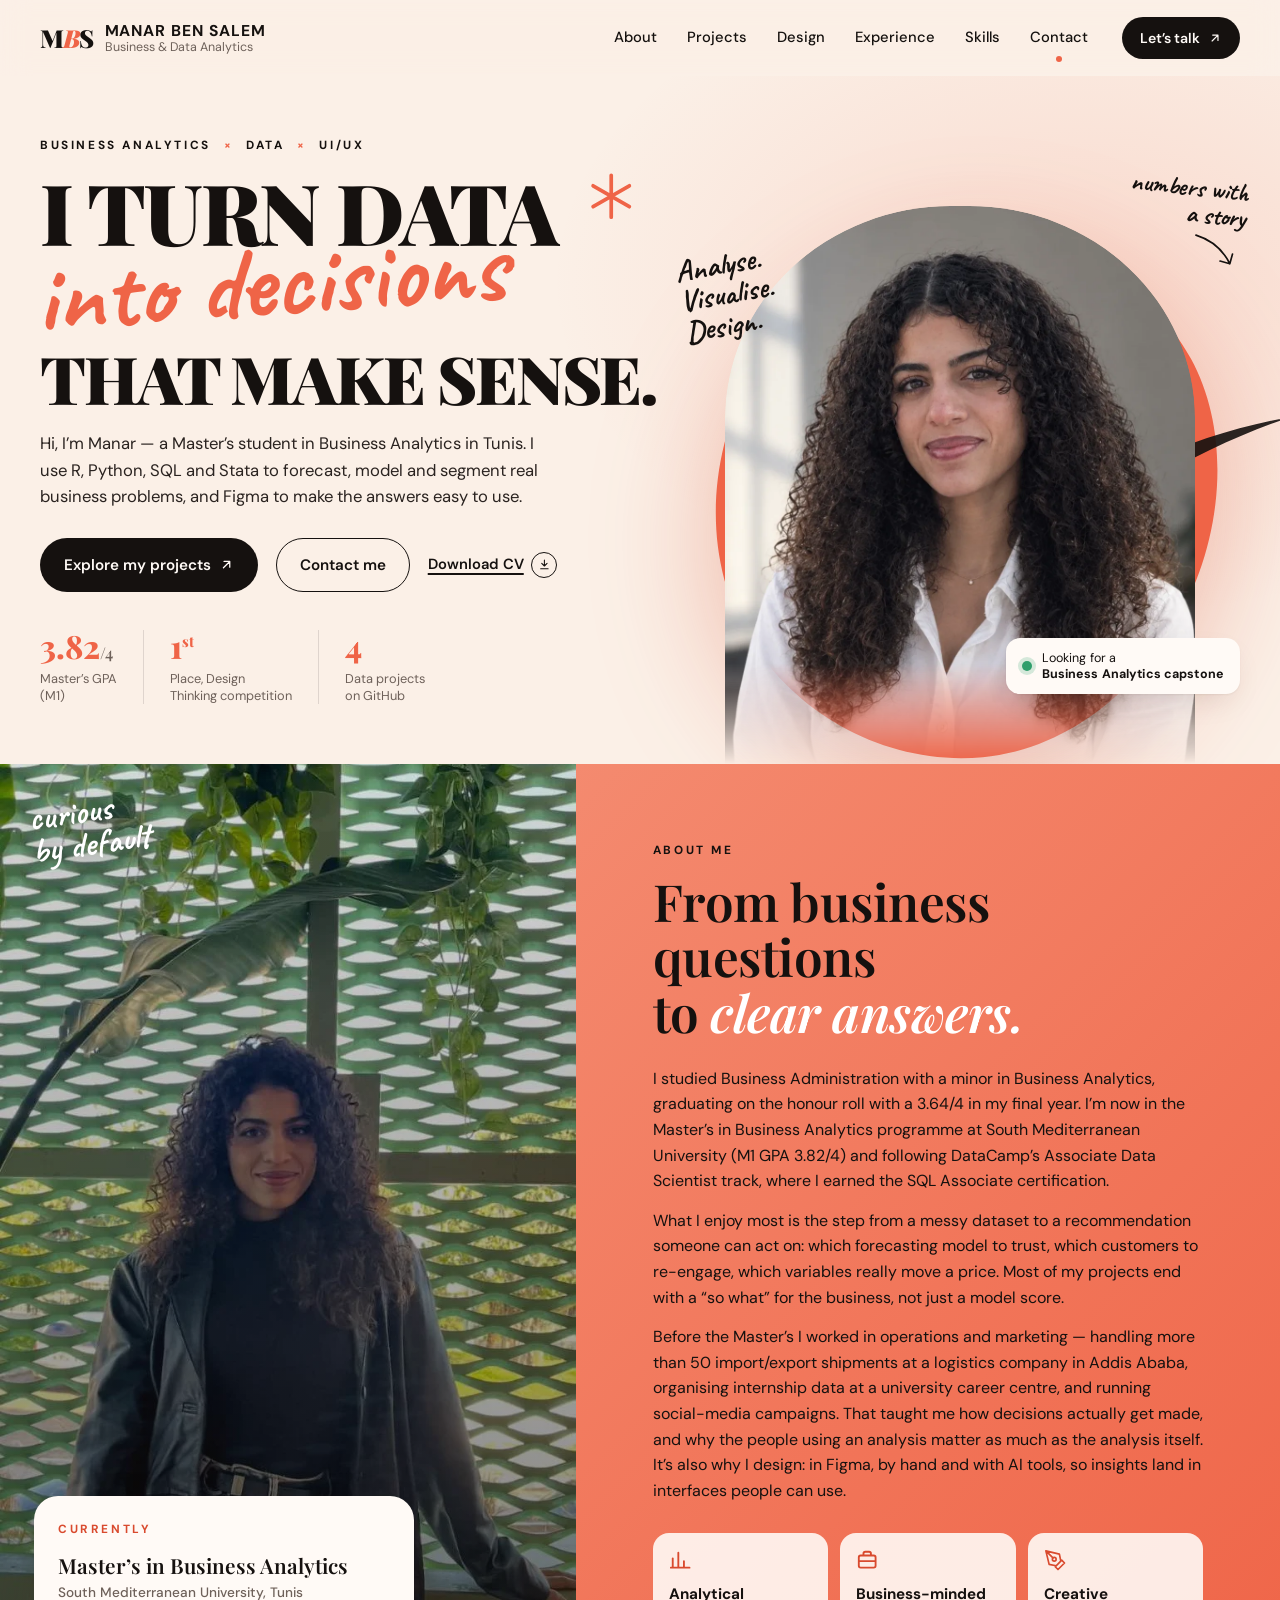
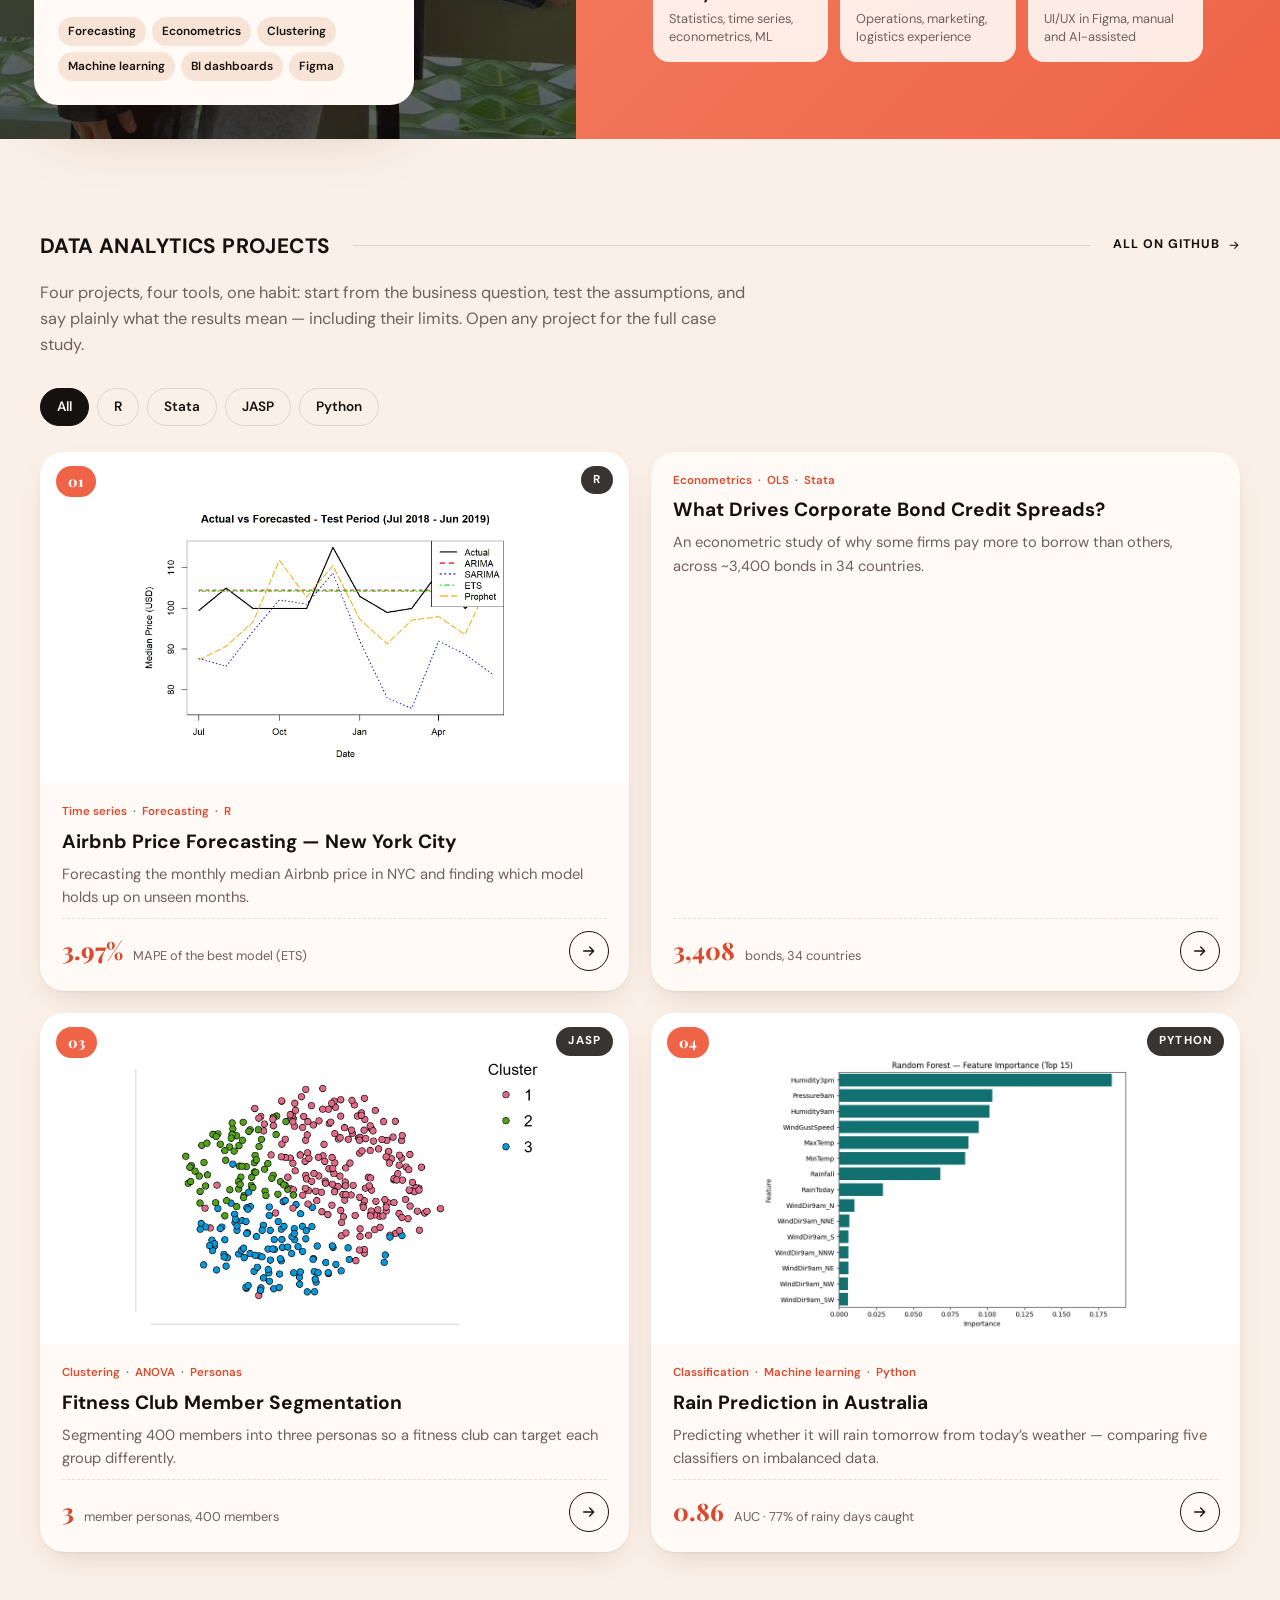
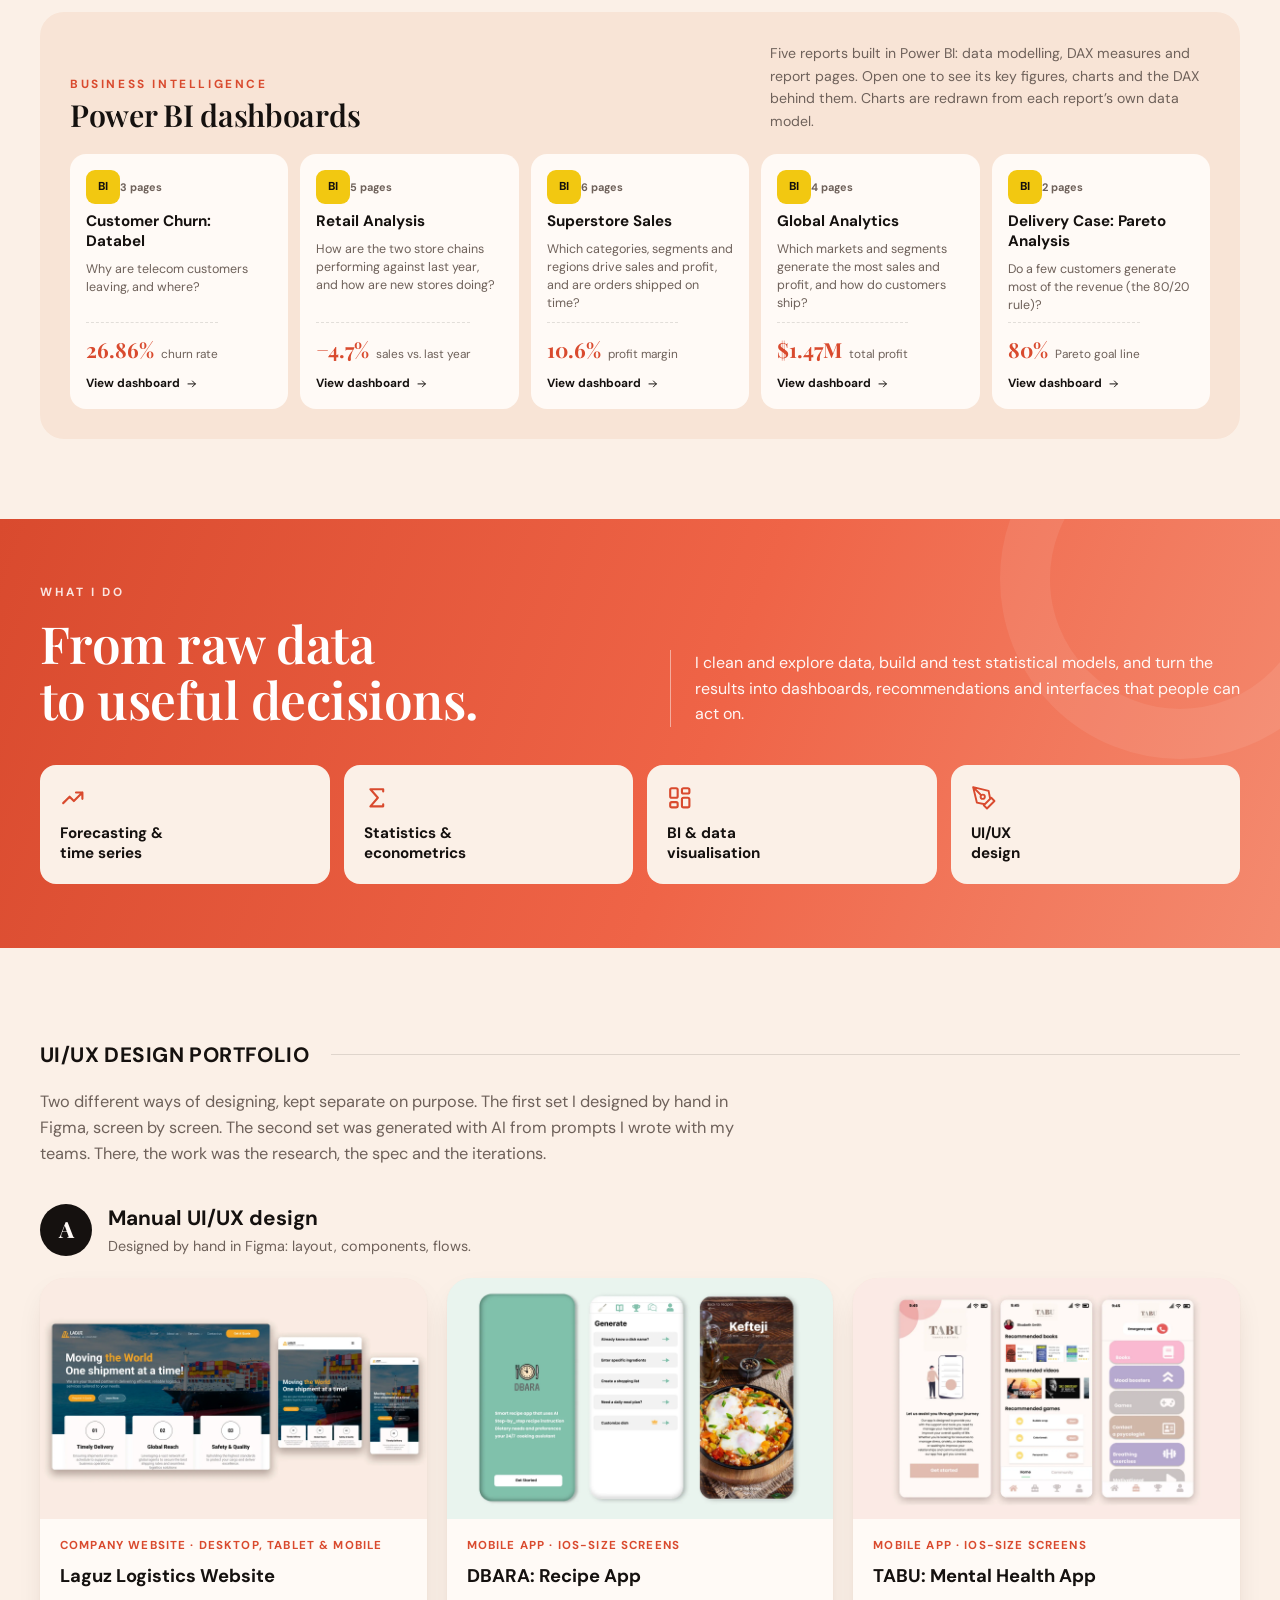
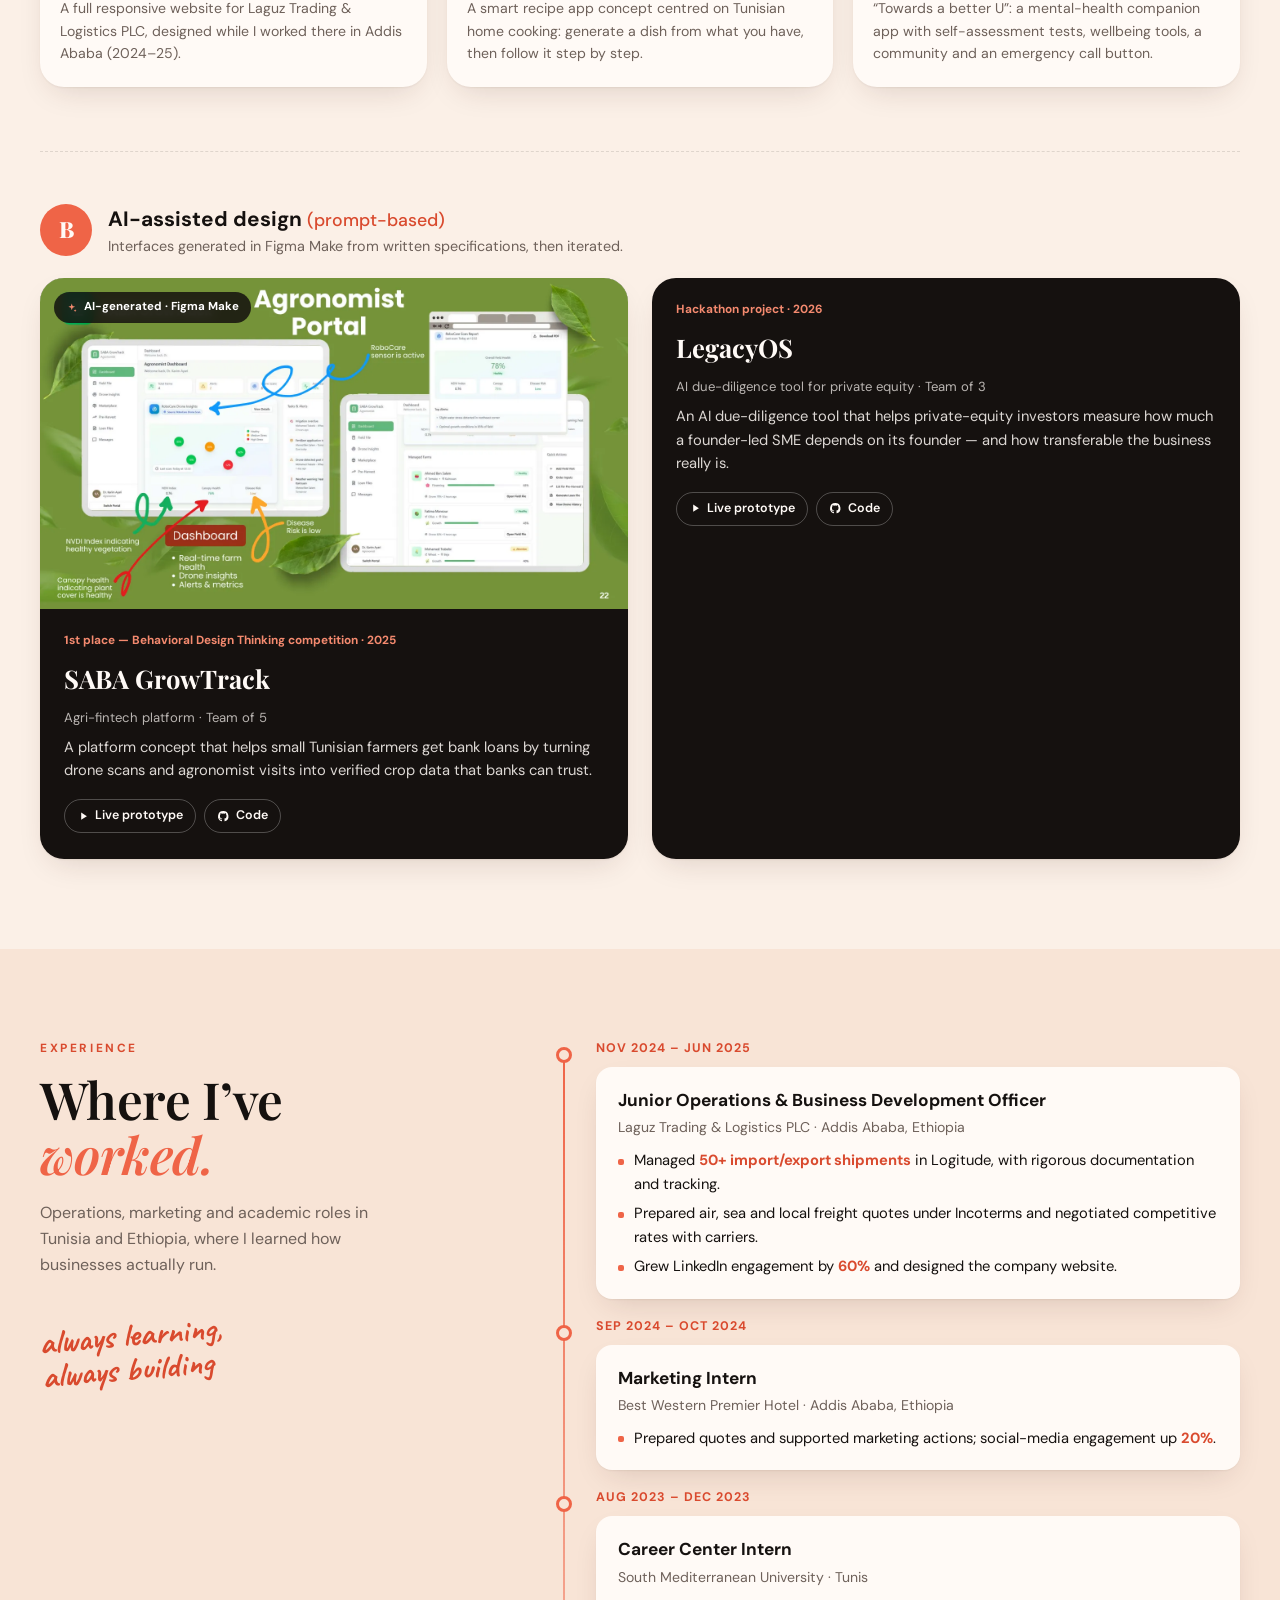
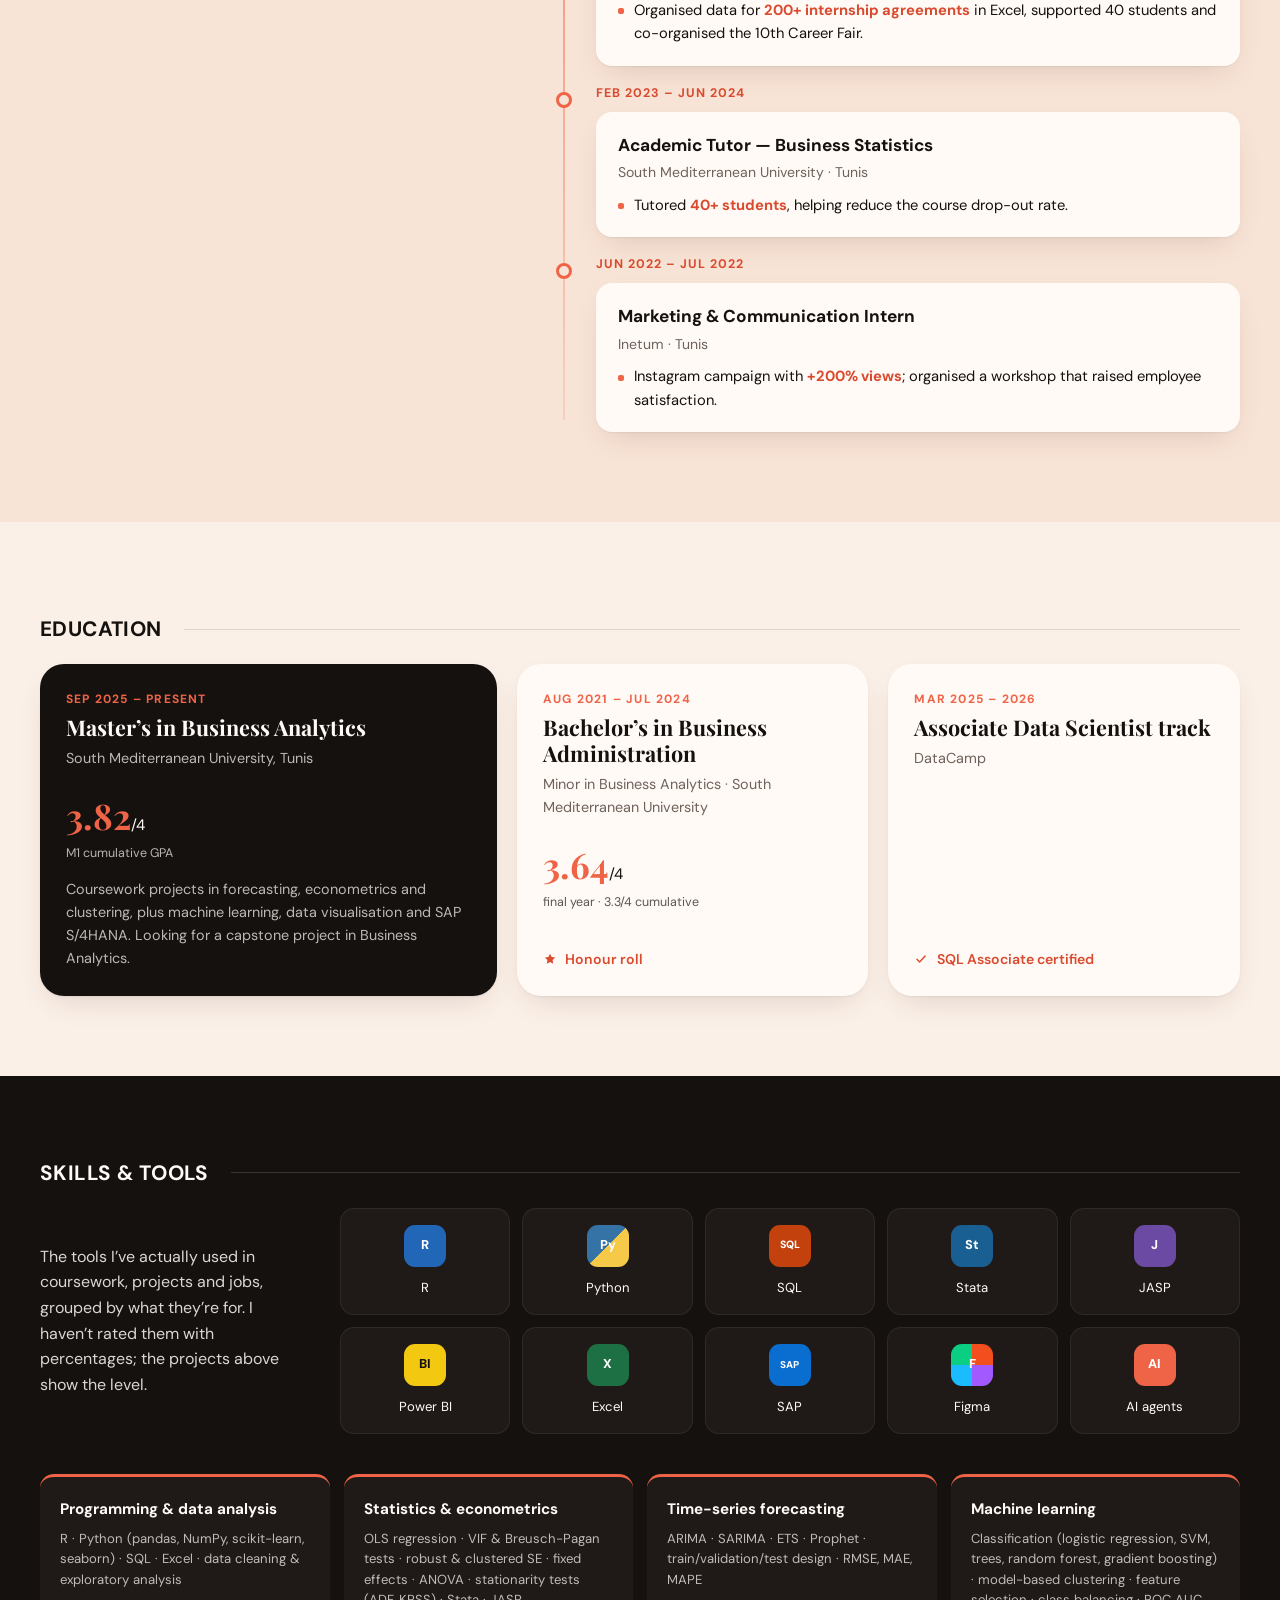
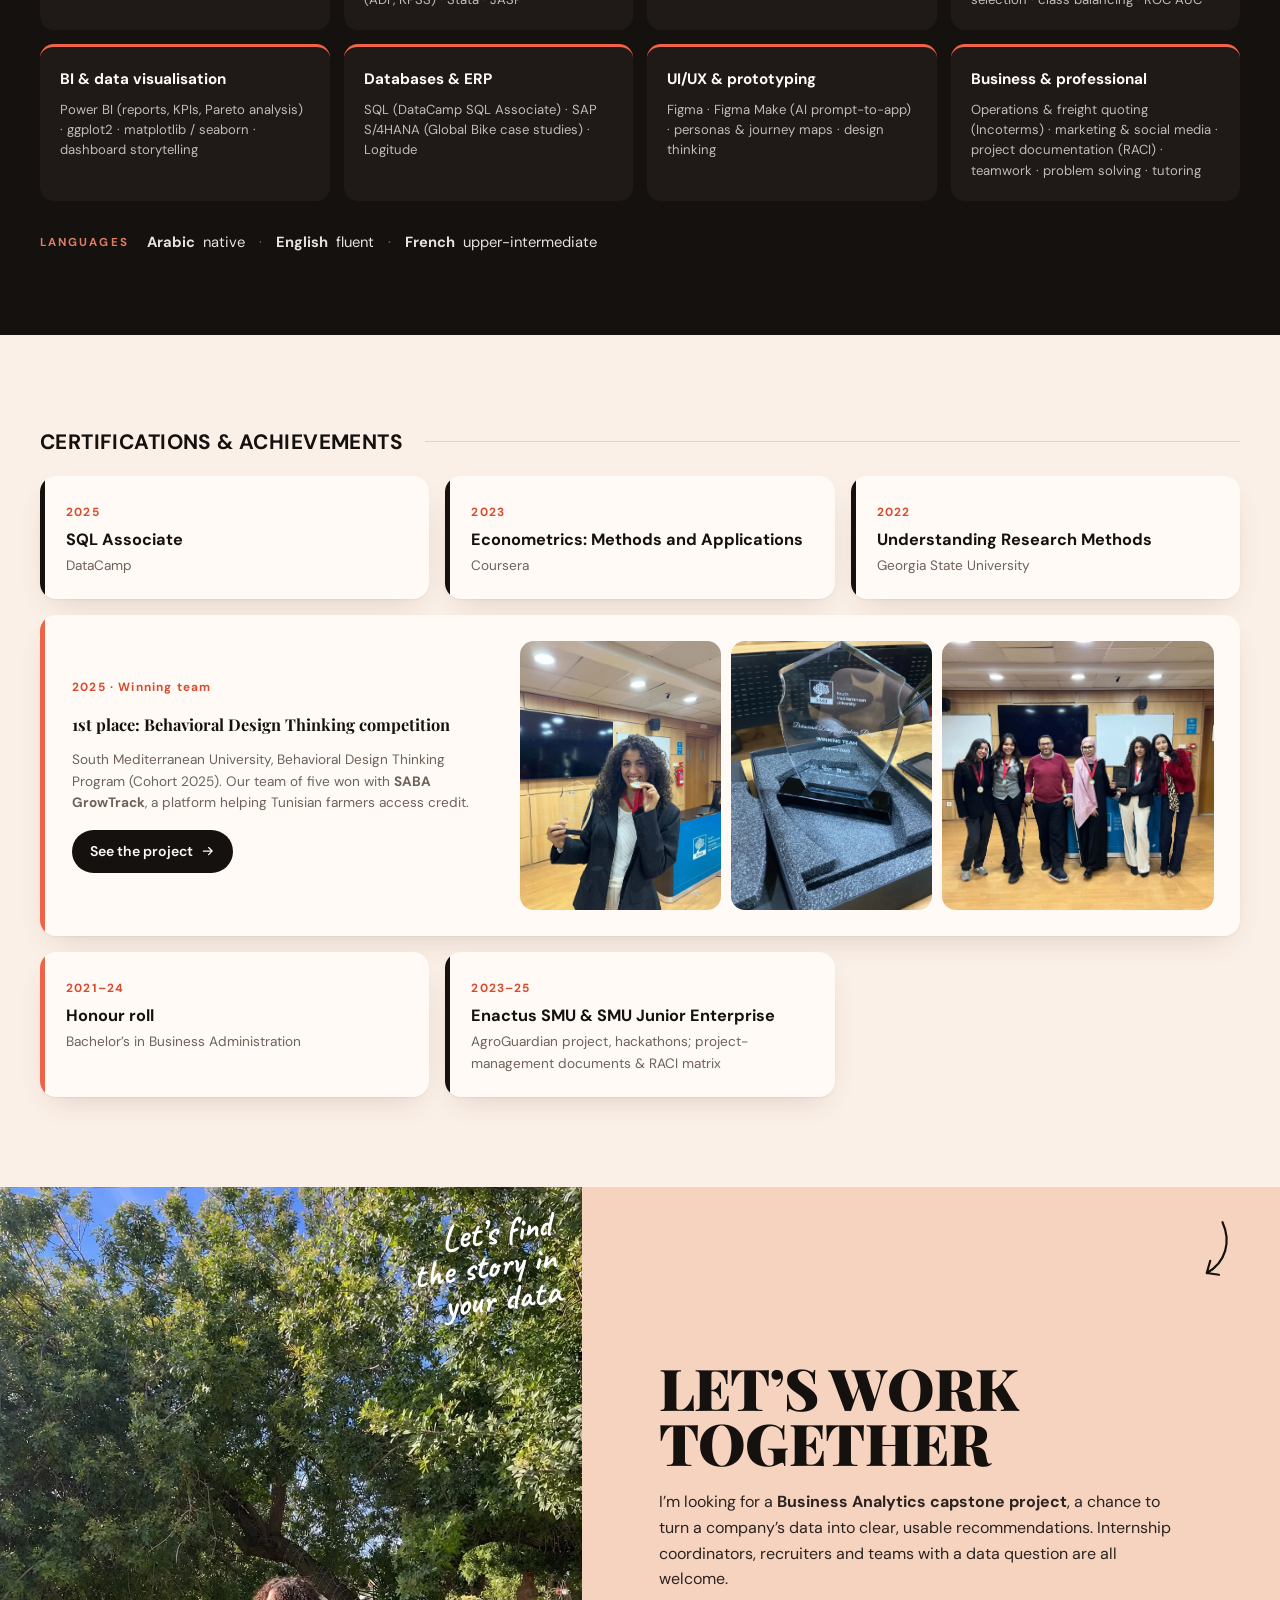
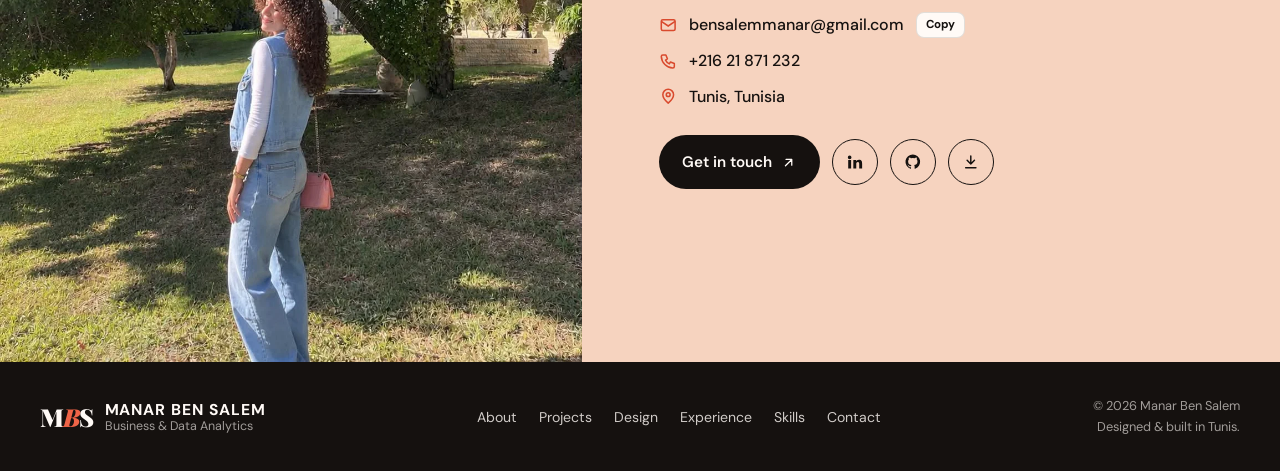
<file: index.html>
<!doctype html>
<html lang="en">
<head>
  <meta charset="utf-8">
  <meta name="viewport" content="width=device-width, initial-scale=1">
  <title>Manar Ben Salem — Business & Data Analyst</title>
  <meta name="description" content="Portfolio of Manar Ben Salem — Master's student in Business Analytics. Forecasting, econometrics, segmentation, machine learning and UI/UX design.">
  <meta property="og:title" content="Manar Ben Salem — Business & Data Analyst">
  <meta property="og:description" content="Turning business data into clear, usable recommendations.">
  <meta property="og:image" content="assets/img/manar.jpg">
  <link rel="icon" href="assets/img/favicon.svg" type="image/svg+xml">
  <link rel="preconnect" href="https://fonts.googleapis.com">
  <link rel="preconnect" href="https://fonts.gstatic.com" crossorigin>
  <link href="https://fonts.googleapis.com/css2?family=Caveat:wght@500;700&family=DM+Sans:opsz,wght@9..40,400;9..40,500;9..40,600;9..40,700&family=Playfair+Display:ital,wght@0,600;0,800;0,900;1,700;1,800&display=swap" rel="stylesheet">
  <link rel="stylesheet" href="css/style.css">
</head>
<body>
  <a class="skip" href="#main">Skip to content</a>

  <!-- ============================ NAV ============================ -->
  <header class="nav" id="top">
    <div class="wrap nav__inner">
      <a href="#home" class="brand" aria-label="Manar Ben Salem — home">
        <span class="brand__mono">M<i>B</i>S</span>
        <span class="brand__text"><b>Manar Ben Salem</b><small>Business &amp; Data Analytics</small></span>
      </a>
      <nav class="nav__links" aria-label="Main">
        <a href="#about">About</a>
        <a href="#projects">Projects</a>
        <a href="#design">Design</a>
        <a href="#experience">Experience</a>
        <a href="#skills">Skills</a>
        <a href="#contact">Contact</a>
      </nav>
      <a href="#contact" class="btn btn--dark btn--sm nav__cta">Let’s talk <svg class="i"><use href="#i-arrow-ur"/></svg></a>
      <button class="nav__burger" aria-label="Open menu" aria-expanded="false" aria-controls="mobile-menu"><span></span><span></span></button>
    </div>
    <div class="mobile-menu" id="mobile-menu" hidden>
      <a href="#about">About</a><a href="#projects">Data projects</a><a href="#design">UI/UX design</a><a href="#experience">Experience</a><a href="#education">Education</a><a href="#skills">Skills</a><a href="#contact">Contact</a>
    </div>
  </header>

  <main id="main">
  <!-- ============================ HERO ============================ -->
  <section class="hero" id="home">
    <div class="wrap hero__grid">
      <div class="hero__copy">
        <p class="eyebrow reveal">Business Analytics <span>×</span> Data <span>×</span> UI/UX</p>
        <h1 class="hero__title reveal">
          <span class="l1">I turn data</span>
          <span class="l2 script">into decisions</span>
          <span class="l3">that make sense.</span>
          <svg class="asterisk" viewBox="0 0 40 40" aria-hidden="true"><use href="#i-asterisk"/></svg>
        </h1>
        <p class="hero__lead reveal">Hi, I’m Manar — a Master’s student in Business Analytics in Tunis. I use R, Python, SQL and Stata to forecast, model and segment real business problems, and Figma to make the answers easy to use.</p>
        <div class="hero__actions reveal">
          <a href="#projects" class="btn btn--dark">Explore my projects <svg class="i"><use href="#i-arrow-ur"/></svg></a>
          <a href="#contact" class="btn btn--ghost">Contact me</a>
          <a href="assets/cv/Manar_Ben_Salem_CV.pdf" class="link-dl" download>Download CV <span class="dl-ic"><svg class="i"><use href="#i-download"/></svg></span></a>
        </div>
        <dl class="hero__stats reveal">
          <div><dt>3.82<small>/4</small></dt><dd>Master’s GPA<br>(M1)</dd></div>
          <div><dt>1<sup>st</sup></dt><dd>Place, Design<br>Thinking competition</dd></div>
          <div><dt>4</dt><dd>Data projects<br>on GitHub</dd></div>
        </dl>
      </div>

      <div class="hero__visual reveal">
        <svg class="blob" viewBox="0 0 600 640" aria-hidden="true"><path d="M318 22c96 6 190 58 238 146 46 84 38 198-6 286-46 92-132 168-236 178-108 10-214-46-270-136C-12 408-8 286 42 192 94 94 214 16 318 22z"/></svg>
        <svg class="brush" viewBox="0 0 520 120" aria-hidden="true"><path d="M8 84c80-30 190-58 300-62 70-3 140 6 204 22-60-6-140-6-206 4-96 14-196 40-298 66z"/></svg>
        <img class="hero__photo" src="assets/img/manar.webp" alt="Portrait of Manar Ben Salem" width="1000" height="1188" fetchpriority="high">
        <p class="hero__note script" aria-hidden="true">Analyse.<br>Visualise.<br>Design.</p>
        <div class="hero__badge">
          <span class="dot"></span>
          <span>Looking for a<br><b>Business Analytics capstone</b></span>
        </div>
        <p class="hero__tag script" aria-hidden="true">numbers with<br>a story <svg viewBox="0 0 60 40"><path d="M2 6c20 4 34 14 44 30M46 36l-12-2M46 36l2-12"/></svg></p>
      </div>
    </div>
  </section>

  <!-- ============================ ABOUT ============================ -->
  <section class="about" id="about">
    <div class="about__media">
      <div class="about__card">
        <p class="kicker">Currently</p>
        <p class="about__now">Master’s in Business Analytics<br><span>South Mediterranean University, Tunis</span></p>
        <ul class="about__chips">
          <li>Forecasting</li><li>Econometrics</li><li>Clustering</li><li>Machine learning</li><li>BI dashboards</li><li>Figma</li>
        </ul>
      </div>
      <p class="about__script script">curious<br>by default</p>
    </div>
    <div class="about__copy">
      <p class="kicker">About me</p>
      <h2 class="h-serif">From business questions<br>to <em>clear answers.</em></h2>
      <div class="about__text">
        <p>I studied Business Administration with a minor in Business Analytics, graduating on the honour roll with a 3.64/4 in my final year. I’m now in the Master’s in Business Analytics programme at South Mediterranean University (M1 GPA 3.82/4) and following DataCamp’s Associate Data Scientist track, where I earned the SQL Associate certification.</p>
        <p>What I enjoy most is the step from a messy dataset to a recommendation someone can act on: which forecasting model to trust, which customers to re-engage, which variables really move a price. Most of my projects end with a “so what” for the business, not just a model score.</p>
        <p>Before the Master’s I worked in operations and marketing — handling more than 50 import/export shipments at a logistics company in Addis Ababa, organising internship data at a university career centre, and running social-media campaigns. That taught me how decisions actually get made, and why the people using an analysis matter as much as the analysis itself. It’s also why I design: in Figma, by hand and with AI tools, so insights land in interfaces people can use.</p>
      </div>
      <div class="about__pillars">
        <div><svg class="i"><use href="#i-chart"/></svg><b>Analytical</b><span>Statistics, time series, econometrics, ML</span></div>
        <div><svg class="i"><use href="#i-brief"/></svg><b>Business-minded</b><span>Operations, marketing, logistics experience</span></div>
        <div><svg class="i"><use href="#i-pen"/></svg><b>Creative</b><span>UI/UX in Figma, manual and AI-assisted</span></div>
      </div>
    </div>
  </section>

  <!-- ============================ DATA PROJECTS ============================ -->
  <section class="projects" id="projects">
    <div class="wrap">
      <div class="sec-head">
        <h2 class="sec-title">Data analytics projects</h2>
        <span class="sec-rule"></span>
        <a class="sec-link" href="https://github.com/bensalemmanar-creator" target="_blank" rel="noopener">All on GitHub <svg class="i"><use href="#i-arrow-r"/></svg></a>
      </div>
      <p class="sec-intro">Four projects, four tools, one habit: start from the business question, test the assumptions, and say plainly what the results mean — including their limits. Open any project for the full case study.</p>
      <div class="filters" role="tablist" aria-label="Filter projects by tool">
        <button class="chip is-on" data-filter="all" role="tab" aria-selected="true">All</button>
        <button class="chip" data-filter="R" role="tab" aria-selected="false">R</button>
        <button class="chip" data-filter="Stata" role="tab" aria-selected="false">Stata</button>
        <button class="chip" data-filter="JASP" role="tab" aria-selected="false">JASP</button>
        <button class="chip" data-filter="Python" role="tab" aria-selected="false">Python</button>
      </div>
      <div class="pgrid" id="data-grid"></div>

      <div class="bi">
        <div class="bi__head">
          <div>
            <p class="kicker">Business intelligence</p>
            <h3 class="h-serif h-serif--sm">Power BI dashboards</h3>
          </div>
          <p class="bi__note">Five reports built in Power BI: data modelling, DAX measures and report pages. Open one to see its key figures, charts and the DAX behind them. Charts are redrawn from each report’s own data model.</p>
        </div>
        <div class="bi__grid" id="bi-grid"></div>
      </div>
    </div>
  </section>

  <!-- ============================ WHAT I DO (band) ============================ -->
  <section class="band">
    <div class="wrap band__grid">
      <div>
        <p class="kicker kicker--light">What I do</p>
        <h2 class="h-serif h-serif--light">From raw data<br>to useful decisions.</h2>
      </div>
      <p class="band__text">I clean and explore data, build and test statistical models, and turn the results into dashboards, recommendations and interfaces that people can act on.</p>
      <ul class="band__cards">
        <li><svg class="i"><use href="#i-trend"/></svg><b>Forecasting &amp;<br>time series</b></li>
        <li><svg class="i"><use href="#i-sigma"/></svg><b>Statistics &amp;<br>econometrics</b></li>
        <li><svg class="i"><use href="#i-grid"/></svg><b>BI &amp; data<br>visualisation</b></li>
        <li><svg class="i"><use href="#i-pen"/></svg><b>UI/UX<br>design</b></li>
      </ul>
    </div>
  </section>

  <!-- ============================ DESIGN ============================ -->
  <section class="design" id="design">
    <div class="wrap">
      <div class="sec-head">
        <h2 class="sec-title">UI/UX design portfolio</h2>
        <span class="sec-rule"></span>
      </div>
      <p class="sec-intro">Two different ways of designing, kept separate on purpose. The first set I designed by hand in Figma, screen by screen. The second set was generated with AI from prompts I wrote with my teams. There, the work was the research, the spec and the iterations.</p>

      <div class="dtrack">
        <div class="dtrack__label">
          <span class="dtrack__num">A</span>
          <div><h3>Manual UI/UX design</h3><p>Designed by hand in Figma: layout, components, flows.</p></div>
        </div>
        <div class="mgrid" id="manual-grid"></div>
      </div>

      <div class="dtrack dtrack--ai">
        <div class="dtrack__label">
          <span class="dtrack__num">B</span>
          <div><h3>AI-assisted design <em>(prompt-based)</em></h3><p>Interfaces generated in Figma Make from written specifications, then iterated.</p></div>
        </div>
        <div class="agrid" id="ai-grid"></div>
      </div>
    </div>
  </section>

  <!-- ============================ EXPERIENCE ============================ -->
  <section class="experience" id="experience">
    <div class="wrap exp__grid">
      <div class="exp__side">
        <p class="kicker">Experience</p>
        <h2 class="h-serif">Where I’ve<br><em>worked.</em></h2>
        <p class="exp__lead">Operations, marketing and academic roles in Tunisia and Ethiopia, where I learned how businesses actually run.</p>
        <p class="script exp__script">always learning,<br>always building</p>
      </div>
      <ol class="timeline">
        <li class="tl reveal">
          <div class="tl__when">Nov 2024 – Jun 2025</div>
          <div class="tl__body">
            <h3>Junior Operations &amp; Business Development Officer</h3>
            <p class="tl__org">Laguz Trading &amp; Logistics PLC · Addis Ababa, Ethiopia</p>
            <ul>
              <li>Managed <b>50+ import/export shipments</b> in Logitude, with rigorous documentation and tracking.</li>
              <li>Prepared air, sea and local freight quotes under Incoterms and negotiated competitive rates with carriers.</li>
              <li>Grew LinkedIn engagement by <b>60%</b> and designed the company website.</li>
            </ul>
          </div>
        </li>
        <li class="tl reveal">
          <div class="tl__when">Sep 2024 – Oct 2024</div>
          <div class="tl__body">
            <h3>Marketing Intern</h3>
            <p class="tl__org">Best Western Premier Hotel · Addis Ababa, Ethiopia</p>
            <ul><li>Prepared quotes and supported marketing actions; social-media engagement up <b>20%</b>.</li></ul>
          </div>
        </li>
        <li class="tl reveal">
          <div class="tl__when">Aug 2023 – Dec 2023</div>
          <div class="tl__body">
            <h3>Career Center Intern</h3>
            <p class="tl__org">South Mediterranean University · Tunis</p>
            <ul><li>Organised data for <b>200+ internship agreements</b> in Excel, supported 40 students and co-organised the 10th Career Fair.</li></ul>
          </div>
        </li>
        <li class="tl reveal">
          <div class="tl__when">Feb 2023 – Jun 2024</div>
          <div class="tl__body">
            <h3>Academic Tutor — Business Statistics</h3>
            <p class="tl__org">South Mediterranean University · Tunis</p>
            <ul><li>Tutored <b>40+ students</b>, helping reduce the course drop-out rate.</li></ul>
          </div>
        </li>
        <li class="tl reveal">
          <div class="tl__when">Jun 2022 – Jul 2022</div>
          <div class="tl__body">
            <h3>Marketing &amp; Communication Intern</h3>
            <p class="tl__org">Inetum · Tunis</p>
            <ul><li>Instagram campaign with <b>+200% views</b>; organised a workshop that raised employee satisfaction.</li></ul>
          </div>
        </li>
      </ol>
    </div>
  </section>

  <!-- ============================ EDUCATION ============================ -->
  <section class="education" id="education">
    <div class="wrap">
      <div class="sec-head">
        <h2 class="sec-title">Education</h2>
        <span class="sec-rule"></span>
      </div>
      <div class="edu">
        <article class="edu__card edu__card--main reveal">
          <p class="edu__when">Sep 2025 – present</p>
          <h3>Master’s in Business Analytics</h3>
          <p class="edu__org">South Mediterranean University, Tunis</p>
          <p class="edu__gpa"><b>3.82</b>/4 <span>M1 cumulative GPA</span></p>
          <p class="edu__txt">Coursework projects in forecasting, econometrics and clustering, plus machine learning, data visualisation and SAP S/4HANA. Looking for a capstone project in Business Analytics.</p>
        </article>
        <article class="edu__card reveal">
          <p class="edu__when">Aug 2021 – Jul 2024</p>
          <h3>Bachelor’s in Business Administration</h3>
          <p class="edu__org">Minor in Business Analytics · South Mediterranean University</p>
          <p class="edu__gpa"><b>3.64</b>/4 <span>final year · 3.3/4 cumulative</span></p>
          <p class="edu__honor"><svg class="i"><use href="#i-star"/></svg> Honour roll</p>
        </article>
        <article class="edu__card reveal">
          <p class="edu__when">Mar 2025 – 2026</p>
          <h3>Associate Data Scientist track</h3>
          <p class="edu__org">DataCamp</p>
          <p class="edu__honor"><svg class="i"><use href="#i-check"/></svg> SQL Associate certified</p>
        </article>
      </div>
    </div>
  </section>

  <!-- ============================ SKILLS ============================ -->
  <section class="skills" id="skills">
    <div class="wrap">
      <div class="sec-head sec-head--dark">
        <h2 class="sec-title">Skills &amp; tools</h2>
        <span class="sec-rule"></span>
      </div>
      <div class="skills__grid">
        <div class="skills__intro">
          <p>The tools I’ve actually used in coursework, projects and jobs, grouped by what they’re for. I haven’t rated them with percentages; the projects above show the level.</p>
        </div>
        <div class="tools" id="tools">
          <div class="tool"><span class="tool__ic t-r">R</span>R</div>
          <div class="tool"><span class="tool__ic t-py">Py</span>Python</div>
          <div class="tool"><span class="tool__ic t-sql">SQL</span>SQL</div>
          <div class="tool"><span class="tool__ic t-st">St</span>Stata</div>
          <div class="tool"><span class="tool__ic t-jasp">J</span>JASP</div>
          <div class="tool"><span class="tool__ic t-pbi">BI</span>Power BI</div>
          <div class="tool"><span class="tool__ic t-xl">X</span>Excel</div>
          <div class="tool"><span class="tool__ic t-sap">SAP</span>SAP</div>
          <div class="tool"><span class="tool__ic t-fig">F</span>Figma</div>
          <div class="tool"><span class="tool__ic t-ai">AI</span>AI agents</div>
        </div>
      </div>
      <div class="skillcats">
        <div class="skillcat"><h3>Programming &amp; data analysis</h3><p>R · Python (pandas, NumPy, scikit-learn, seaborn) · SQL · Excel · data cleaning &amp; exploratory analysis</p></div>
        <div class="skillcat"><h3>Statistics &amp; econometrics</h3><p>OLS regression · VIF &amp; Breusch-Pagan tests · robust &amp; clustered SE · fixed effects · ANOVA · stationarity tests (ADF, KPSS) · Stata · JASP</p></div>
        <div class="skillcat"><h3>Time-series forecasting</h3><p>ARIMA · SARIMA · ETS · Prophet · train/validation/test design · RMSE, MAE, MAPE</p></div>
        <div class="skillcat"><h3>Machine learning</h3><p>Classification (logistic regression, SVM, trees, random forest, gradient boosting) · model-based clustering · feature selection · class balancing · ROC AUC</p></div>
        <div class="skillcat"><h3>BI &amp; data visualisation</h3><p>Power BI (reports, KPIs, Pareto analysis) · ggplot2 · matplotlib / seaborn · dashboard storytelling</p></div>
        <div class="skillcat"><h3>Databases &amp; ERP</h3><p>SQL (DataCamp SQL Associate) · SAP S/4HANA (Global Bike case studies) · Logitude</p></div>
        <div class="skillcat"><h3>UI/UX &amp; prototyping</h3><p>Figma · Figma Make (AI prompt-to-app) · personas &amp; journey maps · design thinking</p></div>
        <div class="skillcat"><h3>Business &amp; professional</h3><p>Operations &amp; freight quoting (Incoterms) · marketing &amp; social media · project documentation (RACI) · teamwork · problem solving · tutoring</p></div>
      </div>
      <div class="langs">
        <span>Languages</span>
        <b>Arabic</b> native <i>·</i> <b>English</b> fluent <i>·</i> <b>French</b> upper-intermediate
      </div>
    </div>
  </section>

  <!-- ============================ CERTIFICATIONS ============================ -->
  <section class="certs" id="certifications">
    <div class="wrap">
      <div class="sec-head">
        <h2 class="sec-title">Certifications &amp; achievements</h2>
        <span class="sec-rule"></span>
      </div>
      <div class="certs__grid">
        <div class="cert reveal"><span class="cert__yr">2025</span><h3>SQL Associate</h3><p>DataCamp</p></div>
        <div class="cert reveal"><span class="cert__yr">2023</span><h3>Econometrics: Methods and Applications</h3><p>Coursera</p></div>
        <div class="cert reveal"><span class="cert__yr">2022</span><h3>Understanding Research Methods</h3><p>Georgia State University</p></div>
        <article class="cert cert--award cert--feature reveal">
          <div class="feat__text">
            <span class="cert__yr">2025 · Winning team</span>
            <h3>1st place: Behavioral Design Thinking competition</h3>
            <p>South Mediterranean University, Behavioral Design Thinking Program (Cohort 2025). Our team of five won with <b>SABA GrowTrack</b>, a platform helping Tunisian farmers access credit.</p>
            <button class="btn btn--dark btn--sm" data-open="ai:saba">See the project <svg class="i"><use href="#i-arrow-r"/></svg></button>
          </div>
          <div class="feat__photos">
            <figure data-zoom="assets/img/award-medal.webp" data-cap="Receiving the 1st-place medal" tabindex="0" role="button" aria-label="Enlarge photo: receiving the medal"><img src="assets/img/award-medal.webp" alt="Manar holding the 1st-place medal and trophy" loading="lazy"></figure>
            <figure data-zoom="assets/img/award-trophy.webp" data-cap="Winning Team trophy, Behavioral Design Thinking Program, Cohort 2025" tabindex="0" role="button" aria-label="Enlarge photo: the trophy"><img src="assets/img/award-trophy.webp" alt="Glass trophy reading Behavioral Design Thinking Program, Winning Team, Cohort 2025" loading="lazy"></figure>
            <figure data-zoom="assets/img/award-team.webp" data-cap="The winning team at the award ceremony" tabindex="0" role="button" aria-label="Enlarge photo: the winning team"><img src="assets/img/award-team.webp" alt="The winning team with medals and trophy" loading="lazy"></figure>
          </div>
        </article>
        <div class="cert cert--award reveal"><span class="cert__yr">2021–24</span><h3>Honour roll</h3><p>Bachelor’s in Business Administration</p></div>
        <div class="cert reveal"><span class="cert__yr">2023–25</span><h3>Enactus SMU &amp; SMU Junior Enterprise</h3><p>AgroGuardian project, hackathons; project-management documents &amp; RACI matrix</p></div>
      </div>
    </div>
  </section>

  <!-- ============================ CONTACT ============================ -->
  <section class="contact" id="contact">
    <div class="contact__grid">
      <div class="contact__photo">
        <img src="assets/img/manar-contact.webp" alt="Manar Ben Salem in a garden" loading="lazy" width="1086" height="1448">
        <p class="script contact__script">Let’s find<br>the story in<br>your data</p>
      </div>
      <div class="contact__copy">
        <svg class="contact__arrow" viewBox="0 0 80 80" aria-hidden="true"><path d="M60 6c10 22 4 46-18 58M42 64l14 2M42 64l4-14"/></svg>
        <h2 class="contact__title">Let’s work<br>together</h2>
        <p>I’m looking for a <b>Business Analytics capstone project</b>, a chance to turn a company’s data into clear, usable recommendations. Internship coordinators, recruiters and teams with a data question are all welcome.</p>
        <ul class="contact__list">
          <li><svg class="i"><use href="#i-mail"/></svg><a href="mailto:bensalemmanar@gmail.com">bensalemmanar@gmail.com</a><button class="copy" data-copy="bensalemmanar@gmail.com" aria-label="Copy email address">Copy</button></li>
          <li><svg class="i"><use href="#i-phone"/></svg><a href="tel:+21621871232">+216 21 871 232</a></li>
          <li><svg class="i"><use href="#i-pin"/></svg><span>Tunis, Tunisia</span></li>
        </ul>
        <div class="contact__actions">
          <a href="mailto:bensalemmanar@gmail.com" class="btn btn--dark">Get in touch <svg class="i"><use href="#i-arrow-ur"/></svg></a>
          <a href="https://www.linkedin.com/in/manar-ben-salem" target="_blank" rel="noopener" class="social" aria-label="LinkedIn"><svg class="i"><use href="#i-in"/></svg></a>
          <a href="https://github.com/bensalemmanar-creator" target="_blank" rel="noopener" class="social" aria-label="GitHub"><svg class="i"><use href="#i-gh"/></svg></a>
          <a href="assets/cv/Manar_Ben_Salem_CV.pdf" download class="social" aria-label="Download CV"><svg class="i"><use href="#i-download"/></svg></a>
        </div>
      </div>
    </div>
  </section>
  </main>

  <!-- ============================ FOOTER ============================ -->
  <footer class="footer">
    <div class="wrap footer__inner">
      <a href="#home" class="brand brand--light"><span class="brand__mono">M<i>B</i>S</span><span class="brand__text"><b>Manar Ben Salem</b><small>Business &amp; Data Analytics</small></span></a>
      <nav aria-label="Footer"><a href="#about">About</a><a href="#projects">Projects</a><a href="#design">Design</a><a href="#experience">Experience</a><a href="#skills">Skills</a><a href="#contact">Contact</a></nav>
      <p>© <span id="yr">2026</span> Manar Ben Salem<br>Designed &amp; built in Tunis.</p>
    </div>
  </footer>

  <!-- ============================ MODAL ============================ -->
  <div class="modal" id="modal" role="dialog" aria-modal="true" aria-labelledby="modal-title" hidden>
    <div class="modal__scrim" data-close></div>
    <article class="modal__panel" tabindex="-1">
      <button class="modal__close" data-close aria-label="Close"><svg class="i"><use href="#i-x"/></svg></button>
      <div class="modal__body" id="modal-body"></div>
    </article>
  </div>
  <div class="lightbox" id="lightbox" hidden><button class="modal__close" aria-label="Close image"><svg class="i"><use href="#i-x"/></svg></button><figure><img alt=""><figcaption></figcaption></figure></div>

  <!-- ============================ ICONS ============================ -->
  <svg width="0" height="0" style="position:absolute" aria-hidden="true">
    <symbol id="i-arrow-ur" viewBox="0 0 24 24"><path d="M7 17 17 7M8 7h9v9" fill="none" stroke="currentColor" stroke-width="2" stroke-linecap="round" stroke-linejoin="round"/></symbol>
    <symbol id="i-arrow-r" viewBox="0 0 24 24"><path d="M4 12h15M13 6l6 6-6 6" fill="none" stroke="currentColor" stroke-width="2" stroke-linecap="round" stroke-linejoin="round"/></symbol>
    <symbol id="i-download" viewBox="0 0 24 24"><path d="M12 4v11M7 10l5 5 5-5M5 20h14" fill="none" stroke="currentColor" stroke-width="2" stroke-linecap="round" stroke-linejoin="round"/></symbol>
    <symbol id="i-x" viewBox="0 0 24 24"><path d="M6 6l12 12M18 6 6 18" fill="none" stroke="currentColor" stroke-width="2" stroke-linecap="round"/></symbol>
    <symbol id="i-chart" viewBox="0 0 24 24"><path d="M4 20V10M10 20V4M16 20v-7M22 20H2" fill="none" stroke="currentColor" stroke-width="2" stroke-linecap="round"/></symbol>
    <symbol id="i-trend" viewBox="0 0 24 24"><path d="M3 17l6-6 4 4 8-8M15 7h6v6" fill="none" stroke="currentColor" stroke-width="2" stroke-linecap="round" stroke-linejoin="round"/></symbol>
    <symbol id="i-sigma" viewBox="0 0 24 24"><path d="M18 6V4H6l7 8-7 8h12v-2" fill="none" stroke="currentColor" stroke-width="2" stroke-linecap="round" stroke-linejoin="round"/></symbol>
    <symbol id="i-grid" viewBox="0 0 24 24"><rect x="3" y="3" width="7" height="9" rx="1.5" fill="none" stroke="currentColor" stroke-width="2"/><rect x="14" y="3" width="7" height="5" rx="1.5" fill="none" stroke="currentColor" stroke-width="2"/><rect x="14" y="12" width="7" height="9" rx="1.5" fill="none" stroke="currentColor" stroke-width="2"/><rect x="3" y="16" width="7" height="5" rx="1.5" fill="none" stroke="currentColor" stroke-width="2"/></symbol>
    <symbol id="i-pen" viewBox="0 0 24 24"><path d="M12 19l7-7 3 3-7 7-3-3zM18 13l-1.5-7.5L2 2l3.5 14.5L13 18l5-5zM2 2l7.6 7.6" fill="none" stroke="currentColor" stroke-width="1.8" stroke-linecap="round" stroke-linejoin="round"/><circle cx="11" cy="11" r="2" fill="none" stroke="currentColor" stroke-width="1.8"/></symbol>
    <symbol id="i-brief" viewBox="0 0 24 24"><rect x="3" y="7" width="18" height="13" rx="2" fill="none" stroke="currentColor" stroke-width="2"/><path d="M8 7V5a2 2 0 0 1 2-2h4a2 2 0 0 1 2 2v2M3 13h18" fill="none" stroke="currentColor" stroke-width="2"/></symbol>
    <symbol id="i-star" viewBox="0 0 24 24"><path d="M12 3l2.7 5.6 6.1.9-4.4 4.3 1 6.1L12 17l-5.4 2.9 1-6.1L3.2 9.5l6.1-.9L12 3z" fill="currentColor"/></symbol>
    <symbol id="i-check" viewBox="0 0 24 24"><path d="M5 12.5l4.5 4.5L19 7" fill="none" stroke="currentColor" stroke-width="2.4" stroke-linecap="round" stroke-linejoin="round"/></symbol>
    <symbol id="i-mail" viewBox="0 0 24 24"><rect x="3" y="5" width="18" height="14" rx="2" fill="none" stroke="currentColor" stroke-width="2"/><path d="M3 7l9 6 9-6" fill="none" stroke="currentColor" stroke-width="2"/></symbol>
    <symbol id="i-phone" viewBox="0 0 24 24"><path d="M5 4h4l2 5-2.5 1.5a11 11 0 0 0 5 5L15 13l5 2v4a2 2 0 0 1-2 2A16 16 0 0 1 3 6a2 2 0 0 1 2-2" fill="none" stroke="currentColor" stroke-width="2" stroke-linejoin="round"/></symbol>
    <symbol id="i-pin" viewBox="0 0 24 24"><path d="M12 21s-7-6.2-7-11a7 7 0 0 1 14 0c0 4.8-7 11-7 11z" fill="none" stroke="currentColor" stroke-width="2"/><circle cx="12" cy="10" r="2.5" fill="none" stroke="currentColor" stroke-width="2"/></symbol>
    <symbol id="i-in" viewBox="0 0 24 24"><path fill="currentColor" d="M4.98 3.5a2.5 2.5 0 1 1 0 5 2.5 2.5 0 0 1 0-5zM3 9.5h4V21H3V9.5zm7 0h3.8v1.6h.06c.53-1 1.83-2.06 3.77-2.06C21.6 9.04 22 11.5 22 14.7V21h-4v-5.6c0-1.34-.02-3.06-1.86-3.06-1.87 0-2.15 1.46-2.15 2.96V21h-4V9.5z"/></symbol>
    <symbol id="i-gh" viewBox="0 0 24 24"><path fill="currentColor" d="M12 2a10 10 0 0 0-3.16 19.49c.5.09.68-.22.68-.48v-1.7c-2.78.6-3.37-1.34-3.37-1.34-.45-1.16-1.11-1.47-1.11-1.47-.9-.62.07-.6.07-.6 1 .07 1.53 1.03 1.53 1.03.9 1.52 2.34 1.08 2.91.83.09-.65.35-1.08.63-1.33-2.22-.25-4.55-1.11-4.55-4.94 0-1.09.39-1.98 1.03-2.68-.1-.25-.45-1.27.1-2.65 0 0 .84-.27 2.75 1.02a9.56 9.56 0 0 1 5 0c1.91-1.3 2.75-1.02 2.75-1.02.55 1.38.2 2.4.1 2.65.64.7 1.03 1.59 1.03 2.68 0 3.84-2.34 4.68-4.57 4.93.36.31.68.92.68 1.85v2.74c0 .27.18.58.69.48A10 10 0 0 0 12 2z"/></symbol>
    <symbol id="i-figma" viewBox="0 0 24 24"><path fill="currentColor" d="M8.5 2h3.5v6.5H8.5a3.25 3.25 0 0 1 0-6.5zm3.5 0h3.5a3.25 3.25 0 0 1 0 6.5H12V2zm0 7.75a3.25 3.25 0 1 1 6.5 0 3.25 3.25 0 0 1-6.5 0zM8.5 9h3.5v6.5H8.5a3.25 3.25 0 0 1 0-6.5zm0 7.75H12V19a3.5 3.5 0 1 1-3.5-2.25z" opacity=".9"/></symbol>
    <symbol id="i-play" viewBox="0 0 24 24"><path d="M8 5v14l11-7z" fill="currentColor"/></symbol>
    <symbol id="i-sparkle" viewBox="0 0 24 24"><path d="M12 3l1.8 5.2L19 10l-5.2 1.8L12 17l-1.8-5.2L5 10l5.2-1.8L12 3zM19 15l.9 2.1L22 18l-2.1.9L19 21l-.9-2.1L16 18l2.1-.9L19 15z" fill="currentColor"/></symbol>
    <symbol id="i-asterisk" viewBox="0 0 40 40"><path d="M20 2v36M4.4 11l31.2 18M4.4 29l31.2-18" stroke="currentColor" stroke-width="3.2" stroke-linecap="round"/></symbol>
  </svg>

  <script src="js/data.js"></script>
  <script src="js/main.js"></script>
</body>
</html>
</file>
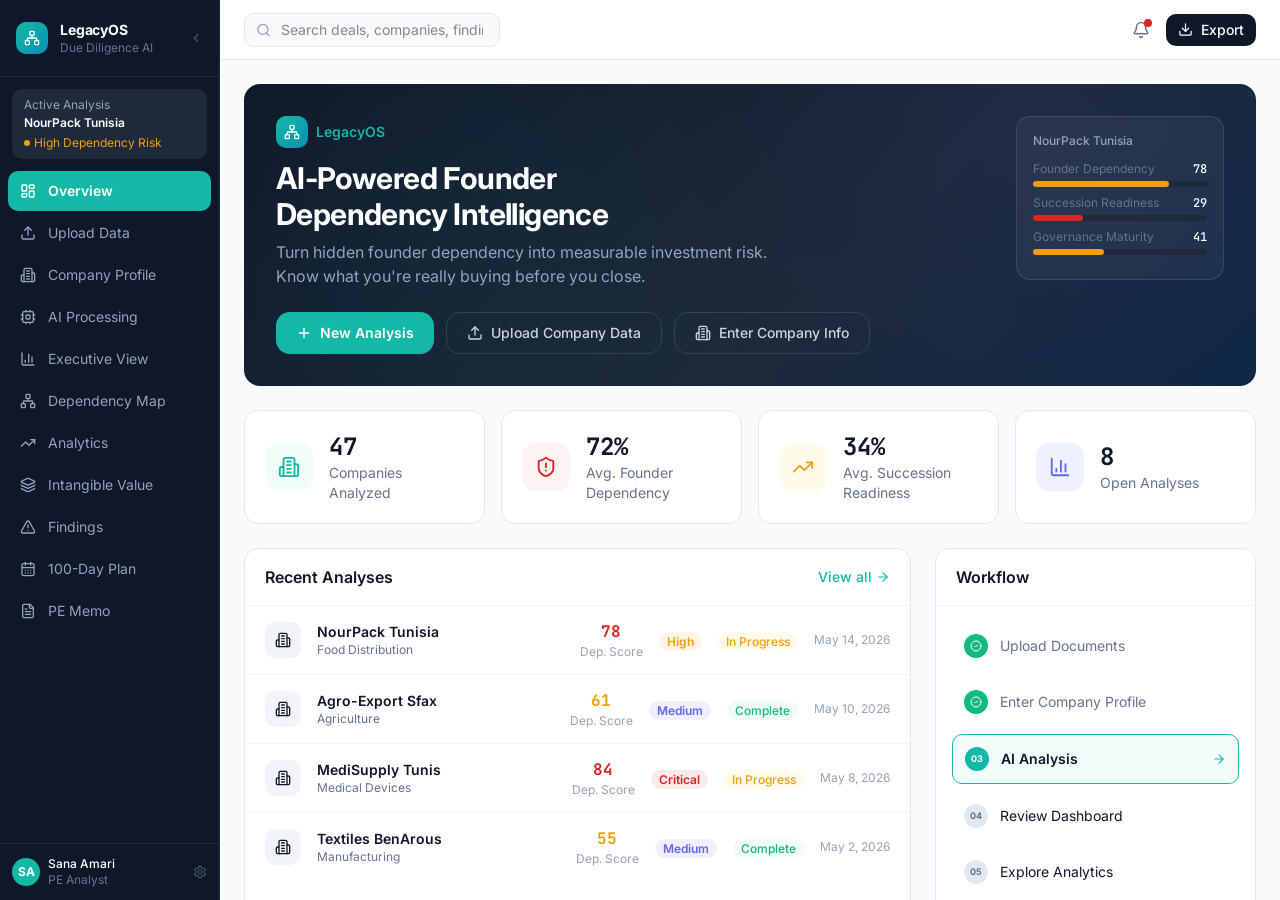
<file: prototypes/legacyos/index.html>
<!DOCTYPE html>
  <html lang="en">
    <head>
      <meta charset="UTF-8" />
      <meta name="viewport" content="width=device-width, initial-scale=1.0" />
      <title>Create new component (Copy)</title>
      <style>html, body { height: 100%; margin: 0; } #root { height: 100%; }</style>
      <script type="module" crossorigin src="./assets/index-BAKDnni2.js"></script>
      <link rel="stylesheet" crossorigin href="./assets/index-CyzYvvXI.css">
    </head>

    <body>
      <div id="root"></div>
    </body>
  </html>
</file>
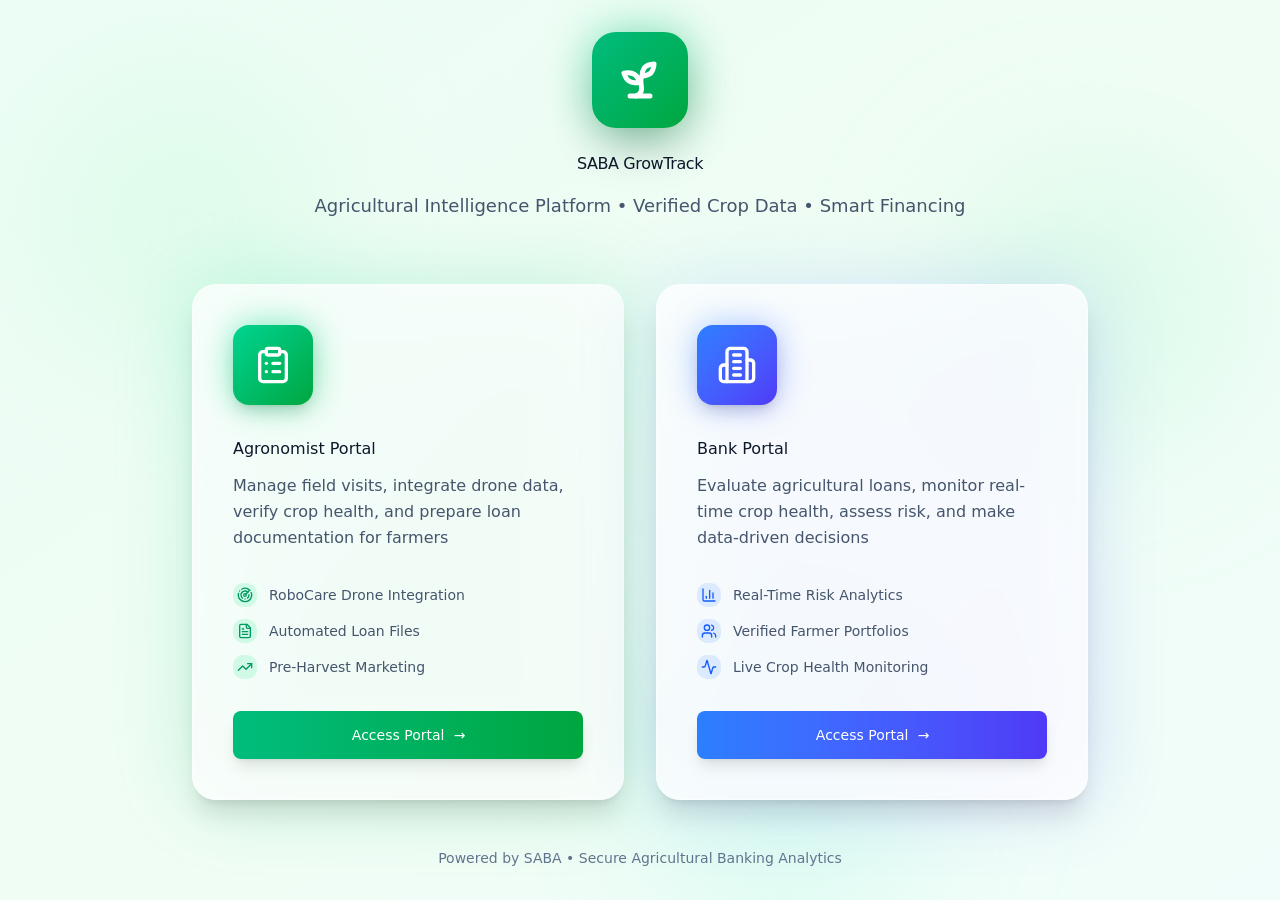
<file: prototypes/saba-growtrack/index.html>
<!DOCTYPE html>
  <html lang="en">
    <head>
      
      <meta charset="UTF-8" />
      <meta name="viewport" content="width=device-width, initial-scale=1.0" />
      <title>SABA GrowTrack Dashboard Design</title>
      
      <meta name="robots" content="noindex, nofollow" />
      <style>html, body { height: 100%; margin: 0; } #root { height: 100%; }</style>
      
      <script type="module" crossorigin src="./assets/index-Jv69tm8j.js"></script>
      <link rel="stylesheet" crossorigin href="./assets/index-BI0VZZYd.css">
    </head>

    <body>
      
      <div id="root"></div>
      
    </body>
  </html>
</file>
<file: css/style.css>
/* =========================================================
   Manar Ben Salem — portfolio
   Visual language: warm cream, coral brush, ink black,
   high-contrast serif display + handwritten accents.
   ========================================================= */
:root {
  --cream: #fbf0e7;
  --cream-2: #f8e4d6;
  --peach: #f6d3bf;
  --coral: #ef6447;
  --coral-d: #d94a2e;
  --coral-l: #f48a6f;
  --ink: #15110f;
  --ink-2: #2a2320;
  --muted: #6e615a;
  --line: rgba(21, 17, 15, .12);
  --white: #fffaf6;
  --ok: #2f9e6b;

  --serif: "Playfair Display", Georgia, "Times New Roman", serif;
  --sans: "DM Sans", system-ui, -apple-system, "Segoe UI", sans-serif;
  --script: "Caveat", "Segoe Script", cursive;

  --r: 16px;
  --r-lg: 24px;
  --shadow: 0 1px 2px rgba(60, 30, 20, .06), 0 12px 32px -12px rgba(60, 30, 20, .18);
  --shadow-lg: 0 30px 70px -24px rgba(60, 25, 15, .35);
  --ease: cubic-bezier(.2, .7, .2, 1);
  --wrap: 1200px;
  --gutter: clamp(16px, 4vw, 40px);
}

*, *::before, *::after { box-sizing: border-box; }
html { scroll-behavior: smooth; scroll-padding-top: 84px; -webkit-text-size-adjust: 100%; }
body {
  margin: 0; background: var(--cream); color: var(--ink);
  font: 400 16px/1.6 var(--sans); -webkit-font-smoothing: antialiased; overflow-x: hidden;
}
img { max-width: 100%; height: auto; display: block; }
a { color: inherit; }
button { font: inherit; color: inherit; cursor: pointer; }
h1, h2, h3, h4, p { margin: 0; }
ul, ol { margin: 0; padding: 0; list-style: none; }
:focus-visible { outline: 2px solid var(--coral); outline-offset: 3px; border-radius: 6px; }
.wrap { width: min(var(--wrap), 100% - 2 * var(--gutter)); margin-inline: auto; }
.i { width: 1em; height: 1em; flex: none; }
.script { font-family: var(--script); font-weight: 700; }
.skip { position: absolute; left: -999px; top: 8px; background: var(--ink); color: #fff; padding: 8px 14px; border-radius: 8px; z-index: 100; }
.skip:focus { left: 8px; }

/* ---------- buttons ---------- */
.btn {
  display: inline-flex; align-items: center; gap: .55em; border-radius: 999px;
  padding: .9em 1.5em; font-weight: 600; font-size: .95rem; text-decoration: none;
  border: 1.5px solid transparent; transition: transform .25s var(--ease), background .25s, color .25s, box-shadow .25s;
}
.btn .i { transition: transform .25s var(--ease); }
.btn:hover .i { transform: translate(2px, -2px); }
.btn--dark { background: var(--ink); color: var(--white); }
.btn--dark:hover { background: var(--coral-d); box-shadow: 0 10px 24px -10px rgba(217, 74, 46, .7); }
.btn--ghost { border-color: var(--ink); }
.btn--ghost:hover { background: var(--ink); color: var(--white); }
.btn--sm { padding: .65em 1.2em; font-size: .88rem; }
.btn--coral { background: var(--coral); color: #fff; }
.btn--coral:hover { background: var(--coral-d); }
.link-dl { display: inline-flex; align-items: center; gap: .5em; font-weight: 600; font-size: .92rem; text-decoration: underline; text-underline-offset: 4px; text-decoration-thickness: 1.5px; }
.dl-ic { display: grid; place-items: center; width: 26px; height: 26px; border: 1.5px solid var(--ink); border-radius: 50%; font-size: .8rem; transition: .25s; }
.link-dl:hover .dl-ic { background: var(--coral); border-color: var(--coral); color: #fff; }

/* ---------- headings ---------- */
.eyebrow, .kicker { font-size: .74rem; font-weight: 700; letter-spacing: .22em; text-transform: uppercase; }
.eyebrow span { color: var(--coral); margin: 0 .6em; }
.kicker { color: var(--coral-d); margin-bottom: 14px; }
.kicker--light { color: #fff; opacity: .85; }
.h-serif { font-family: var(--serif); font-weight: 600; font-size: clamp(2rem, 4.2vw, 3.2rem); line-height: 1.08; letter-spacing: -.01em; }
.h-serif em { font-style: italic; color: var(--coral); }
.h-serif--light { color: #fff; }
.h-serif--sm { font-size: clamp(1.4rem, 2.6vw, 1.9rem); }
.sec-head { display: flex; align-items: center; gap: 22px; margin-bottom: 18px; }
.sec-title { font-size: clamp(1.05rem, 1.7vw, 1.3rem); font-weight: 700; text-transform: uppercase; letter-spacing: .02em; white-space: nowrap; }
.sec-rule { flex: 1; height: 1px; background: var(--line); }
.sec-link { display: inline-flex; align-items: center; gap: 8px; font-size: .78rem; font-weight: 700; letter-spacing: .08em; text-transform: uppercase; text-decoration: none; white-space: nowrap; }
.sec-link:hover { color: var(--coral-d); }
.sec-intro { max-width: 720px; color: var(--muted); font-size: 1.02rem; margin-bottom: 30px; }
.sec-head--dark .sec-rule { background: rgba(255,255,255,.15); }

/* ================= NAV ================= */
.nav { position: sticky; top: 0; z-index: 50; background: rgba(251, 240, 231, .82); backdrop-filter: saturate(1.4) blur(14px); -webkit-backdrop-filter: saturate(1.4) blur(14px); transition: box-shadow .3s; }
.nav.is-scrolled { box-shadow: 0 1px 0 var(--line), 0 10px 30px -20px rgba(60,30,20,.4); }
.nav__inner { display: flex; align-items: center; gap: 24px; height: 76px; }
.brand { display: flex; align-items: center; gap: 12px; text-decoration: none; }
.brand__mono { font-family: var(--serif); font-weight: 900; font-size: 1.55rem; letter-spacing: -.06em; line-height: 1; }
.brand__mono i { font-style: italic; color: var(--coral); }
.brand__text { display: flex; flex-direction: column; line-height: 1.15; }
.brand__text b { font-size: .98rem; letter-spacing: .06em; text-transform: uppercase; }
.brand__text small { font-size: .78rem; color: var(--muted); }
.nav__links { display: flex; gap: 30px; margin-left: auto; }
.nav__links a { position: relative; text-decoration: none; font-size: .92rem; font-weight: 500; padding: 6px 0; }
.nav__links a::after { content: ""; position: absolute; left: 50%; bottom: -6px; width: 6px; height: 6px; margin-left: -3px; border-radius: 50%; background: var(--coral); transform: scale(0); transition: transform .3s var(--ease); }
.nav__links a:hover::after, .nav__links a.is-active::after { transform: scale(1); }
.nav__cta { margin-left: 10px; }
.nav__burger { display: none; margin-left: auto; width: 44px; height: 44px; border: 0; background: var(--ink); border-radius: 50%; position: relative; }
.nav__burger span { position: absolute; left: 13px; right: 13px; height: 2px; background: #fff; border-radius: 2px; transition: .3s var(--ease); }
.nav__burger span:first-child { top: 17px; } .nav__burger span:last-child { top: 25px; }
.nav__burger[aria-expanded="true"] span:first-child { top: 21px; transform: rotate(45deg); }
.nav__burger[aria-expanded="true"] span:last-child { top: 21px; transform: rotate(-45deg); }
.mobile-menu[hidden] { display: none; }
.mobile-menu { display: grid; gap: 4px; padding: 10px var(--gutter) 22px; border-top: 1px solid var(--line); }
.mobile-menu a { font-family: var(--serif); font-size: 1.6rem; font-weight: 600; text-decoration: none; padding: 6px 0; }

/* ================= HERO ================= */
.hero { position: relative; overflow: hidden; padding: clamp(30px, 5vw, 60px) 0 0; }
.hero::before { content: ""; position: absolute; inset: 0; background: radial-gradient(60% 70% at 85% 30%, rgba(239,100,71,.16), transparent 70%); pointer-events: none; }
.hero__grid { position: relative; display: grid; grid-template-columns: 1.05fr .95fr; gap: 20px; align-items: end; }
.hero__copy { padding-bottom: 60px; }
.hero__title { position: relative; margin: 18px 0 22px; font-family: var(--serif); font-weight: 900; line-height: .92; letter-spacing: -.025em; text-transform: uppercase; font-size: clamp(2.7rem, 6.6vw, 5.6rem); }
.hero__title span { display: block; }
.hero__title .l2 { font-family: var(--script); text-transform: none; color: var(--coral); font-size: 1.22em; line-height: .86; letter-spacing: 0; transform: rotate(-4deg) translateX(-.05em); transform-origin: left; margin: .02em 0 .06em; }
.hero__title .l3 { font-size: .78em; }
.asterisk { position: absolute; right: 4%; top: 0; width: .55em; height: .55em; color: var(--coral); animation: spin 16s linear infinite; }
@keyframes spin { to { transform: rotate(360deg); } }
.hero__lead { max-width: 520px; color: var(--ink-2); font-size: 1.04rem; }
.hero__actions { display: flex; flex-wrap: wrap; align-items: center; gap: 14px 18px; margin: 28px 0 38px; }
.hero__stats { display: flex; gap: 0; margin: 0; }
.hero__stats div { padding: 0 26px; border-left: 1px solid var(--line); }
.hero__stats div:first-child { padding-left: 0; border: 0; }
.hero__stats dt { font-family: var(--serif); font-weight: 800; font-size: 2rem; color: var(--coral); line-height: 1; }
.hero__stats dt small { font-size: .5em; color: var(--muted); font-weight: 600; }
.hero__stats dt sup { font-size: .45em; }
.hero__stats dd { margin: 8px 0 0; font-size: .8rem; line-height: 1.35; color: var(--muted); }

.hero__visual { position: relative; align-self: stretch; min-height: 560px; display: flex; align-items: flex-end; justify-content: center; }
.blob { position: absolute; width: 92%; left: 6%; bottom: 0; fill: var(--coral); filter: drop-shadow(0 30px 60px rgba(217,74,46,.35)); }
.brush { position: absolute; width: 70%; right: -14%; bottom: 34%; fill: var(--ink); opacity: .9; transform: rotate(-24deg); }
.hero__photo { position: relative; width: min(470px, 86%); aspect-ratio: 1000/1188; object-fit: cover; object-position: top; border-radius: 48% 48% 0 0 / 38% 38% 0 0; -webkit-mask-image: linear-gradient(#000 82%, transparent); mask-image: linear-gradient(#000 82%, transparent); }
.hero__note { position: absolute; left: 0; top: 18%; font-size: 1.9rem; line-height: 1; color: var(--ink); transform: rotate(-10deg); }
.hero__tag { position: absolute; right: -6px; top: 6%; font-size: 1.6rem; line-height: 1; transform: rotate(6deg); text-align: right; }
.hero__tag svg { display: block; width: 50px; margin: 4px 0 0 auto; fill: none; stroke: var(--ink); stroke-width: 2; stroke-linecap: round; }
.hero__badge { position: absolute; right: 0; bottom: 70px; display: flex; gap: 10px; align-items: center; background: var(--white); border-radius: 14px; padding: 12px 16px; box-shadow: var(--shadow); font-size: .78rem; line-height: 1.3; letter-spacing: .01em; }
.hero__badge .dot { width: 10px; height: 10px; border-radius: 50%; background: var(--ok); box-shadow: 0 0 0 4px rgba(47,158,107,.2); animation: pulse 2s infinite; }
@keyframes pulse { 50% { box-shadow: 0 0 0 8px rgba(47,158,107,0); } }

/* ================= ABOUT ================= */
.about { display: grid; grid-template-columns: .9fr 1.1fr; background: var(--peach); }
.about__media { position: relative; min-height: 520px; background: linear-gradient(180deg, rgba(21,17,15,.1), rgba(21,17,15,.55)), url("../assets/img/manar-about.webp") center 38% / cover; display: flex; align-items: flex-end; padding: 34px; }
.about__card { position: relative; background: var(--white); border-radius: var(--r-lg); padding: 24px; box-shadow: var(--shadow-lg); max-width: 380px; }
.about__now { font-family: var(--serif); font-weight: 600; font-size: 1.3rem; line-height: 1.2; }
.about__now span { display: block; margin-top: 6px; font: 500 .85rem var(--sans); color: var(--muted); }
.about__chips { display: flex; flex-wrap: wrap; gap: 6px; margin-top: 16px; }
.about__chips li { font-size: .74rem; font-weight: 600; padding: 5px 10px; border-radius: 99px; background: var(--cream-2); }
.about__script { position: absolute; top: 30px; left: 30px; color: #fff; font-size: 2.2rem; line-height: .95; transform: rotate(-8deg); text-shadow: 0 2px 20px rgba(0,0,0,.3); }
.about__copy { padding: clamp(40px, 6vw, 80px) clamp(24px, 6vw, 80px); background: linear-gradient(135deg, var(--coral-l), var(--coral)); color: var(--ink); }
.about__copy .kicker { color: var(--ink); }
.about__copy .h-serif em { color: #fff; }
.about__text { margin: 26px 0 30px; display: grid; gap: 14px; font-size: 1rem; max-width: 640px; }
.about__pillars { display: grid; grid-template-columns: repeat(3, 1fr); gap: 12px; }
.about__pillars div { background: rgba(255,250,246,.9); border-radius: var(--r); padding: 16px; display: grid; gap: 4px; transition: transform .3s var(--ease); }
.about__pillars div:hover { transform: translateY(-4px); }
.about__pillars .i { font-size: 1.4rem; color: var(--coral-d); margin-bottom: 6px; }
.about__pillars b { font-size: .95rem; }
.about__pillars span { font-size: .8rem; color: var(--muted); line-height: 1.4; }

/* ================= DATA PROJECTS ================= */
.projects { padding: 90px 0 80px; }
.filters { display: flex; flex-wrap: wrap; gap: 8px; margin-bottom: 26px; }
.chip { border: 1.5px solid var(--line); background: transparent; border-radius: 99px; padding: 7px 16px; font-size: .85rem; font-weight: 600; transition: .2s; }
.chip:hover { border-color: var(--ink); }
.chip.is-on { background: var(--ink); color: var(--white); border-color: var(--ink); }
.pgrid { display: grid; grid-template-columns: repeat(2, 1fr); gap: 22px; }
.pcard { position: relative; display: flex; flex-direction: column; background: var(--white); border-radius: var(--r-lg); overflow: hidden; box-shadow: var(--shadow); text-align: left; border: 0; padding: 0; transition: transform .4s var(--ease), box-shadow .4s var(--ease); }
.pcard:hover { transform: translateY(-6px); box-shadow: var(--shadow-lg); }
.pcard.is-hidden { display: none; }
.pcard__media { position: relative; aspect-ratio: 16/9; overflow: hidden; background: var(--ink); }
.pcard__media { background: #fff; }
.pcard__media img { width: 100%; height: 100%; object-fit: contain; padding: 44px 18px 12px; background: #fff; transition: transform .7s var(--ease); }
.pcard:hover .pcard__media img { transform: scale(1.04); }
.pcard__no { position: absolute; left: 16px; top: 14px; font-family: var(--serif); font-weight: 800; font-size: .9rem; background: var(--coral); color: #fff; border-radius: 99px; padding: 4px 12px; z-index: 2; }
.pcard__tool { position: absolute; right: 16px; top: 14px; font-size: .72rem; font-weight: 700; letter-spacing: .1em; text-transform: uppercase; background: rgba(21,17,15,.85); color: #fff; border-radius: 99px; padding: 5px 12px; z-index: 2; }
.pcard__body { padding: 20px 22px 22px; display: flex; flex-direction: column; gap: 8px; flex: 1; }
.pcard__tags { display: flex; gap: 6px; flex-wrap: wrap; font-size: .72rem; font-weight: 600; color: var(--coral-d); }
.pcard__tags span + span::before { content: "·"; margin-right: 6px; color: var(--muted); }
.pcard h3 { font-size: 1.2rem; font-weight: 700; line-height: 1.3; }
.pcard p { color: var(--muted); font-size: .92rem; }
.pcard__kpi { display: flex; gap: 10px; align-items: baseline; margin-top: auto; padding-top: 12px; border-top: 1px dashed var(--line); }
.pcard__kpi b { font-family: var(--serif); font-size: 1.5rem; font-weight: 800; color: var(--coral-d); }
.pcard__kpi span { font-size: .8rem; color: var(--muted); }
.pcard__go { position: absolute; right: 20px; bottom: 20px; width: 40px; height: 40px; border-radius: 50%; border: 1.5px solid var(--ink); display: grid; place-items: center; transition: .3s var(--ease); }
.pcard:hover .pcard__go { background: var(--coral); border-color: var(--coral); color: #fff; transform: rotate(-45deg); }

/* generated cover (no screenshot) */
.gcover { position: absolute; inset: 0; display: grid; place-items: center; padding: 26px; background: radial-gradient(80% 90% at 20% 10%, #3a2a24, var(--ink)); color: #fff; }
.gcover svg { width: 100%; height: 100%; }
.gcover--legacy { background: radial-gradient(90% 90% at 80% 0%, #134e4a, #0f172a 70%); }

/* BI dashboards */
.bi { margin-top: 60px; padding: 30px; border-radius: var(--r-lg); background: var(--cream-2); }
.bi__head { display: flex; justify-content: space-between; gap: 30px; align-items: flex-end; margin-bottom: 22px; flex-wrap: wrap; }
.bi__head .kicker { margin-bottom: 6px; }
.bi__note { max-width: 440px; color: var(--muted); font-size: .88rem; }
.bi__grid { display: grid; grid-template-columns: repeat(5, 1fr); gap: 12px; }
.bicard { background: var(--white); border: 0; border-radius: var(--r); padding: 16px; display: flex; flex-direction: column; gap: 8px; text-align: left; transition: transform .35s var(--ease), box-shadow .35s; }
.bicard:hover { transform: translateY(-5px); box-shadow: var(--shadow-lg); }
.bicard__top { display: flex; justify-content: space-between; align-items: center; }
.bicard__pages { font-size: .68rem; font-weight: 700; color: var(--muted); }
.bicard__ic { width: 34px; height: 34px; border-radius: 9px; background: #f2c811; display: grid; place-items: center; color: var(--ink); font-weight: 800; font-size: .72rem; }
.bicard h4 { font-size: .95rem; line-height: 1.3; }
.bicard p { font-size: .78rem; color: var(--muted); line-height: 1.45; }
.bicard__kpi { margin-top: auto; padding-top: 10px; border-top: 1px dashed var(--line); font-size: .74rem; color: var(--muted); }
.bicard__kpi b { font-family: var(--serif); font-size: 1.3rem; color: var(--coral-d); margin-right: 4px; }
.bicard__go { display: inline-flex; align-items: center; gap: 6px; font-size: .74rem; font-weight: 700; }
.bicard:hover .bicard__go { color: var(--coral-d); }
.cs__hero--bi { background: linear-gradient(135deg, #f7d64a, #f2c811); }
.bikpis { display: grid; grid-template-columns: repeat(auto-fit, minmax(150px, 1fr)); gap: 10px; }
.bikpis div { background: var(--white); border-radius: 12px; padding: 16px; border-top: 3px solid #f2c811; }
.bikpis b { display: block; font-family: var(--serif); font-size: 1.6rem; line-height: 1.1; }
.bikpis span { font-size: .78rem; color: var(--muted); }
.bicharts { display: grid; grid-template-columns: 1fr 1fr; gap: 14px; }
.bichart--wide { grid-column: 1 / -1; }
.bichart--wide .bisvg { max-width: 620px; margin: 0 auto; }
.bichart .bar { grid-template-columns: minmax(90px, 170px) 1fr 58px; }
.bichart .bar > span:first-child { overflow: hidden; text-overflow: ellipsis; white-space: nowrap; }
.bisvg { width: 100%; height: auto; display: block; overflow: visible; }
.bisvg .t-val { font: 700 11px var(--sans); fill: var(--ink); }
.bisvg .t-lab { font: 500 11px var(--sans); fill: var(--muted); }
.bisvg .t-big { font: 800 22px var(--serif); fill: var(--ink); }
.bisvg .t-axis { stroke: var(--line); stroke-width: 1.5; }
.donut { display: grid; grid-template-columns: 170px 1fr; gap: 16px; align-items: center; }
.legend { display: grid; gap: 6px; font-size: .82rem; }
.legend li { display: flex; align-items: center; gap: 8px; }
.legend i { width: 11px; height: 11px; border-radius: 3px; flex: none; }
.legend b { margin-left: auto; font-variant-numeric: tabular-nums; }
.legend--row { display: flex; gap: 18px; margin-top: 8px; }
.dax { display: grid; gap: 8px; }
.dax div { background: #1d1714; border-radius: 10px; padding: 12px 16px; display: grid; gap: 4px; }
.dax span { font-size: .72rem; font-weight: 700; letter-spacing: .06em; color: #f2c811; }
.dax code { font: 13px/1.5 ui-monospace, "Cascadia Code", Consolas, monospace; color: #f7e9df; overflow-x: auto; white-space: pre-wrap; word-break: break-word; }

/* ================= BAND ================= */
.band { background: linear-gradient(110deg, var(--coral-d), var(--coral) 55%, var(--coral-l)); color: #fff; padding: 64px 0; position: relative; overflow: hidden; }
.band::after { content: ""; position: absolute; right: -80px; top: -120px; width: 360px; height: 360px; border-radius: 50%; border: 50px solid rgba(255,255,255,.08); }
.band__grid { display: grid; grid-template-columns: 1fr 1fr; gap: 26px 60px; align-items: end; position: relative; z-index: 1; }
.band__text { border-left: 1px solid rgba(255,255,255,.5); padding-left: 24px; font-size: 1rem; opacity: .95; }
.band__cards { grid-column: 1 / -1; display: grid; grid-template-columns: repeat(4, 1fr); gap: 14px; margin-top: 12px; }
.band__cards li { background: var(--cream); color: var(--ink); border-radius: var(--r); padding: 20px; display: grid; gap: 14px; font-size: .95rem; line-height: 1.3; transition: transform .3s var(--ease); }
.band__cards li:hover { transform: translateY(-5px) rotate(-1deg); }
.band__cards .i { font-size: 1.6rem; color: var(--coral-d); }

/* ================= DESIGN ================= */
.design { padding: 90px 0; }
.dtrack { margin-top: 34px; }
.dtrack__label { display: flex; gap: 16px; align-items: center; margin-bottom: 20px; }
.dtrack__num { flex: none; width: 52px; height: 52px; border-radius: 50%; display: grid; place-items: center; font-family: var(--serif); font-weight: 800; font-size: 1.4rem; background: var(--ink); color: var(--white); }
.dtrack--ai .dtrack__num { background: var(--coral); }
.dtrack__label h3 { font-size: 1.3rem; }
.dtrack__label h3 em { font-style: normal; color: var(--coral-d); font-weight: 500; font-size: .85em; }
.dtrack__label p { color: var(--muted); font-size: .9rem; }
.dtrack--ai { margin-top: 64px; padding-top: 50px; border-top: 1px dashed var(--line); }
.mgrid { display: grid; grid-template-columns: repeat(3, 1fr); gap: 20px; }
.mcard { background: var(--white); border-radius: var(--r-lg); overflow: hidden; box-shadow: var(--shadow); display: flex; flex-direction: column; text-align: left; border: 0; padding: 0; transition: transform .4s var(--ease), box-shadow .4s; }
.mcard:hover { transform: translateY(-6px); box-shadow: var(--shadow-lg); }
.mcard__media { aspect-ratio: 16/10; background: var(--cream-2); position: relative; overflow: hidden; }
.mcard__media img { width: 100%; height: 100%; object-fit: cover; object-position: top; transition: transform .7s var(--ease); }
.mcard:hover .mcard__media img { transform: scale(1.04); }
.mcard__body { padding: 18px 20px 22px; display: grid; gap: 6px; }
.mcard__kind { font-size: .72rem; font-weight: 700; letter-spacing: .1em; text-transform: uppercase; color: var(--coral-d); }
.mcard h4 { font-size: 1.15rem; }
.mcard p { font-size: .88rem; color: var(--muted); }
.placeholder { position: absolute; inset: 14px; border: 2px dashed rgba(217,74,46,.45); border-radius: 14px; display: grid; place-items: center; text-align: center; padding: 16px; color: var(--coral-d); font-size: .82rem; font-weight: 600; }
.placeholder .i { font-size: 1.8rem; margin: 0 auto 8px; }
.todo-tag { display: inline-block; font-size: .68rem; font-weight: 700; letter-spacing: .06em; text-transform: uppercase; color: var(--coral-d); background: rgba(239,100,71,.12); border-radius: 6px; padding: 3px 8px; justify-self: start; }

.agrid { display: grid; grid-template-columns: repeat(2, 1fr); gap: 24px; }
.acard { position: relative; background: var(--ink); color: var(--white); border-radius: var(--r-lg); overflow: hidden; display: flex; flex-direction: column; text-align: left; border: 0; padding: 0; box-shadow: var(--shadow); transition: transform .4s var(--ease), box-shadow .4s; }
.acard:hover { transform: translateY(-6px); box-shadow: var(--shadow-lg); }
.acard__media { aspect-ratio: 16/9; position: relative; overflow: hidden; background: #fff; }
.acard__media img { width: 100%; height: 100%; object-fit: cover; object-position: top; transition: transform .7s var(--ease); }
.acard:hover .acard__media img { transform: scale(1.04); }
.acard__ai { position: absolute; left: 14px; top: 14px; display: inline-flex; gap: 6px; align-items: center; background: rgba(21,17,15,.85); color: #fff; font-size: .72rem; font-weight: 700; padding: 6px 12px; border-radius: 99px; z-index: 2; backdrop-filter: blur(6px); }
.acard__ai .i { color: var(--coral-l); }
.acard__body { padding: 22px 24px 26px; display: grid; gap: 8px; }
.acard__badge { font-size: .74rem; font-weight: 700; color: var(--coral-l); }
.acard h4 { font-family: var(--serif); font-size: 1.6rem; font-weight: 700; }
.acard__kind { font-size: .82rem; opacity: .7; }
.acard p { font-size: .92rem; opacity: .85; }
.acard__links { display: flex; flex-wrap: wrap; gap: 8px; margin-top: 8px; }
.pill { display: inline-flex; align-items: center; gap: 6px; font-size: .78rem; font-weight: 600; border: 1px solid rgba(255,255,255,.25); border-radius: 99px; padding: 6px 12px; }

/* ================= EXPERIENCE ================= */
.experience { padding: 90px 0; background: var(--cream-2); }
.exp__grid { display: grid; grid-template-columns: .8fr 1.2fr; gap: 60px; }
.exp__side { position: sticky; top: 110px; align-self: start; }
.exp__lead { color: var(--muted); margin-top: 18px; max-width: 360px; }
.exp__script { margin-top: 30px; font-size: 2.1rem; color: var(--coral-d); line-height: 1; transform: rotate(-5deg); }
.timeline { position: relative; display: grid; gap: 18px; }
.timeline::before { content: ""; position: absolute; left: 7px; top: 12px; bottom: 12px; width: 2px; background: linear-gradient(var(--coral), rgba(239,100,71,.15)); }
.tl { position: relative; padding-left: 40px; }
.tl::before { content: ""; position: absolute; left: 0; top: 8px; width: 16px; height: 16px; border-radius: 50%; background: var(--cream-2); border: 3px solid var(--coral); }
.tl__when { font-size: .78rem; font-weight: 700; letter-spacing: .08em; text-transform: uppercase; color: var(--coral-d); margin-bottom: 8px; }
.tl__body { background: var(--white); border-radius: var(--r); padding: 20px 22px; box-shadow: var(--shadow); transition: transform .3s var(--ease); }
.tl__body:hover { transform: translateX(4px); }
.tl h3 { font-size: 1.08rem; }
.tl__org { font-size: .88rem; color: var(--muted); margin: 2px 0 10px; }
.tl ul { display: grid; gap: 6px; }
.tl li { position: relative; padding-left: 16px; font-size: .92rem; }
.tl li::before { content: ""; position: absolute; left: 0; top: .65em; width: 6px; height: 6px; border-radius: 2px; background: var(--coral); }
.tl b { color: var(--coral-d); }

/* ================= EDUCATION ================= */
.education { padding: 90px 0 80px; }
.edu { display: grid; grid-template-columns: 1.3fr 1fr 1fr; gap: 20px; }
.edu__card { background: var(--white); border-radius: var(--r-lg); padding: 26px; box-shadow: var(--shadow); display: flex; flex-direction: column; gap: 6px; }
.edu__card--main { background: var(--ink); color: var(--white); }
.edu__card--main .edu__org, .edu__card--main .edu__txt { color: rgba(255,250,246,.72); }
.edu__when { font-size: .75rem; font-weight: 700; letter-spacing: .1em; text-transform: uppercase; color: var(--coral); }
.edu__card h3 { font-family: var(--serif); font-size: 1.35rem; font-weight: 700; line-height: 1.2; }
.edu__org { color: var(--muted); font-size: .9rem; }
.edu__gpa { margin-top: 12px; font-size: .95rem; }
.edu__gpa b { font-family: var(--serif); font-size: 2.2rem; color: var(--coral); }
.edu__gpa span { display: block; font-size: .78rem; opacity: .7; }
.edu__txt { font-size: .9rem; margin-top: 8px; }
.edu__honor { margin-top: auto; padding-top: 14px; display: inline-flex; gap: 8px; align-items: center; font-weight: 600; font-size: .88rem; color: var(--coral-d); }

/* ================= SKILLS ================= */
.skills { background: var(--ink); color: var(--white); padding: 80px 0; }
.skills__grid { display: grid; grid-template-columns: 260px 1fr; gap: 40px; align-items: center; margin: 14px 0 40px; }
.skills__intro p { font-size: 1rem; line-height: 1.6; opacity: .85; }
.tools { display: grid; grid-template-columns: repeat(5, 1fr); gap: 12px; }
.tool { display: flex; flex-direction: column; align-items: center; gap: 10px; padding: 16px 10px; border-radius: 14px; background: #1f1a17; border: 1px solid rgba(255,255,255,.07); font-size: .82rem; transition: transform .3s var(--ease), border-color .3s; }
.tool:hover { transform: translateY(-4px); border-color: var(--coral); }
.tool__ic { width: 42px; height: 42px; border-radius: 11px; display: grid; place-items: center; font-weight: 800; font-size: .8rem; color: #fff; }
.t-r { background: #2266b8; } .t-py { background: linear-gradient(135deg, #3572a5 50%, #f7c948 50%); } .t-sql { background: #c2410c; font-size: .66rem !important; }
.t-st { background: #1a5f91; } .t-jasp { background: #6b4aa3; } .t-pbi { background: #f2c811; color: var(--ink) !important; }
.t-xl { background: #1d7044; } .t-sap { background: #0a6ed1; font-size: .62rem !important; } .t-fig { background: conic-gradient(#f24e1e 0 25%, #a259ff 0 50%, #1abcfe 0 75%, #0acf83 0); } .t-ai { background: var(--coral); }
.skillcats { display: grid; grid-template-columns: repeat(4, 1fr); gap: 14px; }
.skillcat { padding: 20px; border-radius: 14px; background: #1f1a17; border-top: 3px solid var(--coral); }
.skillcat h3 { font-size: .95rem; margin-bottom: 8px; }
.skillcat p { font-size: .82rem; line-height: 1.55; opacity: .72; }
.langs { margin-top: 30px; display: flex; flex-wrap: wrap; align-items: center; gap: 8px; font-size: .92rem; opacity: .9; }
.langs span { font-size: .72rem; font-weight: 700; letter-spacing: .18em; text-transform: uppercase; color: var(--coral-l); margin-right: 10px; }
.langs i { font-style: normal; opacity: .4; margin: 0 6px; }

/* ================= CERTS ================= */
.certs { padding: 90px 0; }
.certs__grid { display: grid; grid-template-columns: repeat(3, 1fr); gap: 16px; }
.cert { position: relative; background: var(--white); border-radius: var(--r); padding: 22px 22px 22px 26px; box-shadow: var(--shadow); overflow: hidden; }
.cert::before { content: ""; position: absolute; left: 0; top: 0; bottom: 0; width: 5px; background: var(--ink); }
.cert--award::before { background: var(--coral); }
.cert--feature { grid-column: 1 / -1; display: grid; grid-template-columns: .85fr 1.4fr; gap: 26px; align-items: center; padding: 26px 26px 26px 32px; }
.feat__text { display: grid; gap: 10px; justify-items: start; }
.feat__text h3 { font-family: var(--serif); font-size: clamp(1.3rem, 2.4vw, 1.75rem); margin: 0; }
.feat__text p { font-size: .92rem; }
.feat__text .btn { margin-top: 6px; }
.feat__photos { display: grid; grid-template-columns: 1fr 1fr 1.35fr; gap: 10px; }
.feat__photos figure { margin: 0; border-radius: 14px; overflow: hidden; aspect-ratio: 3/4; cursor: zoom-in; background: var(--cream-2); }
.feat__photos figure:last-child { aspect-ratio: auto; }
.feat__photos img { width: 100%; height: 100%; object-fit: cover; transition: transform .6s var(--ease); }
.feat__photos figure:hover img { transform: scale(1.05); }
.cert__yr { font-size: .74rem; font-weight: 700; letter-spacing: .1em; color: var(--coral-d); }
.cert h3 { font-size: 1.02rem; margin: 6px 0 4px; line-height: 1.35; }
.cert p { font-size: .85rem; color: var(--muted); }

/* ================= CONTACT ================= */
.contact { background: var(--peach); }
.contact__grid { display: grid; grid-template-columns: 1fr 1.2fr; min-height: 520px; }
.contact__photo { position: relative; overflow: hidden; background: #6f8f4e; }
.contact__photo img { width: 100%; height: 100%; object-fit: cover; object-position: 45% 72%; }
.contact__script { position: absolute; right: 26px; top: 30px; font-size: 2.2rem; line-height: .95; color: #fff; transform: rotate(-8deg); text-align: right; text-shadow: 0 2px 18px rgba(0,0,0,.45); }
.contact__copy { position: relative; padding: clamp(40px, 6vw, 80px); display: flex; flex-direction: column; justify-content: center; gap: 20px; }
.contact__arrow { position: absolute; right: 40px; top: 30px; width: 70px; fill: none; stroke: var(--ink); stroke-width: 2.5; stroke-linecap: round; }
.contact__title { font-family: var(--serif); font-weight: 900; text-transform: uppercase; font-size: clamp(2.2rem, 4.5vw, 3.6rem); line-height: .95; letter-spacing: -.01em; }
.contact__copy > p { max-width: 520px; color: var(--ink-2); }
.contact__list { display: grid; gap: 10px; }
.contact__list li { display: flex; align-items: center; gap: 12px; font-weight: 500; }
.contact__list .i { font-size: 1.15rem; color: var(--coral-d); }
.contact__list a { text-decoration: none; }
.contact__list a:hover { text-decoration: underline; }
.copy { border: 1px solid var(--line); background: var(--white); border-radius: 8px; font-size: .72rem; font-weight: 700; padding: 3px 9px; }
.copy.is-done { background: var(--ok); color: #fff; border-color: var(--ok); }
.contact__actions { display: flex; flex-wrap: wrap; align-items: center; gap: 12px; margin-top: 6px; }
.social { width: 46px; height: 46px; border-radius: 50%; border: 1.5px solid var(--ink); display: grid; place-items: center; font-size: 1.1rem; transition: .25s; }
.social:hover { background: var(--ink); color: var(--white); transform: translateY(-3px); }

/* ================= FOOTER ================= */
.footer { background: var(--ink); color: var(--white); padding: 34px 0; }
.footer__inner { display: flex; align-items: center; justify-content: space-between; gap: 24px; flex-wrap: wrap; }
.brand--light .brand__text small { color: rgba(255,250,246,.6); }
.footer nav { display: flex; gap: 22px; flex-wrap: wrap; }
.footer nav a { text-decoration: none; font-size: .88rem; opacity: .8; }
.footer nav a:hover { opacity: 1; color: var(--coral-l); }
.footer p { font-size: .8rem; opacity: .6; text-align: right; }

/* ================= MODAL ================= */
.modal { position: fixed; inset: 0; z-index: 80; display: flex; justify-content: center; align-items: flex-start; padding: 4vh 16px; overflow-y: auto; }
.modal[hidden] { display: none; }
.modal__scrim { position: fixed; inset: 0; background: rgba(21,17,15,.6); backdrop-filter: blur(4px); animation: fade .3s; }
.modal__panel { position: relative; width: min(980px, 100%); background: var(--cream); border-radius: var(--r-lg); box-shadow: var(--shadow-lg); animation: rise .45s var(--ease); outline: none; }
@keyframes fade { from { opacity: 0; } }
@keyframes rise { from { opacity: 0; transform: translateY(30px) scale(.98); } }
.modal__close { position: sticky; top: 14px; float: right; margin: 14px 14px 0 0; z-index: 3; width: 42px; height: 42px; border-radius: 50%; border: 0; background: var(--ink); color: #fff; display: grid; place-items: center; font-size: 1.1rem; transition: .25s; }
.modal__close:hover { background: var(--coral-d); transform: rotate(90deg); }
body.no-scroll { overflow: hidden; }
.cs__hero { padding: 40px clamp(20px, 5vw, 48px) 30px; background: linear-gradient(135deg, var(--coral-l), var(--coral)); border-radius: var(--r-lg) var(--r-lg) 0 0; }
.cs__hero--dark { background: radial-gradient(90% 120% at 90% 0%, #3a2a24, var(--ink)); color: var(--white); }
.cs__meta { display: flex; flex-wrap: wrap; gap: 8px; margin-bottom: 14px; font-size: .74rem; font-weight: 700; letter-spacing: .1em; text-transform: uppercase; }
.cs__meta span { background: rgba(255,250,246,.85); color: var(--ink); padding: 4px 10px; border-radius: 99px; }
.cs__hero h2 { font-family: var(--serif); font-weight: 800; font-size: clamp(1.7rem, 3.6vw, 2.6rem); line-height: 1.1; max-width: 760px; }
.cs__hero p { margin-top: 12px; max-width: 700px; font-size: 1.02rem; }
.cs__links { display: flex; flex-wrap: wrap; gap: 10px; margin-top: 20px; }
.cs__links .btn { padding: .7em 1.2em; font-size: .86rem; }
.cs__hero--dark .btn--ghost { border-color: rgba(255,255,255,.5); color: #fff; }
.cs { padding: 30px clamp(20px, 5vw, 48px) 44px; display: grid; gap: 30px; }
.cs__row { display: grid; grid-template-columns: 1fr 1fr; gap: 20px; }
.cs__box { background: var(--white); border-radius: var(--r); padding: 20px 22px; }
.cs__box h3, .cs h3.cs__h { font-size: .74rem; font-weight: 700; letter-spacing: .16em; text-transform: uppercase; color: var(--coral-d); margin-bottom: 10px; }
.cs__box p { font-size: .94rem; }
.cs__tools { display: flex; flex-wrap: wrap; gap: 6px; }
.cs__tools span { font-size: .78rem; font-weight: 600; background: var(--cream-2); border-radius: 8px; padding: 4px 10px; }
.cs__steps { counter-reset: s; display: grid; gap: 10px; }
.cs__steps li { counter-increment: s; position: relative; padding: 2px 0 2px 44px; font-size: .94rem; }
.cs__steps li::before { content: counter(s, decimal-leading-zero); position: absolute; left: 0; top: 0; font-family: var(--serif); font-weight: 800; color: var(--coral); font-size: 1.1rem; }
.cs__find { display: grid; gap: 10px; }
.cs__find li { background: var(--white); border-radius: 12px; padding: 14px 16px 14px 46px; position: relative; font-size: .94rem; }
.cs__find li::before { content: "→"; position: absolute; left: 16px; top: 13px; font-weight: 800; color: var(--coral); }
.cs__impl { background: var(--ink); color: var(--white); border-radius: var(--r); padding: 22px 24px; }
.cs__impl h3 { color: var(--coral-l) !important; }
.cs__impl p { font-size: .95rem; opacity: .9; }
.cs__gallery { display: grid; grid-template-columns: repeat(2, 1fr); gap: 14px; }
.cs__gallery figure { margin: 0; background: var(--white); border-radius: 12px; overflow: hidden; cursor: zoom-in; transition: transform .3s var(--ease); }
.cs__gallery figure:hover { transform: translateY(-3px); }
.cs__gallery img { width: 100%; aspect-ratio: 16/10; object-fit: contain; background: #fff; }
.cs__gallery figcaption { font-size: .78rem; color: var(--muted); padding: 10px 12px; }
.cs pre { margin: 0; background: #1d1714; color: #f7e9df; border-radius: 12px; padding: 18px 20px; font: 13px/1.6 ui-monospace, "Cascadia Code", Consolas, monospace; overflow-x: auto; }
.cs__note { display: flex; gap: 12px; align-items: flex-start; background: rgba(239,100,71,.1); border: 1px solid rgba(239,100,71,.35); border-radius: 12px; padding: 14px 16px; font-size: .9rem; }
.cs__note .i { color: var(--coral-d); font-size: 1.2rem; margin-top: 2px; }
.cs__frame { position: relative; border-radius: 14px; overflow: hidden; background: #fff; box-shadow: var(--shadow); }
.cs__frame iframe { display: block; width: 100%; height: min(70vh, 640px); border: 0; }
.cs__frame-bar { display: flex; align-items: center; gap: 6px; padding: 8px 12px; background: #ece2da; font-size: .74rem; color: var(--muted); }
.cs__frame-bar i { width: 9px; height: 9px; border-radius: 50%; background: #d8c8bc; }
.cs__frame-bar a { margin-left: auto; font-weight: 700; color: var(--ink); }
.cs__load { display: grid; place-items: center; gap: 10px; height: 260px; background: repeating-linear-gradient(45deg, #fff, #fff 12px, #fbf3ed 12px, #fbf3ed 24px); }

/* charts */
.chart { background: var(--white); border-radius: var(--r); padding: 20px 22px; }
.chart h3 { margin-bottom: 14px; }
.bars { display: grid; gap: 10px; }
.bar { display: grid; grid-template-columns: 150px 1fr 56px; gap: 12px; align-items: center; font-size: .86rem; }
.bar__track { height: 14px; background: var(--cream-2); border-radius: 99px; overflow: hidden; }
.bar__fill { height: 100%; width: 0; border-radius: 99px; background: #c9b6aa; transition: width 1s var(--ease); }
.bar.is-best .bar__fill { background: var(--coral); }
.bar.is-best { font-weight: 700; }
.bar__val { text-align: right; font-variant-numeric: tabular-nums; font-weight: 600; }
.tbl { width: 100%; border-collapse: collapse; font-size: .88rem; }
.tbl th { text-align: left; font-size: .72rem; letter-spacing: .1em; text-transform: uppercase; color: var(--muted); padding: 8px 10px; border-bottom: 1px solid var(--line); }
.tbl td { padding: 10px; border-bottom: 1px solid var(--line); font-variant-numeric: tabular-nums; }
.tbl tr.hl td { background: rgba(239,100,71,.1); font-weight: 700; }
.tbl-wrap { overflow-x: auto; background: var(--white); border-radius: var(--r); padding: 8px 10px; }
.matrix { width: 100%; border-collapse: separate; border-spacing: 0 6px; font-size: .88rem; }
.matrix th { font-size: .7rem; letter-spacing: .08em; text-transform: uppercase; color: var(--muted); font-weight: 700; padding: 0 8px; text-align: center; }
.matrix th:first-child { text-align: left; }
.matrix td { background: var(--cream); padding: 10px; text-align: center; }
.matrix td:first-child { text-align: left; font-weight: 600; border-radius: 10px 0 0 10px; }
.matrix td:last-child { border-radius: 0 10px 10px 0; }
.matrix small { display: block; font-weight: 400; color: var(--muted); font-size: .75rem; }
.dot-yes, .dot-no { display: inline-block; width: 14px; height: 14px; border-radius: 50%; }
.dot-yes { background: var(--coral); }
.dot-no { border: 2px solid #c9b6aa; }
.mx-legend { font-size: .76rem; color: var(--muted); margin-top: 8px; }
.stats4 { display: grid; grid-template-columns: repeat(4, 1fr); gap: 10px; }
.stats4 div { background: var(--white); border-radius: 12px; padding: 14px; text-align: center; }
.stats4 b { display: block; font-family: var(--serif); font-size: 1.5rem; color: var(--coral-d); }
.stats4 span { font-size: .76rem; color: var(--muted); }
.personas { display: grid; grid-template-columns: repeat(3, 1fr); gap: 12px; }
.persona { background: var(--white); border-radius: 14px; padding: 18px; display: grid; gap: 8px; align-content: start; }
.persona__top { display: flex; justify-content: space-between; align-items: baseline; }
.persona__n { font-family: var(--serif); font-weight: 800; font-size: 1.8rem; color: var(--coral-d); }
.persona__h { font-size: .78rem; color: var(--muted); }
.persona h4 { font-size: 1rem; }
.persona p { font-size: .84rem; color: var(--muted); }
.persona__act { font-size: .82rem !important; color: var(--ink) !important; border-top: 1px dashed var(--line); padding-top: 8px; }
.persona__bar { height: 6px; border-radius: 99px; background: var(--cream-2); overflow: hidden; }
.persona__bar i { display: block; height: 100%; background: var(--coral); border-radius: 99px; }

/* lightbox */
.lightbox { position: fixed; inset: 0; z-index: 90; background: rgba(21,17,15,.92); display: grid; place-items: center; padding: 30px 16px; animation: fade .25s; }
.lightbox[hidden] { display: none; }
.lightbox figure { margin: 0; max-width: 1200px; width: 100%; text-align: center; }
.lightbox img { max-height: 82vh; margin: 0 auto; border-radius: 10px; background: #fff; }
.lightbox figcaption { color: #fff; opacity: .8; margin-top: 12px; font-size: .9rem; }
.lightbox .modal__close { position: absolute; top: 16px; right: 16px; float: none; margin: 0; }

/* ---------- reveal ---------- */
.reveal { opacity: 0; transform: translateY(24px); transition: opacity .8s var(--ease), transform .8s var(--ease); }
.reveal.is-in { opacity: 1; transform: none; }
.no-js .reveal { opacity: 1; transform: none; }

/* ================= RESPONSIVE ================= */
@media (max-width: 1080px) {
  .nav__links { gap: 20px; }
  .nav__cta { display: none; }
  .bi__grid { grid-template-columns: repeat(3, 1fr); }
  .skillcats { grid-template-columns: repeat(2, 1fr); }
  .tools { grid-template-columns: repeat(5, 1fr); }
  .skills__grid { grid-template-columns: 1fr; }
}
@media (max-width: 900px) {
  .nav__links { display: none; }
  .nav__burger { display: block; }
  .hero__grid { grid-template-columns: 1fr; }
  .hero__copy { padding-bottom: 10px; }
  .hero__visual { min-height: 0; height: 520px; }
  .blob { width: min(92%, 480px); left: 50%; transform: translateX(-50%); }
  .hero__photo { width: min(400px, 80%); }
  .about, .contact__grid { grid-template-columns: 1fr; }
  .about__media { min-height: 640px; background-position: center 28%; }
  .pgrid, .agrid { grid-template-columns: 1fr; }
  .mgrid { grid-template-columns: 1fr 1fr; }
  .band__grid { grid-template-columns: 1fr; }
  .band__cards { grid-template-columns: repeat(2, 1fr); }
  .exp__grid { grid-template-columns: 1fr; gap: 30px; }
  .exp__side { position: static; }
  .edu { grid-template-columns: 1fr; }
  .certs__grid { grid-template-columns: 1fr 1fr; }
  .contact__photo { height: 420px; }
  .cert--feature { grid-template-columns: 1fr; }
  .cs__row, .personas, .bicharts { grid-template-columns: 1fr; }
  .footer p { text-align: left; }
}
@media (max-width: 600px) {
  body { font-size: 15px; }
  .brand__text small { display: none; }
  .hero__title { font-size: clamp(2.3rem, 11vw, 3rem); }
  .hero__stats div { padding: 0 14px; }
  .hero__stats dt { font-size: 1.6rem; }
  .hero__visual { height: 430px; }
  .hero__note { font-size: 1.5rem; top: 10%; }
  .hero__tag { display: none; }
  .hero__badge { bottom: 40px; right: 0; }
  .about__pillars, .mgrid, .certs__grid, .skillcats, .bi__grid { grid-template-columns: 1fr; }
  .tools { grid-template-columns: repeat(3, 1fr); }
  .stats4 { grid-template-columns: 1fr 1fr; }
  .cs__gallery { grid-template-columns: 1fr; }
  .feat__photos { grid-template-columns: 1fr 1fr; }
  .donut { grid-template-columns: 130px 1fr; }
  .bichart .bar { grid-template-columns: 96px 1fr 48px; }
  .feat__photos figure:last-child { grid-column: 1 / -1; aspect-ratio: 4/3; }
  .bar { grid-template-columns: 110px 1fr 48px; font-size: .8rem; }
  .sec-head { flex-wrap: wrap; gap: 8px 16px; }
  .sec-rule { display: none; }
  .sec-title { white-space: normal; }
  .bi { padding: 20px; }
  .modal { padding: 0; }
  .modal__panel { border-radius: 0; min-height: 100%; }
  .cs__hero { border-radius: 0; }
}
@media (prefers-reduced-motion: reduce) {
  *, *::before, *::after { animation: none !important; transition: none !important; scroll-behavior: auto !important; }
  .reveal { opacity: 1; transform: none; }
}
</file>
<file: prototypes/legacyos/assets/index-CyzYvvXI.css>
@import"https://fonts.googleapis.com/css2?family=Inter:wght@400;500;600;700&display=swap";@import"https://fonts.googleapis.com/css2?family=JetBrains+Mono:wght@500&display=swap";@import"https://fonts.googleapis.com/css2?family=DM+Sans:wght@500&display=swap";@import"https://fonts.googleapis.com/css2?family=Plus+Jakarta+Sans:wght@400;500&display=swap";/*! tailwindcss v4.1.12 | MIT License | https://tailwindcss.com */@layer properties{@supports (((-webkit-hyphens:none)) and (not (margin-trim:inline))) or ((-moz-orient:inline) and (not (color:rgb(from red r g b)))){*,:before,:after,::backdrop{--tw-translate-x:0;--tw-translate-y:0;--tw-translate-z:0;--tw-rotate-x:initial;--tw-rotate-y:initial;--tw-rotate-z:initial;--tw-skew-x:initial;--tw-skew-y:initial;--tw-space-y-reverse:0;--tw-space-x-reverse:0;--tw-divide-y-reverse:0;--tw-border-style:solid;--tw-leading:initial;--tw-font-weight:initial;--tw-tracking:initial;--tw-ordinal:initial;--tw-slashed-zero:initial;--tw-numeric-figure:initial;--tw-numeric-spacing:initial;--tw-numeric-fraction:initial;--tw-shadow:0 0 #0000;--tw-shadow-color:initial;--tw-shadow-alpha:100%;--tw-inset-shadow:0 0 #0000;--tw-inset-shadow-color:initial;--tw-inset-shadow-alpha:100%;--tw-ring-color:initial;--tw-ring-shadow:0 0 #0000;--tw-inset-ring-color:initial;--tw-inset-ring-shadow:0 0 #0000;--tw-ring-inset:initial;--tw-ring-offset-width:0px;--tw-ring-offset-color:#fff;--tw-ring-offset-shadow:0 0 #0000;--tw-outline-style:solid;--tw-duration:initial;--tw-ease:initial;--tw-content:"";--tw-animation-delay:0s;--tw-animation-direction:normal;--tw-animation-duration:initial;--tw-animation-fill-mode:none;--tw-animation-iteration-count:1;--tw-enter-blur:0;--tw-enter-opacity:1;--tw-enter-rotate:0;--tw-enter-scale:1;--tw-enter-translate-x:0;--tw-enter-translate-y:0;--tw-exit-blur:0;--tw-exit-opacity:1;--tw-exit-rotate:0;--tw-exit-scale:1;--tw-exit-translate-x:0;--tw-exit-translate-y:0}}}@layer theme{:root,:host{--font-sans:ui-sans-serif,system-ui,sans-serif,"Apple Color Emoji","Segoe UI Emoji","Segoe UI Symbol","Noto Color Emoji";--font-mono:ui-monospace,SFMono-Regular,Menlo,Monaco,Consolas,"Liberation Mono","Courier New",monospace;--color-red-500:oklch(63.7% .237 25.331);--color-gray-50:oklch(98.5% .002 247.839);--color-gray-100:oklch(96.7% .003 264.542);--color-gray-200:oklch(92.8% .006 264.531);--color-gray-400:oklch(70.7% .022 261.325);--color-gray-500:oklch(55.1% .027 264.364);--color-black:#000;--color-white:#fff;--spacing:.25rem;--container-sm:24rem;--container-md:28rem;--container-lg:32rem;--container-5xl:64rem;--container-6xl:72rem;--text-xs:.75rem;--text-xs--line-height:calc(1/.75);--text-sm:.875rem;--text-sm--line-height:calc(1.25/.875);--text-base:1rem;--text-base--line-height: 1.5 ;--text-lg:1.125rem;--text-lg--line-height:calc(1.75/1.125);--text-xl:1.25rem;--text-xl--line-height:calc(1.75/1.25);--text-2xl:1.5rem;--text-2xl--line-height:calc(2/1.5);--text-3xl:1.875rem;--text-3xl--line-height: 1.2 ;--font-weight-normal:400;--font-weight-medium:500;--font-weight-semibold:600;--tracking-tight:-.025em;--tracking-wide:.025em;--tracking-widest:.1em;--leading-relaxed:1.625;--radius-xs:.125rem;--radius-2xl:1rem;--ease-in-out:cubic-bezier(.4,0,.2,1);--animate-spin:spin 1s linear infinite;--animate-pulse:pulse 2s cubic-bezier(.4,0,.6,1)infinite;--aspect-video:16/9;--default-transition-duration:.15s;--default-transition-timing-function:cubic-bezier(.4,0,.2,1);--default-font-family:var(--font-sans);--default-mono-font-family:var(--font-mono);--color-border:var(--border)}}@layer base{*,:after,:before,::backdrop{box-sizing:border-box;border:0 solid;margin:0;padding:0}::file-selector-button{box-sizing:border-box;border:0 solid;margin:0;padding:0}html,:host{-webkit-text-size-adjust:100%;-moz-tab-size:4;tab-size:4;line-height:1.5;font-family:var(--default-font-family,ui-sans-serif,system-ui,sans-serif,"Apple Color Emoji","Segoe UI Emoji","Segoe UI Symbol","Noto Color Emoji");font-feature-settings:var(--default-font-feature-settings,normal);font-variation-settings:var(--default-font-variation-settings,normal);-webkit-tap-highlight-color:transparent}hr{height:0;color:inherit;border-top-width:1px}abbr:where([title]){-webkit-text-decoration:underline dotted;text-decoration:underline dotted}h1,h2,h3,h4,h5,h6{font-size:inherit;font-weight:inherit}a{color:inherit;-webkit-text-decoration:inherit;text-decoration:inherit}b,strong{font-weight:bolder}code,kbd,samp,pre{font-family:var(--default-mono-font-family,ui-monospace,SFMono-Regular,Menlo,Monaco,Consolas,"Liberation Mono","Courier New",monospace);font-feature-settings:var(--default-mono-font-feature-settings,normal);font-variation-settings:var(--default-mono-font-variation-settings,normal);font-size:1em}small{font-size:80%}sub,sup{vertical-align:baseline;font-size:75%;line-height:0;position:relative}sub{bottom:-.25em}sup{top:-.5em}table{text-indent:0;border-color:inherit;border-collapse:collapse}:-moz-focusring{outline:auto}progress{vertical-align:baseline}summary{display:list-item}ol,ul,menu{list-style:none}img,svg,video,canvas,audio,iframe,embed,object{vertical-align:middle;display:block}img,video{max-width:100%;height:auto}button,input,select,optgroup,textarea{font:inherit;font-feature-settings:inherit;font-variation-settings:inherit;letter-spacing:inherit;color:inherit;opacity:1;background-color:#0000;border-radius:0}::file-selector-button{font:inherit;font-feature-settings:inherit;font-variation-settings:inherit;letter-spacing:inherit;color:inherit;opacity:1;background-color:#0000;border-radius:0}:where(select:is([multiple],[size])) optgroup{font-weight:bolder}:where(select:is([multiple],[size])) optgroup option{padding-inline-start:20px}::file-selector-button{margin-inline-end:4px}::placeholder{opacity:1}@supports (not ((-webkit-appearance:-apple-pay-button))) or (contain-intrinsic-size:1px){::placeholder{color:currentColor}@supports (color:color-mix(in lab,red,red)){::placeholder{color:color-mix(in oklab,currentcolor 50%,transparent)}}}textarea{resize:vertical}::-webkit-search-decoration{-webkit-appearance:none}::-webkit-date-and-time-value{min-height:1lh;text-align:inherit}::-webkit-datetime-edit{display:inline-flex}::-webkit-datetime-edit-fields-wrapper{padding:0}::-webkit-datetime-edit{padding-block:0}::-webkit-datetime-edit-year-field{padding-block:0}::-webkit-datetime-edit-month-field{padding-block:0}::-webkit-datetime-edit-day-field{padding-block:0}::-webkit-datetime-edit-hour-field{padding-block:0}::-webkit-datetime-edit-minute-field{padding-block:0}::-webkit-datetime-edit-second-field{padding-block:0}::-webkit-datetime-edit-millisecond-field{padding-block:0}::-webkit-datetime-edit-meridiem-field{padding-block:0}::-webkit-calendar-picker-indicator{line-height:1}:-moz-ui-invalid{box-shadow:none}button,input:where([type=button],[type=reset],[type=submit]){-webkit-appearance:button;-moz-appearance:button;appearance:button}::file-selector-button{-webkit-appearance:button;-moz-appearance:button;appearance:button}::-webkit-inner-spin-button{height:auto}::-webkit-outer-spin-button{height:auto}[hidden]:where(:not([hidden=until-found])){display:none!important}*{border-color:var(--border);outline-color:var(--ring)}@supports (color:color-mix(in lab,red,red)){*{outline-color:color-mix(in oklab,var(--ring)50%,transparent)}}body{background-color:var(--background);color:var(--foreground);font-family:var(--font-body)}html{font-size:var(--font-size)}h1{font-size:var(--text-2xl);font-weight:var(--font-weight-medium);line-height:1.5}h2{font-size:var(--text-xl);font-weight:var(--font-weight-medium);line-height:1.5}h3{font-size:var(--text-lg);font-weight:var(--font-weight-medium);line-height:1.5}h4,label,button{font-size:var(--text-base);font-weight:var(--font-weight-medium);line-height:1.5}input{font-size:var(--text-base);font-weight:var(--font-weight-normal);line-height:1.5}}@layer components;@layer utilities{.\@container\/card-header{container:card-header/inline-size}.pointer-events-none{pointer-events:none}.invisible{visibility:hidden}.visible{visibility:visible}.sr-only{clip:rect(0,0,0,0);white-space:nowrap;border-width:0;width:1px;height:1px;margin:-1px;padding:0;position:absolute;overflow:hidden}.absolute{position:absolute}.fixed{position:fixed}.relative{position:relative}.sticky{position:sticky}.inset-0{inset:calc(var(--spacing)*0)}.inset-x-0{inset-inline:calc(var(--spacing)*0)}.inset-y-0{inset-block:calc(var(--spacing)*0)}.-top-12{top:calc(var(--spacing)*-12)}.top-0{top:calc(var(--spacing)*0)}.top-1\.5{top:calc(var(--spacing)*1.5)}.top-1\/2{top:50%}.top-2{top:calc(var(--spacing)*2)}.top-3{top:calc(var(--spacing)*3)}.top-3\.5{top:calc(var(--spacing)*3.5)}.top-4{top:calc(var(--spacing)*4)}.top-\[1px\]{top:1px}.top-\[50\%\]{top:50%}.top-\[60\%\]{top:60%}.top-full{top:100%}.-right-12{right:calc(var(--spacing)*-12)}.right-0{right:calc(var(--spacing)*0)}.right-1{right:calc(var(--spacing)*1)}.right-1\.5{right:calc(var(--spacing)*1.5)}.right-2{right:calc(var(--spacing)*2)}.right-3{right:calc(var(--spacing)*3)}.right-4{right:calc(var(--spacing)*4)}.-bottom-12{bottom:calc(var(--spacing)*-12)}.bottom-0{bottom:calc(var(--spacing)*0)}.-left-12{left:calc(var(--spacing)*-12)}.left-0{left:calc(var(--spacing)*0)}.left-1{left:calc(var(--spacing)*1)}.left-1\/2{left:50%}.left-2{left:calc(var(--spacing)*2)}.left-3{left:calc(var(--spacing)*3)}.left-\[50\%\]{left:50%}.isolate{isolation:isolate}.z-10{z-index:10}.z-20{z-index:20}.z-50{z-index:50}.z-\[1\]{z-index:1}.col-span-2{grid-column:span 2/span 2}.col-start-2{grid-column-start:2}.row-span-2{grid-row:span 2/span 2}.row-start-1{grid-row-start:1}.-mx-1{margin-inline:calc(var(--spacing)*-1)}.mx-2{margin-inline:calc(var(--spacing)*2)}.mx-3{margin-inline:calc(var(--spacing)*3)}.mx-3\.5{margin-inline:calc(var(--spacing)*3.5)}.mx-auto{margin-inline:auto}.my-0\.5{margin-block:calc(var(--spacing)*.5)}.my-1{margin-block:calc(var(--spacing)*1)}.-mt-4{margin-top:calc(var(--spacing)*-4)}.mt-0\.5{margin-top:calc(var(--spacing)*.5)}.mt-1{margin-top:calc(var(--spacing)*1)}.mt-1\.5{margin-top:calc(var(--spacing)*1.5)}.mt-2{margin-top:calc(var(--spacing)*2)}.mt-3{margin-top:calc(var(--spacing)*3)}.mt-4{margin-top:calc(var(--spacing)*4)}.mt-5{margin-top:calc(var(--spacing)*5)}.mt-6{margin-top:calc(var(--spacing)*6)}.mt-8{margin-top:calc(var(--spacing)*8)}.mt-auto{margin-top:auto}.mr-1\.5{margin-right:calc(var(--spacing)*1.5)}.mb-0\.5{margin-bottom:calc(var(--spacing)*.5)}.mb-1{margin-bottom:calc(var(--spacing)*1)}.mb-1\.5{margin-bottom:calc(var(--spacing)*1.5)}.mb-2{margin-bottom:calc(var(--spacing)*2)}.mb-3{margin-bottom:calc(var(--spacing)*3)}.mb-4{margin-bottom:calc(var(--spacing)*4)}.mb-5{margin-bottom:calc(var(--spacing)*5)}.mb-6{margin-bottom:calc(var(--spacing)*6)}.mb-8{margin-bottom:calc(var(--spacing)*8)}.-ml-4{margin-left:calc(var(--spacing)*-4)}.ml-1{margin-left:calc(var(--spacing)*1)}.ml-8{margin-left:calc(var(--spacing)*8)}.ml-10{margin-left:calc(var(--spacing)*10)}.ml-auto{margin-left:auto}.line-clamp-1{-webkit-line-clamp:1;-webkit-box-orient:vertical;display:-webkit-box;overflow:hidden}.block{display:block}.flex{display:flex}.grid{display:grid}.hidden{display:none}.inline-block{display:inline-block}.inline-flex{display:inline-flex}.table{display:table}.table-caption{display:table-caption}.table-cell{display:table-cell}.table-row{display:table-row}.field-sizing-content{field-sizing:content}.aspect-square{aspect-ratio:1}.aspect-video{aspect-ratio:var(--aspect-video)}.size-2{width:calc(var(--spacing)*2);height:calc(var(--spacing)*2)}.size-2\.5{width:calc(var(--spacing)*2.5);height:calc(var(--spacing)*2.5)}.size-3{width:calc(var(--spacing)*3);height:calc(var(--spacing)*3)}.size-3\.5{width:calc(var(--spacing)*3.5);height:calc(var(--spacing)*3.5)}.size-4{width:calc(var(--spacing)*4);height:calc(var(--spacing)*4)}.size-7{width:calc(var(--spacing)*7);height:calc(var(--spacing)*7)}.size-8{width:calc(var(--spacing)*8);height:calc(var(--spacing)*8)}.size-9{width:calc(var(--spacing)*9);height:calc(var(--spacing)*9)}.size-10{width:calc(var(--spacing)*10);height:calc(var(--spacing)*10)}.size-full{width:100%;height:100%}.h-1{height:calc(var(--spacing)*1)}.h-1\.5{height:calc(var(--spacing)*1.5)}.h-2{height:calc(var(--spacing)*2)}.h-2\.5{height:calc(var(--spacing)*2.5)}.h-4{height:calc(var(--spacing)*4)}.h-5{height:calc(var(--spacing)*5)}.h-6{height:calc(var(--spacing)*6)}.h-7{height:calc(var(--spacing)*7)}.h-8{height:calc(var(--spacing)*8)}.h-9{height:calc(var(--spacing)*9)}.h-10{height:calc(var(--spacing)*10)}.h-12{height:calc(var(--spacing)*12)}.h-14{height:calc(var(--spacing)*14)}.h-\[1\.15rem\]{height:1.15rem}.h-\[44px\]{height:44px}.h-\[160px\]{height:160px}.h-\[280px\]{height:280px}.h-\[400px\]{height:400px}.h-\[calc\(100\%-1px\)\]{height:calc(100% - 1px)}.h-\[var\(--radix-navigation-menu-viewport-height\)\]{height:var(--radix-navigation-menu-viewport-height)}.h-\[var\(--radix-select-trigger-height\)\]{height:var(--radix-select-trigger-height)}.h-auto{height:auto}.h-full{height:100%}.h-px{height:1px}.h-screen{height:100vh}.h-svh{height:100svh}.max-h-\(--radix-context-menu-content-available-height\){max-height:var(--radix-context-menu-content-available-height)}.max-h-\(--radix-dropdown-menu-content-available-height\){max-height:var(--radix-dropdown-menu-content-available-height)}.max-h-\(--radix-select-content-available-height\){max-height:var(--radix-select-content-available-height)}.max-h-\[300px\]{max-height:300px}.min-h-0{min-height:calc(var(--spacing)*0)}.min-h-4{min-height:calc(var(--spacing)*4)}.min-h-16{min-height:calc(var(--spacing)*16)}.min-h-screen{min-height:100vh}.min-h-svh{min-height:100svh}.w-\(--sidebar-width\){width:var(--sidebar-width)}.w-0{width:calc(var(--spacing)*0)}.w-1{width:calc(var(--spacing)*1)}.w-1\.5{width:calc(var(--spacing)*1.5)}.w-2{width:calc(var(--spacing)*2)}.w-2\.5{width:calc(var(--spacing)*2.5)}.w-3{width:calc(var(--spacing)*3)}.w-3\/4{width:75%}.w-4{width:calc(var(--spacing)*4)}.w-5{width:calc(var(--spacing)*5)}.w-6{width:calc(var(--spacing)*6)}.w-7{width:calc(var(--spacing)*7)}.w-8{width:calc(var(--spacing)*8)}.w-9{width:calc(var(--spacing)*9)}.w-10{width:calc(var(--spacing)*10)}.w-12{width:calc(var(--spacing)*12)}.w-14{width:calc(var(--spacing)*14)}.w-16{width:calc(var(--spacing)*16)}.w-40{width:calc(var(--spacing)*40)}.w-52{width:calc(var(--spacing)*52)}.w-64{width:calc(var(--spacing)*64)}.w-72{width:calc(var(--spacing)*72)}.w-\[3px\]{width:3px}.w-\[100px\]{width:100px}.w-\[220px\]{width:220px}.w-\[440px\]{width:440px}.w-\[560px\]{width:560px}.w-auto{width:auto}.w-fit{width:fit-content}.w-full{width:100%}.w-max{width:max-content}.w-px{width:1px}.max-w-\(--skeleton-width\){max-width:var(--skeleton-width)}.max-w-5xl{max-width:var(--container-5xl)}.max-w-6xl{max-width:var(--container-6xl)}.max-w-\[calc\(100\%-2rem\)\]{max-width:calc(100% - 2rem)}.max-w-lg{max-width:var(--container-lg)}.max-w-max{max-width:max-content}.max-w-md{max-width:var(--container-md)}.min-w-0{min-width:calc(var(--spacing)*0)}.min-w-5{min-width:calc(var(--spacing)*5)}.min-w-8{min-width:calc(var(--spacing)*8)}.min-w-9{min-width:calc(var(--spacing)*9)}.min-w-10{min-width:calc(var(--spacing)*10)}.min-w-\[8rem\]{min-width:8rem}.min-w-\[12rem\]{min-width:12rem}.min-w-\[var\(--radix-select-trigger-width\)\]{min-width:var(--radix-select-trigger-width)}.flex-1{flex:1}.flex-shrink-0,.shrink-0{flex-shrink:0}.grow{flex-grow:1}.grow-0{flex-grow:0}.basis-full{flex-basis:100%}.caption-bottom{caption-side:bottom}.border-collapse{border-collapse:collapse}.origin-\(--radix-context-menu-content-transform-origin\){transform-origin:var(--radix-context-menu-content-transform-origin)}.origin-\(--radix-dropdown-menu-content-transform-origin\){transform-origin:var(--radix-dropdown-menu-content-transform-origin)}.origin-\(--radix-hover-card-content-transform-origin\){transform-origin:var(--radix-hover-card-content-transform-origin)}.origin-\(--radix-menubar-content-transform-origin\){transform-origin:var(--radix-menubar-content-transform-origin)}.origin-\(--radix-popover-content-transform-origin\){transform-origin:var(--radix-popover-content-transform-origin)}.origin-\(--radix-select-content-transform-origin\){transform-origin:var(--radix-select-content-transform-origin)}.origin-\(--radix-tooltip-content-transform-origin\){transform-origin:var(--radix-tooltip-content-transform-origin)}.-translate-x-1\/2{--tw-translate-x: -50% ;translate:var(--tw-translate-x)var(--tw-translate-y)}.-translate-x-px{--tw-translate-x:-1px;translate:var(--tw-translate-x)var(--tw-translate-y)}.translate-x-\[-50\%\]{--tw-translate-x:-50%;translate:var(--tw-translate-x)var(--tw-translate-y)}.translate-x-px{--tw-translate-x:1px;translate:var(--tw-translate-x)var(--tw-translate-y)}.-translate-y-1\/2{--tw-translate-y: -50% ;translate:var(--tw-translate-x)var(--tw-translate-y)}.translate-y-0\.5{--tw-translate-y:calc(var(--spacing)*.5);translate:var(--tw-translate-x)var(--tw-translate-y)}.translate-y-\[-50\%\]{--tw-translate-y:-50%;translate:var(--tw-translate-x)var(--tw-translate-y)}.translate-y-\[calc\(-50\%_-_2px\)\]{--tw-translate-y: calc(-50% - 2px) ;translate:var(--tw-translate-x)var(--tw-translate-y)}.rotate-45{rotate:45deg}.rotate-90{rotate:90deg}.rotate-180{rotate:180deg}.transform{transform:var(--tw-rotate-x,)var(--tw-rotate-y,)var(--tw-rotate-z,)var(--tw-skew-x,)var(--tw-skew-y,)}.animate-caret-blink{animation:1.25s ease-out infinite caret-blink}.animate-in{animation:enter var(--tw-animation-duration,var(--tw-duration,.15s))var(--tw-ease,ease)var(--tw-animation-delay,0s)var(--tw-animation-iteration-count,1)var(--tw-animation-direction,normal)var(--tw-animation-fill-mode,none)}.animate-pulse{animation:var(--animate-pulse)}.animate-spin{animation:var(--animate-spin)}.cursor-default{cursor:default}.cursor-pointer{cursor:pointer}.touch-none{touch-action:none}.resize-none{resize:none}.scroll-my-1{scroll-margin-block:calc(var(--spacing)*1)}.scroll-py-1{scroll-padding-block:calc(var(--spacing)*1)}.list-none{list-style-type:none}.auto-rows-min{grid-auto-rows:min-content}.grid-cols-2{grid-template-columns:repeat(2,minmax(0,1fr))}.grid-cols-3{grid-template-columns:repeat(3,minmax(0,1fr))}.grid-cols-4{grid-template-columns:repeat(4,minmax(0,1fr))}.grid-cols-5{grid-template-columns:repeat(5,minmax(0,1fr))}.grid-cols-\[0_1fr\]{grid-template-columns:0 1fr}.grid-rows-\[auto_auto\]{grid-template-rows:auto auto}.flex-col{flex-direction:column}.flex-col-reverse{flex-direction:column-reverse}.flex-row{flex-direction:row}.flex-wrap{flex-wrap:wrap}.items-center{align-items:center}.items-end{align-items:flex-end}.items-start{align-items:flex-start}.items-stretch{align-items:stretch}.justify-between{justify-content:space-between}.justify-center{justify-content:center}.justify-items-start{justify-items:start}.gap-1{gap:calc(var(--spacing)*1)}.gap-1\.5{gap:calc(var(--spacing)*1.5)}.gap-2{gap:calc(var(--spacing)*2)}.gap-2\.5{gap:calc(var(--spacing)*2.5)}.gap-3{gap:calc(var(--spacing)*3)}.gap-4{gap:calc(var(--spacing)*4)}.gap-5{gap:calc(var(--spacing)*5)}.gap-6{gap:calc(var(--spacing)*6)}:where(.space-y-1>:not(:last-child)){--tw-space-y-reverse:0;margin-block-start:calc(calc(var(--spacing)*1)*var(--tw-space-y-reverse));margin-block-end:calc(calc(var(--spacing)*1)*calc(1 - var(--tw-space-y-reverse)))}:where(.space-y-1\.5>:not(:last-child)){--tw-space-y-reverse:0;margin-block-start:calc(calc(var(--spacing)*1.5)*var(--tw-space-y-reverse));margin-block-end:calc(calc(var(--spacing)*1.5)*calc(1 - var(--tw-space-y-reverse)))}:where(.space-y-2>:not(:last-child)){--tw-space-y-reverse:0;margin-block-start:calc(calc(var(--spacing)*2)*var(--tw-space-y-reverse));margin-block-end:calc(calc(var(--spacing)*2)*calc(1 - var(--tw-space-y-reverse)))}:where(.space-y-2\.5>:not(:last-child)){--tw-space-y-reverse:0;margin-block-start:calc(calc(var(--spacing)*2.5)*var(--tw-space-y-reverse));margin-block-end:calc(calc(var(--spacing)*2.5)*calc(1 - var(--tw-space-y-reverse)))}:where(.space-y-3>:not(:last-child)){--tw-space-y-reverse:0;margin-block-start:calc(calc(var(--spacing)*3)*var(--tw-space-y-reverse));margin-block-end:calc(calc(var(--spacing)*3)*calc(1 - var(--tw-space-y-reverse)))}:where(.space-y-4>:not(:last-child)){--tw-space-y-reverse:0;margin-block-start:calc(calc(var(--spacing)*4)*var(--tw-space-y-reverse));margin-block-end:calc(calc(var(--spacing)*4)*calc(1 - var(--tw-space-y-reverse)))}:where(.space-y-5>:not(:last-child)){--tw-space-y-reverse:0;margin-block-start:calc(calc(var(--spacing)*5)*var(--tw-space-y-reverse));margin-block-end:calc(calc(var(--spacing)*5)*calc(1 - var(--tw-space-y-reverse)))}:where(.space-y-6>:not(:last-child)){--tw-space-y-reverse:0;margin-block-start:calc(calc(var(--spacing)*6)*var(--tw-space-y-reverse));margin-block-end:calc(calc(var(--spacing)*6)*calc(1 - var(--tw-space-y-reverse)))}:where(.space-y-8>:not(:last-child)){--tw-space-y-reverse:0;margin-block-start:calc(calc(var(--spacing)*8)*var(--tw-space-y-reverse));margin-block-end:calc(calc(var(--spacing)*8)*calc(1 - var(--tw-space-y-reverse)))}:where(.-space-x-2>:not(:last-child)){--tw-space-x-reverse:0;margin-inline-start:calc(calc(var(--spacing)*-2)*var(--tw-space-x-reverse));margin-inline-end:calc(calc(var(--spacing)*-2)*calc(1 - var(--tw-space-x-reverse)))}:where(.space-x-1>:not(:last-child)){--tw-space-x-reverse:0;margin-inline-start:calc(calc(var(--spacing)*1)*var(--tw-space-x-reverse));margin-inline-end:calc(calc(var(--spacing)*1)*calc(1 - var(--tw-space-x-reverse)))}.gap-y-0\.5{row-gap:calc(var(--spacing)*.5)}:where(.divide-y>:not(:last-child)){--tw-divide-y-reverse:0;border-bottom-style:var(--tw-border-style);border-top-style:var(--tw-border-style);border-top-width:calc(1px*var(--tw-divide-y-reverse));border-bottom-width:calc(1px*calc(1 - var(--tw-divide-y-reverse)))}:where(.divide-\[\#F1F5F9\]>:not(:last-child)){border-color:#f1f5f9}:where(.divide-\[\#F8FAFC\]>:not(:last-child)){border-color:#f8fafc}.self-start{align-self:flex-start}.justify-self-end{justify-self:flex-end}.truncate{text-overflow:ellipsis;white-space:nowrap;overflow:hidden}.overflow-auto{overflow:auto}.overflow-hidden{overflow:hidden}.overflow-x-auto{overflow-x:auto}.overflow-x-hidden{overflow-x:hidden}.overflow-y-auto{overflow-y:auto}.rounded{border-radius:.25rem}.rounded-2xl{border-radius:var(--radius-2xl)}.rounded-\[2px\]{border-radius:2px}.rounded-\[4px\]{border-radius:4px}.rounded-\[inherit\]{border-radius:inherit}.rounded-full{border-radius:3.40282e38px}.rounded-lg{border-radius:var(--radius)}.rounded-md{border-radius:calc(var(--radius) - 2px)}.rounded-none{border-radius:0}.rounded-sm{border-radius:calc(var(--radius) - 4px)}.rounded-xl{border-radius:calc(var(--radius) + 4px)}.rounded-xs{border-radius:var(--radius-xs)}.rounded-tl-sm{border-top-left-radius:calc(var(--radius) - 4px)}.rounded-r{border-top-right-radius:.25rem;border-bottom-right-radius:.25rem}.border{border-style:var(--tw-border-style);border-width:1px}.border-0{border-style:var(--tw-border-style);border-width:0}.border-2{border-style:var(--tw-border-style);border-width:2px}.border-\[1\.5px\]{border-style:var(--tw-border-style);border-width:1.5px}.border-y{border-block-style:var(--tw-border-style);border-block-width:1px}.border-t{border-top-style:var(--tw-border-style);border-top-width:1px}.border-r{border-right-style:var(--tw-border-style);border-right-width:1px}.border-b{border-bottom-style:var(--tw-border-style);border-bottom-width:1px}.border-l{border-left-style:var(--tw-border-style);border-left-width:1px}.border-dashed{--tw-border-style:dashed;border-style:dashed}.border-solid{--tw-border-style:solid;border-style:solid}.border-\(--color-border\){border-color:var(--color-border)}.border-\[\#1D9E75\]{border-color:#1d9e75}.border-\[\#1D9E75\]\/20{border-color:#1d9e7533}.border-\[\#1E293B\]{border-color:#1e293b}.border-\[\#10B981\]\/30{border-color:#10b9814d}.border-\[\#14B8A6\]\/30{border-color:#14b8a64d}.border-\[\#E2E8F0\]{border-color:#e2e8f0}.border-\[\#F1F5F9\]{border-color:#f1f5f9}.border-\[\#F8FAFC\]{border-color:#f8fafc}.border-\[\#FEF3C7\]{border-color:#fef3c7}.border-black\/5{border-color:#0000000d}@supports (color:color-mix(in lab,red,red)){.border-black\/5{border-color:color-mix(in oklab,var(--color-black)5%,transparent)}}.border-border,.border-border\/50{border-color:var(--border)}@supports (color:color-mix(in lab,red,red)){.border-border\/50{border-color:color-mix(in oklab,var(--border)50%,transparent)}}.border-input{border-color:var(--input)}.border-primary{border-color:var(--primary)}.border-sidebar-border{border-color:var(--sidebar-border)}.border-transparent{border-color:#0000}.border-white{border-color:var(--color-white)}.border-t-transparent{border-top-color:#0000}.border-l-transparent{border-left-color:#0000}.bg-\(--color-bg\){background-color:var(--color-bg)}.bg-\[\#1D9E75\]{background-color:#1d9e75}.bg-\[\#1D9E75\]\/10{background-color:#1d9e751a}.bg-\[\#1E293B\]{background-color:#1e293b}.bg-\[\#10B981\]{background-color:#10b981}.bg-\[\#14B8A6\]{background-color:#14b8a6}.bg-\[\#085041\]{background-color:#085041}.bg-\[\#DC2626\]{background-color:#dc2626}.bg-\[\#E2E8F0\]{background-color:#e2e8f0}.bg-\[\#F0FDF4\]{background-color:#f0fdf4}.bg-\[\#F0FDFA\]{background-color:#f0fdfa}.bg-\[\#F1F5F9\]{background-color:#f1f5f9}.bg-\[\#F8FAFC\]{background-color:#f8fafc}.bg-\[\#F59E0B\]{background-color:#f59e0b}.bg-\[\#FEF2F2\]{background-color:#fef2f2}.bg-\[\#FFFBEB\]{background-color:#fffbeb}.bg-accent{background-color:var(--accent)}.bg-background{background-color:var(--background)}.bg-black\/50{background-color:#00000080}@supports (color:color-mix(in lab,red,red)){.bg-black\/50{background-color:color-mix(in oklab,var(--color-black)50%,transparent)}}.bg-border{background-color:var(--border)}.bg-card{background-color:var(--card)}.bg-destructive{background-color:var(--destructive)}.bg-foreground{background-color:var(--foreground)}.bg-gray-100{background-color:var(--color-gray-100)}.bg-gray-200{background-color:var(--color-gray-200)}.bg-gray-500{background-color:var(--color-gray-500)}.bg-input-background{background-color:var(--input-background)}.bg-muted,.bg-muted\/50{background-color:var(--muted)}@supports (color:color-mix(in lab,red,red)){.bg-muted\/50{background-color:color-mix(in oklab,var(--muted)50%,transparent)}}.bg-popover{background-color:var(--popover)}.bg-primary,.bg-primary\/20{background-color:var(--primary)}@supports (color:color-mix(in lab,red,red)){.bg-primary\/20{background-color:color-mix(in oklab,var(--primary)20%,transparent)}}.bg-secondary{background-color:var(--secondary)}.bg-sidebar{background-color:var(--sidebar)}.bg-sidebar-border{background-color:var(--sidebar-border)}.bg-transparent{background-color:#0000}.bg-white{background-color:var(--color-white)}.bg-white\/5{background-color:#ffffff0d}@supports (color:color-mix(in lab,red,red)){.bg-white\/5{background-color:color-mix(in oklab,var(--color-white)5%,transparent)}}.fill-current{fill:currentColor}.fill-primary{fill:var(--primary)}.p-0{padding:calc(var(--spacing)*0)}.p-1{padding:calc(var(--spacing)*1)}.p-2{padding:calc(var(--spacing)*2)}.p-3{padding:calc(var(--spacing)*3)}.p-4{padding:calc(var(--spacing)*4)}.p-5{padding:calc(var(--spacing)*5)}.p-6{padding:calc(var(--spacing)*6)}.p-8{padding:calc(var(--spacing)*8)}.p-\[3px\]{padding:3px}.p-px{padding:1px}.px-1{padding-inline:calc(var(--spacing)*1)}.px-1\.5{padding-inline:calc(var(--spacing)*1.5)}.px-2{padding-inline:calc(var(--spacing)*2)}.px-2\.5{padding-inline:calc(var(--spacing)*2.5)}.px-3{padding-inline:calc(var(--spacing)*3)}.px-4{padding-inline:calc(var(--spacing)*4)}.px-5{padding-inline:calc(var(--spacing)*5)}.px-6{padding-inline:calc(var(--spacing)*6)}.px-8{padding-inline:calc(var(--spacing)*8)}.py-0\.5{padding-block:calc(var(--spacing)*.5)}.py-1{padding-block:calc(var(--spacing)*1)}.py-1\.5{padding-block:calc(var(--spacing)*1.5)}.py-2{padding-block:calc(var(--spacing)*2)}.py-2\.5{padding-block:calc(var(--spacing)*2.5)}.py-3{padding-block:calc(var(--spacing)*3)}.py-3\.5{padding-block:calc(var(--spacing)*3.5)}.py-4{padding-block:calc(var(--spacing)*4)}.py-5{padding-block:calc(var(--spacing)*5)}.py-6{padding-block:calc(var(--spacing)*6)}.py-8{padding-block:calc(var(--spacing)*8)}.py-12{padding-block:calc(var(--spacing)*12)}.pt-0{padding-top:calc(var(--spacing)*0)}.pt-1{padding-top:calc(var(--spacing)*1)}.pt-2{padding-top:calc(var(--spacing)*2)}.pt-3{padding-top:calc(var(--spacing)*3)}.pt-4{padding-top:calc(var(--spacing)*4)}.pt-6{padding-top:calc(var(--spacing)*6)}.pr-2{padding-right:calc(var(--spacing)*2)}.pr-2\.5{padding-right:calc(var(--spacing)*2.5)}.pr-3{padding-right:calc(var(--spacing)*3)}.pr-4{padding-right:calc(var(--spacing)*4)}.pr-8{padding-right:calc(var(--spacing)*8)}.pb-2{padding-bottom:calc(var(--spacing)*2)}.pb-3{padding-bottom:calc(var(--spacing)*3)}.pb-4{padding-bottom:calc(var(--spacing)*4)}.pb-6{padding-bottom:calc(var(--spacing)*6)}.pl-2{padding-left:calc(var(--spacing)*2)}.pl-4{padding-left:calc(var(--spacing)*4)}.pl-8{padding-left:calc(var(--spacing)*8)}.pl-9{padding-left:calc(var(--spacing)*9)}.text-center{text-align:center}.text-left{text-align:left}.text-right{text-align:right}.align-middle{vertical-align:middle}.font-mono{font-family:var(--font-mono)}.text-2xl{font-size:var(--text-2xl);line-height:var(--tw-leading,var(--text-2xl--line-height))}.text-3xl{font-size:var(--text-3xl);line-height:var(--tw-leading,var(--text-3xl--line-height))}.text-base{font-size:var(--text-base);line-height:var(--tw-leading,var(--text-base--line-height))}.text-lg{font-size:var(--text-lg);line-height:var(--tw-leading,var(--text-lg--line-height))}.text-sm{font-size:var(--text-sm);line-height:var(--tw-leading,var(--text-sm--line-height))}.text-xl{font-size:var(--text-xl);line-height:var(--tw-leading,var(--text-xl--line-height))}.text-xs{font-size:var(--text-xs);line-height:var(--tw-leading,var(--text-xs--line-height))}.text-\[0\.8rem\]{font-size:.8rem}.text-\[9px\]{font-size:9px}.text-\[11px\]{font-size:11px}.text-\[12px\]{font-size:12px}.text-\[13px\]{font-size:13px}.text-\[14px\]{font-size:14px}.text-\[16px\]{font-size:16px}.text-\[20px\]{font-size:20px}.text-\[28px\]{font-size:28px}.text-\[36px\]{font-size:36px}.leading-none{--tw-leading:1;line-height:1}.leading-relaxed{--tw-leading:var(--leading-relaxed);line-height:var(--leading-relaxed)}.font-medium{--tw-font-weight:var(--font-weight-medium);font-weight:var(--font-weight-medium)}.font-normal{--tw-font-weight:var(--font-weight-normal);font-weight:var(--font-weight-normal)}.font-semibold{--tw-font-weight:var(--font-weight-semibold);font-weight:var(--font-weight-semibold)}.tracking-tight{--tw-tracking:var(--tracking-tight);letter-spacing:var(--tracking-tight)}.tracking-wide{--tw-tracking:var(--tracking-wide);letter-spacing:var(--tracking-wide)}.tracking-widest{--tw-tracking:var(--tracking-widest);letter-spacing:var(--tracking-widest)}.text-balance{text-wrap:balance}.break-words{overflow-wrap:break-word}.whitespace-nowrap{white-space:nowrap}.text-\[\#0F172A\]{color:#0f172a}.text-\[\#1D9E75\]{color:#1d9e75}.text-\[\#9FE1CB\]{color:#9fe1cb}.text-\[\#10B981\]{color:#10b981}.text-\[\#14B8A6\]{color:#14b8a6}.text-\[\#065F46\]{color:#065f46}.text-\[\#94A3B8\]{color:#94a3b8}.text-\[\#991B1B\]{color:#991b1b}.text-\[\#047857\]{color:#047857}.text-\[\#64748B\]{color:#64748b}.text-\[\#78350F\]{color:#78350f}.text-\[\#085041\]{color:#085041}.text-\[\#92400E\]{color:#92400e}.text-\[\#374151\]{color:#374151}.text-\[\#475569\]{color:#475569}.text-\[\#639922\]{color:#639922}.text-\[\#CBD5E1\]{color:#cbd5e1}.text-\[\#F59E0B\]{color:#f59e0b}.text-accent-foreground{color:var(--accent-foreground)}.text-card-foreground{color:var(--card-foreground)}.text-current{color:currentColor}.text-destructive{color:var(--destructive)}.text-foreground{color:var(--foreground)}.text-gray-400{color:var(--color-gray-400)}.text-gray-500{color:var(--color-gray-500)}.text-muted-foreground{color:var(--muted-foreground)}.text-popover-foreground{color:var(--popover-foreground)}.text-primary{color:var(--primary)}.text-primary-foreground{color:var(--primary-foreground)}.text-secondary-foreground{color:var(--secondary-foreground)}.text-sidebar-foreground,.text-sidebar-foreground\/70{color:var(--sidebar-foreground)}@supports (color:color-mix(in lab,red,red)){.text-sidebar-foreground\/70{color:color-mix(in oklab,var(--sidebar-foreground)70%,transparent)}}.text-white{color:var(--color-white)}.uppercase{text-transform:uppercase}.italic{font-style:italic}.tabular-nums{--tw-numeric-spacing:tabular-nums;font-variant-numeric:var(--tw-ordinal,)var(--tw-slashed-zero,)var(--tw-numeric-figure,)var(--tw-numeric-spacing,)var(--tw-numeric-fraction,)}.underline-offset-4{text-underline-offset:4px}.opacity-0{opacity:0}.opacity-5{opacity:.05}.opacity-50{opacity:.5}.opacity-70{opacity:.7}.opacity-\[0\.03\]{opacity:.03}.shadow{--tw-shadow:0 1px 3px 0 var(--tw-shadow-color,#0000001a),0 1px 2px -1px var(--tw-shadow-color,#0000001a);box-shadow:var(--tw-inset-shadow),var(--tw-inset-ring-shadow),var(--tw-ring-offset-shadow),var(--tw-ring-shadow),var(--tw-shadow)}.shadow-\[0_0_0_1px_hsl\(var\(--sidebar-border\)\)\]{--tw-shadow:0 0 0 1px var(--tw-shadow-color,hsl(var(--sidebar-border)));box-shadow:var(--tw-inset-shadow),var(--tw-inset-ring-shadow),var(--tw-ring-offset-shadow),var(--tw-ring-shadow),var(--tw-shadow)}.shadow-lg{--tw-shadow:0 10px 15px -3px var(--tw-shadow-color,#0000001a),0 4px 6px -4px var(--tw-shadow-color,#0000001a);box-shadow:var(--tw-inset-shadow),var(--tw-inset-ring-shadow),var(--tw-ring-offset-shadow),var(--tw-ring-shadow),var(--tw-shadow)}.shadow-md{--tw-shadow:0 4px 6px -1px var(--tw-shadow-color,#0000001a),0 2px 4px -2px var(--tw-shadow-color,#0000001a);box-shadow:var(--tw-inset-shadow),var(--tw-inset-ring-shadow),var(--tw-ring-offset-shadow),var(--tw-ring-shadow),var(--tw-shadow)}.shadow-none{--tw-shadow:0 0 #0000;box-shadow:var(--tw-inset-shadow),var(--tw-inset-ring-shadow),var(--tw-ring-offset-shadow),var(--tw-ring-shadow),var(--tw-shadow)}.shadow-sm{--tw-shadow:0 1px 3px 0 var(--tw-shadow-color,#0000001a),0 1px 2px -1px var(--tw-shadow-color,#0000001a);box-shadow:var(--tw-inset-shadow),var(--tw-inset-ring-shadow),var(--tw-ring-offset-shadow),var(--tw-ring-shadow),var(--tw-shadow)}.shadow-xl{--tw-shadow:0 20px 25px -5px var(--tw-shadow-color,#0000001a),0 8px 10px -6px var(--tw-shadow-color,#0000001a);box-shadow:var(--tw-inset-shadow),var(--tw-inset-ring-shadow),var(--tw-ring-offset-shadow),var(--tw-ring-shadow),var(--tw-shadow)}.shadow-xs{--tw-shadow:0 1px 2px 0 var(--tw-shadow-color,#0000000d);box-shadow:var(--tw-inset-shadow),var(--tw-inset-ring-shadow),var(--tw-ring-offset-shadow),var(--tw-ring-shadow),var(--tw-shadow)}.ring-0{--tw-ring-shadow:var(--tw-ring-inset,)0 0 0 calc(0px + var(--tw-ring-offset-width))var(--tw-ring-color,currentcolor);box-shadow:var(--tw-inset-shadow),var(--tw-inset-ring-shadow),var(--tw-ring-offset-shadow),var(--tw-ring-shadow),var(--tw-shadow)}.ring-ring\/50{--tw-ring-color:var(--ring)}@supports (color:color-mix(in lab,red,red)){.ring-ring\/50{--tw-ring-color:color-mix(in oklab,var(--ring)50%,transparent)}}.ring-sidebar-ring{--tw-ring-color:var(--sidebar-ring)}.ring-offset-background{--tw-ring-offset-color:var(--background)}.outline-hidden{--tw-outline-style:none;outline-style:none}@media(forced-colors:active){.outline-hidden{outline-offset:2px;outline:2px solid #0000}}.outline{outline-style:var(--tw-outline-style);outline-width:1px}.transition{transition-property:color,background-color,border-color,outline-color,text-decoration-color,fill,stroke,--tw-gradient-from,--tw-gradient-via,--tw-gradient-to,opacity,box-shadow,transform,translate,scale,rotate,filter,-webkit-backdrop-filter,backdrop-filter,display,visibility,content-visibility,overlay,pointer-events;transition-timing-function:var(--tw-ease,var(--default-transition-timing-function));transition-duration:var(--tw-duration,var(--default-transition-duration))}.transition-\[color\,box-shadow\]{transition-property:color,box-shadow;transition-timing-function:var(--tw-ease,var(--default-transition-timing-function));transition-duration:var(--tw-duration,var(--default-transition-duration))}.transition-\[left\,right\,width\]{transition-property:left,right,width;transition-timing-function:var(--tw-ease,var(--default-transition-timing-function));transition-duration:var(--tw-duration,var(--default-transition-duration))}.transition-\[margin\,opacity\]{transition-property:margin,opacity;transition-timing-function:var(--tw-ease,var(--default-transition-timing-function));transition-duration:var(--tw-duration,var(--default-transition-duration))}.transition-\[width\,height\,padding\]{transition-property:width,height,padding;transition-timing-function:var(--tw-ease,var(--default-transition-timing-function));transition-duration:var(--tw-duration,var(--default-transition-duration))}.transition-\[width\]{transition-property:width;transition-timing-function:var(--tw-ease,var(--default-transition-timing-function));transition-duration:var(--tw-duration,var(--default-transition-duration))}.transition-all{transition-property:all;transition-timing-function:var(--tw-ease,var(--default-transition-timing-function));transition-duration:var(--tw-duration,var(--default-transition-duration))}.transition-colors{transition-property:color,background-color,border-color,outline-color,text-decoration-color,fill,stroke,--tw-gradient-from,--tw-gradient-via,--tw-gradient-to;transition-timing-function:var(--tw-ease,var(--default-transition-timing-function));transition-duration:var(--tw-duration,var(--default-transition-duration))}.transition-opacity{transition-property:opacity;transition-timing-function:var(--tw-ease,var(--default-transition-timing-function));transition-duration:var(--tw-duration,var(--default-transition-duration))}.transition-shadow{transition-property:box-shadow;transition-timing-function:var(--tw-ease,var(--default-transition-timing-function));transition-duration:var(--tw-duration,var(--default-transition-duration))}.transition-transform{transition-property:transform,translate,scale,rotate;transition-timing-function:var(--tw-ease,var(--default-transition-timing-function));transition-duration:var(--tw-duration,var(--default-transition-duration))}.transition-none{transition-property:none}.duration-200{--tw-duration:.2s;transition-duration:.2s}.duration-300{--tw-duration:.3s;transition-duration:.3s}.duration-1000{--tw-duration:1s;transition-duration:1s}.ease-in-out{--tw-ease:var(--ease-in-out);transition-timing-function:var(--ease-in-out)}.ease-linear{--tw-ease:linear;transition-timing-function:linear}.fade-in-0{--tw-enter-opacity:0}.outline-none{--tw-outline-style:none;outline-style:none}.select-none{-webkit-user-select:none;user-select:none}.zoom-in-95{--tw-enter-scale:.95}.group-focus-within\/menu-item\:opacity-100:is(:where(.group\/menu-item):focus-within *){opacity:1}@media(hover:hover){.group-hover\:text-\[\#14B8A6\]:is(:where(.group):hover *){color:#14b8a6}.group-hover\:opacity-100:is(:where(.group):hover *),.group-hover\/menu-item\:opacity-100:is(:where(.group\/menu-item):hover *){opacity:1}}.group-has-data-\[sidebar\=menu-action\]\/menu-item\:pr-8:is(:where(.group\/menu-item):has([data-sidebar=menu-action]) *){padding-right:calc(var(--spacing)*8)}.group-data-\[collapsible\=icon\]\:-mt-8:is(:where(.group)[data-collapsible=icon] *){margin-top:calc(var(--spacing)*-8)}.group-data-\[collapsible\=icon\]\:hidden:is(:where(.group)[data-collapsible=icon] *){display:none}.group-data-\[collapsible\=icon\]\:size-8\!:is(:where(.group)[data-collapsible=icon] *){width:calc(var(--spacing)*8)!important;height:calc(var(--spacing)*8)!important}.group-data-\[collapsible\=icon\]\:w-\(--sidebar-width-icon\):is(:where(.group)[data-collapsible=icon] *){width:var(--sidebar-width-icon)}.group-data-\[collapsible\=icon\]\:w-\[calc\(var\(--sidebar-width-icon\)\+\(--spacing\(4\)\)\)\]:is(:where(.group)[data-collapsible=icon] *){width:calc(var(--sidebar-width-icon) + (calc(var(--spacing)*4)))}.group-data-\[collapsible\=icon\]\:w-\[calc\(var\(--sidebar-width-icon\)\+\(--spacing\(4\)\)\+2px\)\]:is(:where(.group)[data-collapsible=icon] *){width:calc(var(--sidebar-width-icon) + (calc(var(--spacing)*4)) + 2px)}.group-data-\[collapsible\=icon\]\:overflow-hidden:is(:where(.group)[data-collapsible=icon] *){overflow:hidden}.group-data-\[collapsible\=icon\]\:p-0\!:is(:where(.group)[data-collapsible=icon] *){padding:calc(var(--spacing)*0)!important}.group-data-\[collapsible\=icon\]\:p-2\!:is(:where(.group)[data-collapsible=icon] *){padding:calc(var(--spacing)*2)!important}.group-data-\[collapsible\=icon\]\:opacity-0:is(:where(.group)[data-collapsible=icon] *){opacity:0}.group-data-\[collapsible\=offcanvas\]\:right-\[calc\(var\(--sidebar-width\)\*-1\)\]:is(:where(.group)[data-collapsible=offcanvas] *){right:calc(var(--sidebar-width)*-1)}.group-data-\[collapsible\=offcanvas\]\:left-\[calc\(var\(--sidebar-width\)\*-1\)\]:is(:where(.group)[data-collapsible=offcanvas] *){left:calc(var(--sidebar-width)*-1)}.group-data-\[collapsible\=offcanvas\]\:w-0:is(:where(.group)[data-collapsible=offcanvas] *){width:calc(var(--spacing)*0)}.group-data-\[collapsible\=offcanvas\]\:translate-x-0:is(:where(.group)[data-collapsible=offcanvas] *){--tw-translate-x:calc(var(--spacing)*0);translate:var(--tw-translate-x)var(--tw-translate-y)}.group-data-\[disabled\=true\]\:pointer-events-none:is(:where(.group)[data-disabled=true] *){pointer-events:none}.group-data-\[disabled\=true\]\:opacity-50:is(:where(.group)[data-disabled=true] *){opacity:.5}.group-data-\[side\=left\]\:-right-4:is(:where(.group)[data-side=left] *){right:calc(var(--spacing)*-4)}.group-data-\[side\=left\]\:border-r:is(:where(.group)[data-side=left] *){border-right-style:var(--tw-border-style);border-right-width:1px}.group-data-\[side\=right\]\:left-0:is(:where(.group)[data-side=right] *){left:calc(var(--spacing)*0)}.group-data-\[side\=right\]\:rotate-180:is(:where(.group)[data-side=right] *){rotate:180deg}.group-data-\[side\=right\]\:border-l:is(:where(.group)[data-side=right] *){border-left-style:var(--tw-border-style);border-left-width:1px}.group-data-\[state\=open\]\:rotate-180:is(:where(.group)[data-state=open] *){rotate:180deg}.group-data-\[variant\=floating\]\:rounded-lg:is(:where(.group)[data-variant=floating] *){border-radius:var(--radius)}.group-data-\[variant\=floating\]\:border:is(:where(.group)[data-variant=floating] *){border-style:var(--tw-border-style);border-width:1px}.group-data-\[variant\=floating\]\:border-sidebar-border:is(:where(.group)[data-variant=floating] *){border-color:var(--sidebar-border)}.group-data-\[variant\=floating\]\:shadow-sm:is(:where(.group)[data-variant=floating] *){--tw-shadow:0 1px 3px 0 var(--tw-shadow-color,#0000001a),0 1px 2px -1px var(--tw-shadow-color,#0000001a);box-shadow:var(--tw-inset-shadow),var(--tw-inset-ring-shadow),var(--tw-ring-offset-shadow),var(--tw-ring-shadow),var(--tw-shadow)}.group-data-\[vaul-drawer-direction\=bottom\]\/drawer-content\:block:is(:where(.group\/drawer-content)[data-vaul-drawer-direction=bottom] *){display:block}.group-data-\[viewport\=false\]\/navigation-menu\:top-full:is(:where(.group\/navigation-menu)[data-viewport=false] *){top:100%}.group-data-\[viewport\=false\]\/navigation-menu\:mt-1\.5:is(:where(.group\/navigation-menu)[data-viewport=false] *){margin-top:calc(var(--spacing)*1.5)}.group-data-\[viewport\=false\]\/navigation-menu\:overflow-hidden:is(:where(.group\/navigation-menu)[data-viewport=false] *){overflow:hidden}.group-data-\[viewport\=false\]\/navigation-menu\:rounded-md:is(:where(.group\/navigation-menu)[data-viewport=false] *){border-radius:calc(var(--radius) - 2px)}.group-data-\[viewport\=false\]\/navigation-menu\:border:is(:where(.group\/navigation-menu)[data-viewport=false] *){border-style:var(--tw-border-style);border-width:1px}.group-data-\[viewport\=false\]\/navigation-menu\:bg-popover:is(:where(.group\/navigation-menu)[data-viewport=false] *){background-color:var(--popover)}.group-data-\[viewport\=false\]\/navigation-menu\:text-popover-foreground:is(:where(.group\/navigation-menu)[data-viewport=false] *){color:var(--popover-foreground)}.group-data-\[viewport\=false\]\/navigation-menu\:shadow:is(:where(.group\/navigation-menu)[data-viewport=false] *){--tw-shadow:0 1px 3px 0 var(--tw-shadow-color,#0000001a),0 1px 2px -1px var(--tw-shadow-color,#0000001a);box-shadow:var(--tw-inset-shadow),var(--tw-inset-ring-shadow),var(--tw-ring-offset-shadow),var(--tw-ring-shadow),var(--tw-shadow)}.group-data-\[viewport\=false\]\/navigation-menu\:duration-200:is(:where(.group\/navigation-menu)[data-viewport=false] *){--tw-duration:.2s;transition-duration:.2s}@media(hover:hover){.peer-hover\/menu-button\:text-sidebar-accent-foreground:is(:where(.peer\/menu-button):hover~*){color:var(--sidebar-accent-foreground)}}.peer-disabled\:cursor-not-allowed:is(:where(.peer):disabled~*){cursor:not-allowed}.peer-disabled\:opacity-50:is(:where(.peer):disabled~*){opacity:.5}.peer-data-\[active\=true\]\/menu-button\:text-sidebar-accent-foreground:is(:where(.peer\/menu-button)[data-active=true]~*){color:var(--sidebar-accent-foreground)}.peer-data-\[size\=default\]\/menu-button\:top-1\.5:is(:where(.peer\/menu-button)[data-size=default]~*){top:calc(var(--spacing)*1.5)}.peer-data-\[size\=lg\]\/menu-button\:top-2\.5:is(:where(.peer\/menu-button)[data-size=lg]~*){top:calc(var(--spacing)*2.5)}.peer-data-\[size\=sm\]\/menu-button\:top-1:is(:where(.peer\/menu-button)[data-size=sm]~*){top:calc(var(--spacing)*1)}.selection\:bg-primary ::selection{background-color:var(--primary)}.selection\:bg-primary::selection{background-color:var(--primary)}.selection\:text-primary-foreground ::selection{color:var(--primary-foreground)}.selection\:text-primary-foreground::selection{color:var(--primary-foreground)}.file\:inline-flex::file-selector-button{display:inline-flex}.file\:h-7::file-selector-button{height:calc(var(--spacing)*7)}.file\:border-0::file-selector-button{border-style:var(--tw-border-style);border-width:0}.file\:bg-transparent::file-selector-button{background-color:#0000}.file\:text-sm::file-selector-button{font-size:var(--text-sm);line-height:var(--tw-leading,var(--text-sm--line-height))}.file\:font-medium::file-selector-button{--tw-font-weight:var(--font-weight-medium);font-weight:var(--font-weight-medium)}.file\:text-foreground::file-selector-button{color:var(--foreground)}.placeholder\:text-muted-foreground::placeholder{color:var(--muted-foreground)}.after\:absolute:after{content:var(--tw-content);position:absolute}.after\:-inset-2:after{content:var(--tw-content);inset:calc(var(--spacing)*-2)}.after\:inset-y-0:after{content:var(--tw-content);inset-block:calc(var(--spacing)*0)}.after\:left-1\/2:after{content:var(--tw-content);left:50%}.after\:w-1:after{content:var(--tw-content);width:calc(var(--spacing)*1)}.after\:w-\[2px\]:after{content:var(--tw-content);width:2px}.after\:-translate-x-1\/2:after{content:var(--tw-content);--tw-translate-x: -50% ;translate:var(--tw-translate-x)var(--tw-translate-y)}.group-data-\[collapsible\=offcanvas\]\:after\:left-full:is(:where(.group)[data-collapsible=offcanvas] *):after{content:var(--tw-content);left:100%}.first\:rounded-l-md:first-child{border-top-left-radius:calc(var(--radius) - 2px);border-bottom-left-radius:calc(var(--radius) - 2px)}.first\:border-l:first-child{border-left-style:var(--tw-border-style);border-left-width:1px}.last\:rounded-r-md:last-child{border-top-right-radius:calc(var(--radius) - 2px);border-bottom-right-radius:calc(var(--radius) - 2px)}.last\:border-0:last-child{border-style:var(--tw-border-style);border-width:0}.last\:border-b-0:last-child{border-bottom-style:var(--tw-border-style);border-bottom-width:0}.focus-within\:relative:focus-within{position:relative}.focus-within\:z-20:focus-within{z-index:20}@media(hover:hover){.hover\:border-\[\#1D9E75\]:hover{border-color:#1d9e75}.hover\:border-\[\#14B8A6\]:hover{border-color:#14b8a6}.hover\:border-\[\#14B8A6\]\/40:hover{border-color:#14b8a666}.hover\:bg-\[\#1E293B\]:hover{background-color:#1e293b}.hover\:bg-\[\#085041\]\/90:hover{background-color:#085041e6}.hover\:bg-\[\#F8FAFC\]:hover{background-color:#f8fafc}.hover\:bg-accent:hover{background-color:var(--accent)}.hover\:bg-destructive\/90:hover{background-color:var(--destructive)}@supports (color:color-mix(in lab,red,red)){.hover\:bg-destructive\/90:hover{background-color:color-mix(in oklab,var(--destructive)90%,transparent)}}.hover\:bg-gray-50:hover{background-color:var(--color-gray-50)}.hover\:bg-gray-100:hover{background-color:var(--color-gray-100)}.hover\:bg-muted:hover,.hover\:bg-muted\/50:hover{background-color:var(--muted)}@supports (color:color-mix(in lab,red,red)){.hover\:bg-muted\/50:hover{background-color:color-mix(in oklab,var(--muted)50%,transparent)}}.hover\:bg-primary:hover,.hover\:bg-primary\/90:hover{background-color:var(--primary)}@supports (color:color-mix(in lab,red,red)){.hover\:bg-primary\/90:hover{background-color:color-mix(in oklab,var(--primary)90%,transparent)}}.hover\:bg-secondary\/80:hover{background-color:var(--secondary)}@supports (color:color-mix(in lab,red,red)){.hover\:bg-secondary\/80:hover{background-color:color-mix(in oklab,var(--secondary)80%,transparent)}}.hover\:bg-sidebar-accent:hover{background-color:var(--sidebar-accent)}.hover\:bg-white\/5:hover{background-color:#ffffff0d}@supports (color:color-mix(in lab,red,red)){.hover\:bg-white\/5:hover{background-color:color-mix(in oklab,var(--color-white)5%,transparent)}}.hover\:bg-white\/10:hover{background-color:#ffffff1a}@supports (color:color-mix(in lab,red,red)){.hover\:bg-white\/10:hover{background-color:color-mix(in oklab,var(--color-white)10%,transparent)}}.hover\:text-\[\#0F172A\]:hover{color:#0f172a}.hover\:text-accent-foreground:hover{color:var(--accent-foreground)}.hover\:text-foreground:hover{color:var(--foreground)}.hover\:text-muted-foreground:hover{color:var(--muted-foreground)}.hover\:text-primary-foreground:hover{color:var(--primary-foreground)}.hover\:text-red-500:hover{color:var(--color-red-500)}.hover\:text-sidebar-accent-foreground:hover{color:var(--sidebar-accent-foreground)}.hover\:text-white:hover{color:var(--color-white)}.hover\:underline:hover{text-decoration-line:underline}.hover\:opacity-80:hover{opacity:.8}.hover\:opacity-90:hover{opacity:.9}.hover\:opacity-100:hover{opacity:1}.hover\:shadow-\[0_0_0_1px_hsl\(var\(--sidebar-accent\)\)\]:hover{--tw-shadow:0 0 0 1px var(--tw-shadow-color,hsl(var(--sidebar-accent)));box-shadow:var(--tw-inset-shadow),var(--tw-inset-ring-shadow),var(--tw-ring-offset-shadow),var(--tw-ring-shadow),var(--tw-shadow)}.hover\:ring-4:hover{--tw-ring-shadow:var(--tw-ring-inset,)0 0 0 calc(4px + var(--tw-ring-offset-width))var(--tw-ring-color,currentcolor);box-shadow:var(--tw-inset-shadow),var(--tw-inset-ring-shadow),var(--tw-ring-offset-shadow),var(--tw-ring-shadow),var(--tw-shadow)}.hover\:group-data-\[collapsible\=offcanvas\]\:bg-sidebar:hover:is(:where(.group)[data-collapsible=offcanvas] *){background-color:var(--sidebar)}.hover\:after\:bg-sidebar-border:hover:after{content:var(--tw-content);background-color:var(--sidebar-border)}}.focus\:z-10:focus{z-index:10}.focus\:border-\[\#14B8A6\]:focus{border-color:#14b8a6}.focus\:bg-accent:focus{background-color:var(--accent)}.focus\:bg-primary:focus{background-color:var(--primary)}.focus\:text-accent-foreground:focus{color:var(--accent-foreground)}.focus\:text-primary-foreground:focus{color:var(--primary-foreground)}.focus\:ring-2:focus{--tw-ring-shadow:var(--tw-ring-inset,)0 0 0 calc(2px + var(--tw-ring-offset-width))var(--tw-ring-color,currentcolor);box-shadow:var(--tw-inset-shadow),var(--tw-inset-ring-shadow),var(--tw-ring-offset-shadow),var(--tw-ring-shadow),var(--tw-shadow)}.focus\:ring-\[\#14B8A6\]\/10:focus{--tw-ring-color:oklab(70.3753% -.122901 -.00537145/.1)}.focus\:ring-\[\#085041\]\/20:focus{--tw-ring-color:oklab(38.6314% -.0699136 .00752768/.2)}.focus\:ring-ring:focus{--tw-ring-color:var(--ring)}.focus\:ring-offset-2:focus{--tw-ring-offset-width:2px;--tw-ring-offset-shadow:var(--tw-ring-inset,)0 0 0 var(--tw-ring-offset-width)var(--tw-ring-offset-color)}.focus\:outline-hidden:focus{--tw-outline-style:none;outline-style:none}@media(forced-colors:active){.focus\:outline-hidden:focus{outline-offset:2px;outline:2px solid #0000}}.focus\:outline-none:focus{--tw-outline-style:none;outline-style:none}.focus-visible\:z-10:focus-visible{z-index:10}.focus-visible\:border-ring:focus-visible{border-color:var(--ring)}.focus-visible\:ring-1:focus-visible{--tw-ring-shadow:var(--tw-ring-inset,)0 0 0 calc(1px + var(--tw-ring-offset-width))var(--tw-ring-color,currentcolor);box-shadow:var(--tw-inset-shadow),var(--tw-inset-ring-shadow),var(--tw-ring-offset-shadow),var(--tw-ring-shadow),var(--tw-shadow)}.focus-visible\:ring-2:focus-visible{--tw-ring-shadow:var(--tw-ring-inset,)0 0 0 calc(2px + var(--tw-ring-offset-width))var(--tw-ring-color,currentcolor);box-shadow:var(--tw-inset-shadow),var(--tw-inset-ring-shadow),var(--tw-ring-offset-shadow),var(--tw-ring-shadow),var(--tw-shadow)}.focus-visible\:ring-4:focus-visible{--tw-ring-shadow:var(--tw-ring-inset,)0 0 0 calc(4px + var(--tw-ring-offset-width))var(--tw-ring-color,currentcolor);box-shadow:var(--tw-inset-shadow),var(--tw-inset-ring-shadow),var(--tw-ring-offset-shadow),var(--tw-ring-shadow),var(--tw-shadow)}.focus-visible\:ring-\[3px\]:focus-visible{--tw-ring-shadow:var(--tw-ring-inset,)0 0 0 calc(3px + var(--tw-ring-offset-width))var(--tw-ring-color,currentcolor);box-shadow:var(--tw-inset-shadow),var(--tw-inset-ring-shadow),var(--tw-ring-offset-shadow),var(--tw-ring-shadow),var(--tw-shadow)}.focus-visible\:ring-destructive\/20:focus-visible{--tw-ring-color:var(--destructive)}@supports (color:color-mix(in lab,red,red)){.focus-visible\:ring-destructive\/20:focus-visible{--tw-ring-color:color-mix(in oklab,var(--destructive)20%,transparent)}}.focus-visible\:ring-ring:focus-visible,.focus-visible\:ring-ring\/50:focus-visible{--tw-ring-color:var(--ring)}@supports (color:color-mix(in lab,red,red)){.focus-visible\:ring-ring\/50:focus-visible{--tw-ring-color:color-mix(in oklab,var(--ring)50%,transparent)}}.focus-visible\:ring-offset-1:focus-visible{--tw-ring-offset-width:1px;--tw-ring-offset-shadow:var(--tw-ring-inset,)0 0 0 var(--tw-ring-offset-width)var(--tw-ring-offset-color)}.focus-visible\:outline-hidden:focus-visible{--tw-outline-style:none;outline-style:none}@media(forced-colors:active){.focus-visible\:outline-hidden:focus-visible{outline-offset:2px;outline:2px solid #0000}}.focus-visible\:outline-1:focus-visible{outline-style:var(--tw-outline-style);outline-width:1px}.focus-visible\:outline-ring:focus-visible{outline-color:var(--ring)}.active\:bg-sidebar-accent:active{background-color:var(--sidebar-accent)}.active\:text-sidebar-accent-foreground:active{color:var(--sidebar-accent-foreground)}.disabled\:pointer-events-none:disabled{pointer-events:none}.disabled\:cursor-not-allowed:disabled{cursor:not-allowed}.disabled\:opacity-50:disabled{opacity:.5}:where([data-side=left]) .in-data-\[side\=left\]\:cursor-w-resize{cursor:w-resize}:where([data-side=right]) .in-data-\[side\=right\]\:cursor-e-resize{cursor:e-resize}.has-disabled\:opacity-50:has(:disabled){opacity:.5}.has-data-\[slot\=card-action\]\:grid-cols-\[1fr_auto\]:has([data-slot=card-action]){grid-template-columns:1fr auto}.has-data-\[variant\=inset\]\:bg-sidebar:has([data-variant=inset]){background-color:var(--sidebar)}.has-\[\>svg\]\:grid-cols-\[calc\(var\(--spacing\)\*4\)_1fr\]:has(>svg){grid-template-columns:calc(var(--spacing)*4)1fr}.has-\[\>svg\]\:gap-x-3:has(>svg){column-gap:calc(var(--spacing)*3)}.has-\[\>svg\]\:px-2\.5:has(>svg){padding-inline:calc(var(--spacing)*2.5)}.has-\[\>svg\]\:px-3:has(>svg){padding-inline:calc(var(--spacing)*3)}.has-\[\>svg\]\:px-4:has(>svg){padding-inline:calc(var(--spacing)*4)}.aria-disabled\:pointer-events-none[aria-disabled=true]{pointer-events:none}.aria-disabled\:opacity-50[aria-disabled=true]{opacity:.5}.aria-invalid\:border-destructive[aria-invalid=true]{border-color:var(--destructive)}.aria-invalid\:ring-destructive\/20[aria-invalid=true]{--tw-ring-color:var(--destructive)}@supports (color:color-mix(in lab,red,red)){.aria-invalid\:ring-destructive\/20[aria-invalid=true]{--tw-ring-color:color-mix(in oklab,var(--destructive)20%,transparent)}}.aria-selected\:bg-accent[aria-selected=true]{background-color:var(--accent)}.aria-selected\:bg-primary[aria-selected=true]{background-color:var(--primary)}.aria-selected\:text-accent-foreground[aria-selected=true]{color:var(--accent-foreground)}.aria-selected\:text-muted-foreground[aria-selected=true]{color:var(--muted-foreground)}.aria-selected\:text-primary-foreground[aria-selected=true]{color:var(--primary-foreground)}.aria-selected\:opacity-100[aria-selected=true]{opacity:1}.data-\[active\=true\]\:z-10[data-active=true]{z-index:10}.data-\[active\=true\]\:border-ring[data-active=true]{border-color:var(--ring)}.data-\[active\=true\]\:bg-accent\/50[data-active=true]{background-color:var(--accent)}@supports (color:color-mix(in lab,red,red)){.data-\[active\=true\]\:bg-accent\/50[data-active=true]{background-color:color-mix(in oklab,var(--accent)50%,transparent)}}.data-\[active\=true\]\:bg-sidebar-accent[data-active=true]{background-color:var(--sidebar-accent)}.data-\[active\=true\]\:font-medium[data-active=true]{--tw-font-weight:var(--font-weight-medium);font-weight:var(--font-weight-medium)}.data-\[active\=true\]\:text-accent-foreground[data-active=true]{color:var(--accent-foreground)}.data-\[active\=true\]\:text-sidebar-accent-foreground[data-active=true]{color:var(--sidebar-accent-foreground)}.data-\[active\=true\]\:ring-\[3px\][data-active=true]{--tw-ring-shadow:var(--tw-ring-inset,)0 0 0 calc(3px + var(--tw-ring-offset-width))var(--tw-ring-color,currentcolor);box-shadow:var(--tw-inset-shadow),var(--tw-inset-ring-shadow),var(--tw-ring-offset-shadow),var(--tw-ring-shadow),var(--tw-shadow)}.data-\[active\=true\]\:ring-ring\/50[data-active=true]{--tw-ring-color:var(--ring)}@supports (color:color-mix(in lab,red,red)){.data-\[active\=true\]\:ring-ring\/50[data-active=true]{--tw-ring-color:color-mix(in oklab,var(--ring)50%,transparent)}}@media(hover:hover){.data-\[active\=true\]\:hover\:bg-accent[data-active=true]:hover{background-color:var(--accent)}}.data-\[active\=true\]\:focus\:bg-accent[data-active=true]:focus{background-color:var(--accent)}.data-\[active\=true\]\:aria-invalid\:border-destructive[data-active=true][aria-invalid=true]{border-color:var(--destructive)}.data-\[active\=true\]\:aria-invalid\:ring-destructive\/20[data-active=true][aria-invalid=true]{--tw-ring-color:var(--destructive)}@supports (color:color-mix(in lab,red,red)){.data-\[active\=true\]\:aria-invalid\:ring-destructive\/20[data-active=true][aria-invalid=true]{--tw-ring-color:color-mix(in oklab,var(--destructive)20%,transparent)}}.data-\[disabled\]\:pointer-events-none[data-disabled]{pointer-events:none}.data-\[disabled\]\:opacity-50[data-disabled]{opacity:.5}.data-\[disabled\=true\]\:pointer-events-none[data-disabled=true]{pointer-events:none}.data-\[disabled\=true\]\:opacity-50[data-disabled=true]{opacity:.5}.data-\[error\=true\]\:text-destructive[data-error=true]{color:var(--destructive)}.data-\[inset\]\:pl-8[data-inset]{padding-left:calc(var(--spacing)*8)}.data-\[motion\=from-end\]\:slide-in-from-right-52[data-motion=from-end]{--tw-enter-translate-x:calc(var(--spacing)*52)}.data-\[motion\=from-start\]\:slide-in-from-left-52[data-motion=from-start]{--tw-enter-translate-x:calc(var(--spacing)*52*-1)}.data-\[motion\=to-end\]\:slide-out-to-right-52[data-motion=to-end]{--tw-exit-translate-x:calc(var(--spacing)*52)}.data-\[motion\=to-start\]\:slide-out-to-left-52[data-motion=to-start]{--tw-exit-translate-x:calc(var(--spacing)*52*-1)}.data-\[motion\^\=from-\]\:animate-in[data-motion^=from-]{animation:enter var(--tw-animation-duration,var(--tw-duration,.15s))var(--tw-ease,ease)var(--tw-animation-delay,0s)var(--tw-animation-iteration-count,1)var(--tw-animation-direction,normal)var(--tw-animation-fill-mode,none)}.data-\[motion\^\=from-\]\:fade-in[data-motion^=from-]{--tw-enter-opacity:0}.data-\[motion\^\=to-\]\:animate-out[data-motion^=to-]{animation:exit var(--tw-animation-duration,var(--tw-duration,.15s))var(--tw-ease,ease)var(--tw-animation-delay,0s)var(--tw-animation-iteration-count,1)var(--tw-animation-direction,normal)var(--tw-animation-fill-mode,none)}.data-\[motion\^\=to-\]\:fade-out[data-motion^=to-]{--tw-exit-opacity:0}.data-\[orientation\=horizontal\]\:h-4[data-orientation=horizontal]{height:calc(var(--spacing)*4)}.data-\[orientation\=horizontal\]\:h-full[data-orientation=horizontal]{height:100%}.data-\[orientation\=horizontal\]\:h-px[data-orientation=horizontal]{height:1px}.data-\[orientation\=horizontal\]\:w-full[data-orientation=horizontal]{width:100%}.data-\[orientation\=vertical\]\:h-full[data-orientation=vertical]{height:100%}.data-\[orientation\=vertical\]\:min-h-44[data-orientation=vertical]{min-height:calc(var(--spacing)*44)}.data-\[orientation\=vertical\]\:w-1\.5[data-orientation=vertical]{width:calc(var(--spacing)*1.5)}.data-\[orientation\=vertical\]\:w-auto[data-orientation=vertical]{width:auto}.data-\[orientation\=vertical\]\:w-full[data-orientation=vertical]{width:100%}.data-\[orientation\=vertical\]\:w-px[data-orientation=vertical]{width:1px}.data-\[orientation\=vertical\]\:flex-col[data-orientation=vertical]{flex-direction:column}.data-\[panel-group-direction\=vertical\]\:h-px[data-panel-group-direction=vertical]{height:1px}.data-\[panel-group-direction\=vertical\]\:w-full[data-panel-group-direction=vertical]{width:100%}.data-\[panel-group-direction\=vertical\]\:flex-col[data-panel-group-direction=vertical]{flex-direction:column}.data-\[panel-group-direction\=vertical\]\:after\:left-0[data-panel-group-direction=vertical]:after{content:var(--tw-content);left:calc(var(--spacing)*0)}.data-\[panel-group-direction\=vertical\]\:after\:h-1[data-panel-group-direction=vertical]:after{content:var(--tw-content);height:calc(var(--spacing)*1)}.data-\[panel-group-direction\=vertical\]\:after\:w-full[data-panel-group-direction=vertical]:after{content:var(--tw-content);width:100%}.data-\[panel-group-direction\=vertical\]\:after\:translate-x-0[data-panel-group-direction=vertical]:after{content:var(--tw-content);--tw-translate-x:calc(var(--spacing)*0);translate:var(--tw-translate-x)var(--tw-translate-y)}.data-\[panel-group-direction\=vertical\]\:after\:-translate-y-1\/2[data-panel-group-direction=vertical]:after{content:var(--tw-content);--tw-translate-y: -50% ;translate:var(--tw-translate-x)var(--tw-translate-y)}.data-\[placeholder\]\:text-muted-foreground[data-placeholder]{color:var(--muted-foreground)}.data-\[selected\=true\]\:bg-accent[data-selected=true]{background-color:var(--accent)}.data-\[selected\=true\]\:text-accent-foreground[data-selected=true]{color:var(--accent-foreground)}.data-\[side\=bottom\]\:translate-y-1[data-side=bottom]{--tw-translate-y:calc(var(--spacing)*1);translate:var(--tw-translate-x)var(--tw-translate-y)}.data-\[side\=bottom\]\:slide-in-from-top-2[data-side=bottom]{--tw-enter-translate-y:calc(var(--spacing)*2*-1)}.data-\[side\=left\]\:-translate-x-1[data-side=left]{--tw-translate-x:calc(var(--spacing)*-1);translate:var(--tw-translate-x)var(--tw-translate-y)}.data-\[side\=left\]\:slide-in-from-right-2[data-side=left]{--tw-enter-translate-x:calc(var(--spacing)*2)}.data-\[side\=right\]\:translate-x-1[data-side=right]{--tw-translate-x:calc(var(--spacing)*1);translate:var(--tw-translate-x)var(--tw-translate-y)}.data-\[side\=right\]\:slide-in-from-left-2[data-side=right]{--tw-enter-translate-x:calc(var(--spacing)*2*-1)}.data-\[side\=top\]\:-translate-y-1[data-side=top]{--tw-translate-y:calc(var(--spacing)*-1);translate:var(--tw-translate-x)var(--tw-translate-y)}.data-\[side\=top\]\:slide-in-from-bottom-2[data-side=top]{--tw-enter-translate-y:calc(var(--spacing)*2)}.data-\[size\=default\]\:h-9[data-size=default]{height:calc(var(--spacing)*9)}.data-\[size\=sm\]\:h-8[data-size=sm]{height:calc(var(--spacing)*8)}:is(.\*\:data-\[slot\=alert-description\]\:text-destructive\/90>*)[data-slot=alert-description]{color:var(--destructive)}@supports (color:color-mix(in lab,red,red)){:is(.\*\:data-\[slot\=alert-description\]\:text-destructive\/90>*)[data-slot=alert-description]{color:color-mix(in oklab,var(--destructive)90%,transparent)}}:is(.\*\*\:data-\[slot\=command-input-wrapper\]\:h-12 *)[data-slot=command-input-wrapper]{height:calc(var(--spacing)*12)}:is(.\*\*\:data-\[slot\=navigation-menu-link\]\:focus\:ring-0 *)[data-slot=navigation-menu-link]:focus{--tw-ring-shadow:var(--tw-ring-inset,)0 0 0 calc(0px + var(--tw-ring-offset-width))var(--tw-ring-color,currentcolor);box-shadow:var(--tw-inset-shadow),var(--tw-inset-ring-shadow),var(--tw-ring-offset-shadow),var(--tw-ring-shadow),var(--tw-shadow)}:is(.\*\*\:data-\[slot\=navigation-menu-link\]\:focus\:outline-none *)[data-slot=navigation-menu-link]:focus{--tw-outline-style:none;outline-style:none}:is(.\*\:data-\[slot\=select-value\]\:line-clamp-1>*)[data-slot=select-value]{-webkit-line-clamp:1;-webkit-box-orient:vertical;display:-webkit-box;overflow:hidden}:is(.\*\:data-\[slot\=select-value\]\:flex>*)[data-slot=select-value]{display:flex}:is(.\*\:data-\[slot\=select-value\]\:items-center>*)[data-slot=select-value]{align-items:center}:is(.\*\:data-\[slot\=select-value\]\:gap-2>*)[data-slot=select-value]{gap:calc(var(--spacing)*2)}.data-\[state\=active\]\:bg-card[data-state=active]{background-color:var(--card)}.data-\[state\=checked\]\:translate-x-\[calc\(100\%-2px\)\][data-state=checked]{--tw-translate-x: calc(100% - 2px) ;translate:var(--tw-translate-x)var(--tw-translate-y)}.data-\[state\=checked\]\:border-primary[data-state=checked]{border-color:var(--primary)}.data-\[state\=checked\]\:bg-primary[data-state=checked]{background-color:var(--primary)}.data-\[state\=checked\]\:text-primary-foreground[data-state=checked]{color:var(--primary-foreground)}.data-\[state\=closed\]\:animate-accordion-up[data-state=closed]{animation:accordion-up var(--tw-animation-duration,var(--tw-duration,.2s))var(--tw-ease,ease-out)var(--tw-animation-delay,0s)var(--tw-animation-iteration-count,1)var(--tw-animation-direction,normal)var(--tw-animation-fill-mode,none)}.data-\[state\=closed\]\:animate-out[data-state=closed]{animation:exit var(--tw-animation-duration,var(--tw-duration,.15s))var(--tw-ease,ease)var(--tw-animation-delay,0s)var(--tw-animation-iteration-count,1)var(--tw-animation-direction,normal)var(--tw-animation-fill-mode,none)}.data-\[state\=closed\]\:duration-300[data-state=closed]{--tw-duration:.3s;transition-duration:.3s}.data-\[state\=closed\]\:fade-out-0[data-state=closed]{--tw-exit-opacity:0}.data-\[state\=closed\]\:zoom-out-95[data-state=closed]{--tw-exit-scale:.95}.data-\[state\=closed\]\:slide-out-to-bottom[data-state=closed]{--tw-exit-translate-y:100%}.data-\[state\=closed\]\:slide-out-to-left[data-state=closed]{--tw-exit-translate-x:-100%}.data-\[state\=closed\]\:slide-out-to-right[data-state=closed]{--tw-exit-translate-x:100%}.data-\[state\=closed\]\:slide-out-to-top[data-state=closed]{--tw-exit-translate-y:-100%}.group-data-\[viewport\=false\]\/navigation-menu\:data-\[state\=closed\]\:animate-out:is(:where(.group\/navigation-menu)[data-viewport=false] *)[data-state=closed]{animation:exit var(--tw-animation-duration,var(--tw-duration,.15s))var(--tw-ease,ease)var(--tw-animation-delay,0s)var(--tw-animation-iteration-count,1)var(--tw-animation-direction,normal)var(--tw-animation-fill-mode,none)}.group-data-\[viewport\=false\]\/navigation-menu\:data-\[state\=closed\]\:fade-out-0:is(:where(.group\/navigation-menu)[data-viewport=false] *)[data-state=closed]{--tw-exit-opacity:0}.group-data-\[viewport\=false\]\/navigation-menu\:data-\[state\=closed\]\:zoom-out-95:is(:where(.group\/navigation-menu)[data-viewport=false] *)[data-state=closed]{--tw-exit-scale:.95}.data-\[state\=hidden\]\:animate-out[data-state=hidden]{animation:exit var(--tw-animation-duration,var(--tw-duration,.15s))var(--tw-ease,ease)var(--tw-animation-delay,0s)var(--tw-animation-iteration-count,1)var(--tw-animation-direction,normal)var(--tw-animation-fill-mode,none)}.data-\[state\=hidden\]\:fade-out[data-state=hidden]{--tw-exit-opacity:0}.data-\[state\=on\]\:bg-accent[data-state=on]{background-color:var(--accent)}.data-\[state\=on\]\:text-accent-foreground[data-state=on]{color:var(--accent-foreground)}.data-\[state\=open\]\:animate-accordion-down[data-state=open]{animation:accordion-down var(--tw-animation-duration,var(--tw-duration,.2s))var(--tw-ease,ease-out)var(--tw-animation-delay,0s)var(--tw-animation-iteration-count,1)var(--tw-animation-direction,normal)var(--tw-animation-fill-mode,none)}.data-\[state\=open\]\:animate-in[data-state=open]{animation:enter var(--tw-animation-duration,var(--tw-duration,.15s))var(--tw-ease,ease)var(--tw-animation-delay,0s)var(--tw-animation-iteration-count,1)var(--tw-animation-direction,normal)var(--tw-animation-fill-mode,none)}.data-\[state\=open\]\:bg-accent[data-state=open],.data-\[state\=open\]\:bg-accent\/50[data-state=open]{background-color:var(--accent)}@supports (color:color-mix(in lab,red,red)){.data-\[state\=open\]\:bg-accent\/50[data-state=open]{background-color:color-mix(in oklab,var(--accent)50%,transparent)}}.data-\[state\=open\]\:bg-secondary[data-state=open]{background-color:var(--secondary)}.data-\[state\=open\]\:text-accent-foreground[data-state=open]{color:var(--accent-foreground)}.data-\[state\=open\]\:text-muted-foreground[data-state=open]{color:var(--muted-foreground)}.data-\[state\=open\]\:opacity-100[data-state=open]{opacity:1}.data-\[state\=open\]\:duration-500[data-state=open]{--tw-duration:.5s;transition-duration:.5s}.data-\[state\=open\]\:fade-in-0[data-state=open]{--tw-enter-opacity:0}.data-\[state\=open\]\:zoom-in-90[data-state=open]{--tw-enter-scale:.9}.data-\[state\=open\]\:zoom-in-95[data-state=open]{--tw-enter-scale:.95}.data-\[state\=open\]\:slide-in-from-bottom[data-state=open]{--tw-enter-translate-y:100%}.data-\[state\=open\]\:slide-in-from-left[data-state=open]{--tw-enter-translate-x:-100%}.data-\[state\=open\]\:slide-in-from-right[data-state=open]{--tw-enter-translate-x:100%}.data-\[state\=open\]\:slide-in-from-top[data-state=open]{--tw-enter-translate-y:-100%}.group-data-\[viewport\=false\]\/navigation-menu\:data-\[state\=open\]\:animate-in:is(:where(.group\/navigation-menu)[data-viewport=false] *)[data-state=open]{animation:enter var(--tw-animation-duration,var(--tw-duration,.15s))var(--tw-ease,ease)var(--tw-animation-delay,0s)var(--tw-animation-iteration-count,1)var(--tw-animation-direction,normal)var(--tw-animation-fill-mode,none)}.group-data-\[viewport\=false\]\/navigation-menu\:data-\[state\=open\]\:fade-in-0:is(:where(.group\/navigation-menu)[data-viewport=false] *)[data-state=open]{--tw-enter-opacity:0}.group-data-\[viewport\=false\]\/navigation-menu\:data-\[state\=open\]\:zoom-in-95:is(:where(.group\/navigation-menu)[data-viewport=false] *)[data-state=open]{--tw-enter-scale:.95}@media(hover:hover){.data-\[state\=open\]\:hover\:bg-accent[data-state=open]:hover{background-color:var(--accent)}.data-\[state\=open\]\:hover\:bg-sidebar-accent[data-state=open]:hover{background-color:var(--sidebar-accent)}.data-\[state\=open\]\:hover\:text-sidebar-accent-foreground[data-state=open]:hover{color:var(--sidebar-accent-foreground)}}.data-\[state\=open\]\:focus\:bg-accent[data-state=open]:focus{background-color:var(--accent)}.data-\[state\=selected\]\:bg-muted[data-state=selected]{background-color:var(--muted)}.data-\[state\=unchecked\]\:translate-x-0[data-state=unchecked]{--tw-translate-x:calc(var(--spacing)*0);translate:var(--tw-translate-x)var(--tw-translate-y)}.data-\[state\=unchecked\]\:bg-switch-background[data-state=unchecked]{background-color:var(--switch-background)}.data-\[state\=visible\]\:animate-in[data-state=visible]{animation:enter var(--tw-animation-duration,var(--tw-duration,.15s))var(--tw-ease,ease)var(--tw-animation-delay,0s)var(--tw-animation-iteration-count,1)var(--tw-animation-direction,normal)var(--tw-animation-fill-mode,none)}.data-\[state\=visible\]\:fade-in[data-state=visible]{--tw-enter-opacity:0}.data-\[variant\=destructive\]\:text-destructive[data-variant=destructive]{color:var(--destructive)}.data-\[variant\=destructive\]\:focus\:bg-destructive\/10[data-variant=destructive]:focus{background-color:var(--destructive)}@supports (color:color-mix(in lab,red,red)){.data-\[variant\=destructive\]\:focus\:bg-destructive\/10[data-variant=destructive]:focus{background-color:color-mix(in oklab,var(--destructive)10%,transparent)}}.data-\[variant\=destructive\]\:focus\:text-destructive[data-variant=destructive]:focus{color:var(--destructive)}.data-\[variant\=outline\]\:border-l-0[data-variant=outline]{border-left-style:var(--tw-border-style);border-left-width:0}.data-\[variant\=outline\]\:shadow-xs[data-variant=outline]{--tw-shadow:0 1px 2px 0 var(--tw-shadow-color,#0000000d);box-shadow:var(--tw-inset-shadow),var(--tw-inset-ring-shadow),var(--tw-ring-offset-shadow),var(--tw-ring-shadow),var(--tw-shadow)}.data-\[variant\=outline\]\:first\:border-l[data-variant=outline]:first-child{border-left-style:var(--tw-border-style);border-left-width:1px}.data-\[vaul-drawer-direction\=bottom\]\:inset-x-0[data-vaul-drawer-direction=bottom]{inset-inline:calc(var(--spacing)*0)}.data-\[vaul-drawer-direction\=bottom\]\:bottom-0[data-vaul-drawer-direction=bottom]{bottom:calc(var(--spacing)*0)}.data-\[vaul-drawer-direction\=bottom\]\:mt-24[data-vaul-drawer-direction=bottom]{margin-top:calc(var(--spacing)*24)}.data-\[vaul-drawer-direction\=bottom\]\:max-h-\[80vh\][data-vaul-drawer-direction=bottom]{max-height:80vh}.data-\[vaul-drawer-direction\=bottom\]\:rounded-t-lg[data-vaul-drawer-direction=bottom]{border-top-left-radius:var(--radius);border-top-right-radius:var(--radius)}.data-\[vaul-drawer-direction\=bottom\]\:border-t[data-vaul-drawer-direction=bottom]{border-top-style:var(--tw-border-style);border-top-width:1px}.data-\[vaul-drawer-direction\=left\]\:inset-y-0[data-vaul-drawer-direction=left]{inset-block:calc(var(--spacing)*0)}.data-\[vaul-drawer-direction\=left\]\:left-0[data-vaul-drawer-direction=left]{left:calc(var(--spacing)*0)}.data-\[vaul-drawer-direction\=left\]\:w-3\/4[data-vaul-drawer-direction=left]{width:75%}.data-\[vaul-drawer-direction\=left\]\:border-r[data-vaul-drawer-direction=left]{border-right-style:var(--tw-border-style);border-right-width:1px}.data-\[vaul-drawer-direction\=right\]\:inset-y-0[data-vaul-drawer-direction=right]{inset-block:calc(var(--spacing)*0)}.data-\[vaul-drawer-direction\=right\]\:right-0[data-vaul-drawer-direction=right]{right:calc(var(--spacing)*0)}.data-\[vaul-drawer-direction\=right\]\:w-3\/4[data-vaul-drawer-direction=right]{width:75%}.data-\[vaul-drawer-direction\=right\]\:border-l[data-vaul-drawer-direction=right]{border-left-style:var(--tw-border-style);border-left-width:1px}.data-\[vaul-drawer-direction\=top\]\:inset-x-0[data-vaul-drawer-direction=top]{inset-inline:calc(var(--spacing)*0)}.data-\[vaul-drawer-direction\=top\]\:top-0[data-vaul-drawer-direction=top]{top:calc(var(--spacing)*0)}.data-\[vaul-drawer-direction\=top\]\:mb-24[data-vaul-drawer-direction=top]{margin-bottom:calc(var(--spacing)*24)}.data-\[vaul-drawer-direction\=top\]\:max-h-\[80vh\][data-vaul-drawer-direction=top]{max-height:80vh}.data-\[vaul-drawer-direction\=top\]\:rounded-b-lg[data-vaul-drawer-direction=top]{border-bottom-right-radius:var(--radius);border-bottom-left-radius:var(--radius)}.data-\[vaul-drawer-direction\=top\]\:border-b[data-vaul-drawer-direction=top]{border-bottom-style:var(--tw-border-style);border-bottom-width:1px}@media(min-width:40rem){.sm\:block{display:block}.sm\:flex{display:flex}.sm\:max-w-lg{max-width:var(--container-lg)}.sm\:max-w-sm{max-width:var(--container-sm)}.sm\:flex-row{flex-direction:row}.sm\:justify-end{justify-content:flex-end}.sm\:gap-2\.5{gap:calc(var(--spacing)*2.5)}.sm\:pr-2\.5{padding-right:calc(var(--spacing)*2.5)}.sm\:pl-2\.5{padding-left:calc(var(--spacing)*2.5)}.sm\:text-left{text-align:left}.data-\[vaul-drawer-direction\=left\]\:sm\:max-w-sm[data-vaul-drawer-direction=left],.data-\[vaul-drawer-direction\=right\]\:sm\:max-w-sm[data-vaul-drawer-direction=right]{max-width:var(--container-sm)}}@media(min-width:48rem){.md\:absolute{position:absolute}.md\:block{display:block}.md\:flex{display:flex}.md\:w-\[var\(--radix-navigation-menu-viewport-width\)\]{width:var(--radix-navigation-menu-viewport-width)}.md\:w-auto{width:auto}.md\:text-sm{font-size:var(--text-sm);line-height:var(--tw-leading,var(--text-sm--line-height))}.md\:opacity-0{opacity:0}.md\:peer-data-\[variant\=inset\]\:m-2:is(:where(.peer)[data-variant=inset]~*){margin:calc(var(--spacing)*2)}.md\:peer-data-\[variant\=inset\]\:ml-0:is(:where(.peer)[data-variant=inset]~*){margin-left:calc(var(--spacing)*0)}.md\:peer-data-\[variant\=inset\]\:rounded-xl:is(:where(.peer)[data-variant=inset]~*){border-radius:calc(var(--radius) + 4px)}.md\:peer-data-\[variant\=inset\]\:shadow-sm:is(:where(.peer)[data-variant=inset]~*){--tw-shadow:0 1px 3px 0 var(--tw-shadow-color,#0000001a),0 1px 2px -1px var(--tw-shadow-color,#0000001a);box-shadow:var(--tw-inset-shadow),var(--tw-inset-ring-shadow),var(--tw-ring-offset-shadow),var(--tw-ring-shadow),var(--tw-shadow)}.md\:peer-data-\[variant\=inset\]\:peer-data-\[state\=collapsed\]\:ml-2:is(:where(.peer)[data-variant=inset]~*):is(:where(.peer)[data-state=collapsed]~*){margin-left:calc(var(--spacing)*2)}.md\:after\:hidden:after{content:var(--tw-content);display:none}}@media(min-width:80rem){.xl\:block{display:block}}.dark\:border-input:is(.dark *){border-color:var(--input)}.dark\:bg-destructive\/60:is(.dark *){background-color:var(--destructive)}@supports (color:color-mix(in lab,red,red)){.dark\:bg-destructive\/60:is(.dark *){background-color:color-mix(in oklab,var(--destructive)60%,transparent)}}.dark\:bg-input\/30:is(.dark *){background-color:var(--input)}@supports (color:color-mix(in lab,red,red)){.dark\:bg-input\/30:is(.dark *){background-color:color-mix(in oklab,var(--input)30%,transparent)}}.dark\:text-muted-foreground:is(.dark *){color:var(--muted-foreground)}@media(hover:hover){.dark\:hover\:bg-accent\/50:is(.dark *):hover{background-color:var(--accent)}@supports (color:color-mix(in lab,red,red)){.dark\:hover\:bg-accent\/50:is(.dark *):hover{background-color:color-mix(in oklab,var(--accent)50%,transparent)}}.dark\:hover\:bg-input\/50:is(.dark *):hover{background-color:var(--input)}@supports (color:color-mix(in lab,red,red)){.dark\:hover\:bg-input\/50:is(.dark *):hover{background-color:color-mix(in oklab,var(--input)50%,transparent)}}}.dark\:focus-visible\:ring-destructive\/40:is(.dark *):focus-visible{--tw-ring-color:var(--destructive)}@supports (color:color-mix(in lab,red,red)){.dark\:focus-visible\:ring-destructive\/40:is(.dark *):focus-visible{--tw-ring-color:color-mix(in oklab,var(--destructive)40%,transparent)}}.dark\:aria-invalid\:ring-destructive\/40:is(.dark *)[aria-invalid=true]{--tw-ring-color:var(--destructive)}@supports (color:color-mix(in lab,red,red)){.dark\:aria-invalid\:ring-destructive\/40:is(.dark *)[aria-invalid=true]{--tw-ring-color:color-mix(in oklab,var(--destructive)40%,transparent)}}.dark\:data-\[active\=true\]\:aria-invalid\:ring-destructive\/40:is(.dark *)[data-active=true][aria-invalid=true]{--tw-ring-color:var(--destructive)}@supports (color:color-mix(in lab,red,red)){.dark\:data-\[active\=true\]\:aria-invalid\:ring-destructive\/40:is(.dark *)[data-active=true][aria-invalid=true]{--tw-ring-color:color-mix(in oklab,var(--destructive)40%,transparent)}}.dark\:data-\[state\=active\]\:border-input:is(.dark *)[data-state=active]{border-color:var(--input)}.dark\:data-\[state\=active\]\:bg-input\/30:is(.dark *)[data-state=active]{background-color:var(--input)}@supports (color:color-mix(in lab,red,red)){.dark\:data-\[state\=active\]\:bg-input\/30:is(.dark *)[data-state=active]{background-color:color-mix(in oklab,var(--input)30%,transparent)}}.dark\:data-\[state\=active\]\:text-foreground:is(.dark *)[data-state=active]{color:var(--foreground)}.dark\:data-\[state\=checked\]\:bg-primary:is(.dark *)[data-state=checked]{background-color:var(--primary)}.dark\:data-\[state\=checked\]\:bg-primary-foreground:is(.dark *)[data-state=checked]{background-color:var(--primary-foreground)}.dark\:data-\[state\=unchecked\]\:bg-card-foreground:is(.dark *)[data-state=unchecked]{background-color:var(--card-foreground)}.dark\:data-\[state\=unchecked\]\:bg-input\/80:is(.dark *)[data-state=unchecked]{background-color:var(--input)}@supports (color:color-mix(in lab,red,red)){.dark\:data-\[state\=unchecked\]\:bg-input\/80:is(.dark *)[data-state=unchecked]{background-color:color-mix(in oklab,var(--input)80%,transparent)}}.dark\:data-\[variant\=destructive\]\:focus\:bg-destructive\/20:is(.dark *)[data-variant=destructive]:focus{background-color:var(--destructive)}@supports (color:color-mix(in lab,red,red)){.dark\:data-\[variant\=destructive\]\:focus\:bg-destructive\/20:is(.dark *)[data-variant=destructive]:focus{background-color:color-mix(in oklab,var(--destructive)20%,transparent)}}.\[\&_\.recharts-cartesian-axis-tick_text\]\:fill-muted-foreground .recharts-cartesian-axis-tick text{fill:var(--muted-foreground)}.\[\&_\.recharts-cartesian-grid_line\[stroke\=\'\#ccc\'\]\]\:stroke-border\/50 .recharts-cartesian-grid line[stroke="#ccc"]{stroke:var(--border)}@supports (color:color-mix(in lab,red,red)){.\[\&_\.recharts-cartesian-grid_line\[stroke\=\'\#ccc\'\]\]\:stroke-border\/50 .recharts-cartesian-grid line[stroke="#ccc"]{stroke:color-mix(in oklab,var(--border)50%,transparent)}}.\[\&_\.recharts-curve\.recharts-tooltip-cursor\]\:stroke-border .recharts-curve.recharts-tooltip-cursor{stroke:var(--border)}.\[\&_\.recharts-dot\[stroke\=\'\#fff\'\]\]\:stroke-transparent .recharts-dot[stroke="#fff"]{stroke:#0000}.\[\&_\.recharts-layer\]\:outline-hidden .recharts-layer{--tw-outline-style:none;outline-style:none}@media(forced-colors:active){.\[\&_\.recharts-layer\]\:outline-hidden .recharts-layer{outline-offset:2px;outline:2px solid #0000}}.\[\&_\.recharts-polar-grid_\[stroke\=\'\#ccc\'\]\]\:stroke-border .recharts-polar-grid [stroke="#ccc"]{stroke:var(--border)}.\[\&_\.recharts-radial-bar-background-sector\]\:fill-muted .recharts-radial-bar-background-sector,.\[\&_\.recharts-rectangle\.recharts-tooltip-cursor\]\:fill-muted .recharts-rectangle.recharts-tooltip-cursor{fill:var(--muted)}.\[\&_\.recharts-reference-line_\[stroke\=\'\#ccc\'\]\]\:stroke-border .recharts-reference-line [stroke="#ccc"]{stroke:var(--border)}.\[\&_\.recharts-sector\]\:outline-hidden .recharts-sector{--tw-outline-style:none;outline-style:none}@media(forced-colors:active){.\[\&_\.recharts-sector\]\:outline-hidden .recharts-sector{outline-offset:2px;outline:2px solid #0000}}.\[\&_\.recharts-sector\[stroke\=\'\#fff\'\]\]\:stroke-transparent .recharts-sector[stroke="#fff"]{stroke:#0000}.\[\&_\.recharts-surface\]\:outline-hidden .recharts-surface{--tw-outline-style:none;outline-style:none}@media(forced-colors:active){.\[\&_\.recharts-surface\]\:outline-hidden .recharts-surface{outline-offset:2px;outline:2px solid #0000}}.\[\&_\[cmdk-group-heading\]\]\:px-2 [cmdk-group-heading]{padding-inline:calc(var(--spacing)*2)}.\[\&_\[cmdk-group-heading\]\]\:py-1\.5 [cmdk-group-heading]{padding-block:calc(var(--spacing)*1.5)}.\[\&_\[cmdk-group-heading\]\]\:text-xs [cmdk-group-heading]{font-size:var(--text-xs);line-height:var(--tw-leading,var(--text-xs--line-height))}.\[\&_\[cmdk-group-heading\]\]\:font-medium [cmdk-group-heading]{--tw-font-weight:var(--font-weight-medium);font-weight:var(--font-weight-medium)}.\[\&_\[cmdk-group-heading\]\]\:text-muted-foreground [cmdk-group-heading]{color:var(--muted-foreground)}.\[\&_\[cmdk-group\]\]\:px-2 [cmdk-group]{padding-inline:calc(var(--spacing)*2)}.\[\&_\[cmdk-group\]\:not\(\[hidden\]\)_\~\[cmdk-group\]\]\:pt-0 [cmdk-group]:not([hidden])~[cmdk-group]{padding-top:calc(var(--spacing)*0)}.\[\&_\[cmdk-input-wrapper\]_svg\]\:h-5 [cmdk-input-wrapper] svg{height:calc(var(--spacing)*5)}.\[\&_\[cmdk-input-wrapper\]_svg\]\:w-5 [cmdk-input-wrapper] svg{width:calc(var(--spacing)*5)}.\[\&_\[cmdk-input\]\]\:h-12 [cmdk-input]{height:calc(var(--spacing)*12)}.\[\&_\[cmdk-item\]\]\:px-2 [cmdk-item]{padding-inline:calc(var(--spacing)*2)}.\[\&_\[cmdk-item\]\]\:py-3 [cmdk-item]{padding-block:calc(var(--spacing)*3)}.\[\&_\[cmdk-item\]_svg\]\:h-5 [cmdk-item] svg{height:calc(var(--spacing)*5)}.\[\&_\[cmdk-item\]_svg\]\:w-5 [cmdk-item] svg{width:calc(var(--spacing)*5)}.\[\&_p\]\:leading-relaxed p{--tw-leading:var(--leading-relaxed);line-height:var(--leading-relaxed)}.\[\&_svg\]\:pointer-events-none svg{pointer-events:none}.\[\&_svg\]\:shrink-0 svg{flex-shrink:0}.\[\&_svg\:not\(\[class\*\=\'size-\'\]\)\]\:size-4 svg:not([class*=size-]){width:calc(var(--spacing)*4);height:calc(var(--spacing)*4)}.\[\&_svg\:not\(\[class\*\=\'text-\'\]\)\]\:text-muted-foreground svg:not([class*=text-]){color:var(--muted-foreground)}.\[\&_tr\]\:border-b tr{border-bottom-style:var(--tw-border-style);border-bottom-width:1px}.\[\&_tr\:last-child\]\:border-0 tr:last-child{border-style:var(--tw-border-style);border-width:0}.\[\&\:has\(\>\.day-range-end\)\]\:rounded-r-md:has(>.day-range-end){border-top-right-radius:calc(var(--radius) - 2px);border-bottom-right-radius:calc(var(--radius) - 2px)}.\[\&\:has\(\>\.day-range-start\)\]\:rounded-l-md:has(>.day-range-start){border-top-left-radius:calc(var(--radius) - 2px);border-bottom-left-radius:calc(var(--radius) - 2px)}.\[\&\:has\(\[aria-selected\]\)\]\:rounded-md:has([aria-selected]){border-radius:calc(var(--radius) - 2px)}.\[\&\:has\(\[aria-selected\]\)\]\:bg-accent:has([aria-selected]){background-color:var(--accent)}.first\:\[\&\:has\(\[aria-selected\]\)\]\:rounded-l-md:first-child:has([aria-selected]){border-top-left-radius:calc(var(--radius) - 2px);border-bottom-left-radius:calc(var(--radius) - 2px)}.last\:\[\&\:has\(\[aria-selected\]\)\]\:rounded-r-md:last-child:has([aria-selected]),.\[\&\:has\(\[aria-selected\]\.day-range-end\)\]\:rounded-r-md:has([aria-selected].day-range-end){border-top-right-radius:calc(var(--radius) - 2px);border-bottom-right-radius:calc(var(--radius) - 2px)}.\[\&\:has\(\[role\=checkbox\]\)\]\:pr-0:has([role=checkbox]){padding-right:calc(var(--spacing)*0)}.\[\.border-b\]\:pb-6.border-b{padding-bottom:calc(var(--spacing)*6)}.\[\.border-t\]\:pt-6.border-t{padding-top:calc(var(--spacing)*6)}:is(.\*\:\[span\]\:last\:flex>*):is(span):last-child{display:flex}:is(.\*\:\[span\]\:last\:items-center>*):is(span):last-child{align-items:center}:is(.\*\:\[span\]\:last\:gap-2>*):is(span):last-child{gap:calc(var(--spacing)*2)}:is(.data-\[variant\=destructive\]\:\*\:\[svg\]\:\!text-destructive[data-variant=destructive]>*):is(svg){color:var(--destructive)!important}.\[\&\:last-child\]\:pb-6:last-child{padding-bottom:calc(var(--spacing)*6)}.\[\&\>\[role\=checkbox\]\]\:translate-y-\[2px\]>[role=checkbox]{--tw-translate-y:2px;translate:var(--tw-translate-x)var(--tw-translate-y)}.\[\&\>button\]\:hidden>button{display:none}.\[\&\>span\:last-child\]\:truncate>span:last-child{text-overflow:ellipsis;white-space:nowrap;overflow:hidden}.\[\&\>svg\]\:pointer-events-none>svg{pointer-events:none}.\[\&\>svg\]\:size-3>svg{width:calc(var(--spacing)*3);height:calc(var(--spacing)*3)}.\[\&\>svg\]\:size-3\.5>svg{width:calc(var(--spacing)*3.5);height:calc(var(--spacing)*3.5)}.\[\&\>svg\]\:size-4>svg{width:calc(var(--spacing)*4);height:calc(var(--spacing)*4)}.\[\&\>svg\]\:h-2\.5>svg{height:calc(var(--spacing)*2.5)}.\[\&\>svg\]\:h-3>svg{height:calc(var(--spacing)*3)}.\[\&\>svg\]\:w-2\.5>svg{width:calc(var(--spacing)*2.5)}.\[\&\>svg\]\:w-3>svg{width:calc(var(--spacing)*3)}.\[\&\>svg\]\:shrink-0>svg{flex-shrink:0}.\[\&\>svg\]\:translate-y-0\.5>svg{--tw-translate-y:calc(var(--spacing)*.5);translate:var(--tw-translate-x)var(--tw-translate-y)}.\[\&\>svg\]\:text-current>svg{color:currentColor}.\[\&\>svg\]\:text-muted-foreground>svg{color:var(--muted-foreground)}.\[\&\>svg\]\:text-sidebar-accent-foreground>svg{color:var(--sidebar-accent-foreground)}.\[\&\>tr\]\:last\:border-b-0>tr:last-child{border-bottom-style:var(--tw-border-style);border-bottom-width:0}.\[\&\[data-panel-group-direction\=vertical\]\>div\]\:rotate-90[data-panel-group-direction=vertical]>div{rotate:90deg}.\[\&\[data-state\=open\]\>svg\]\:rotate-180[data-state=open]>svg{rotate:180deg}[data-side=left][data-collapsible=offcanvas] .\[\[data-side\=left\]\[data-collapsible\=offcanvas\]_\&\]\:-right-2{right:calc(var(--spacing)*-2)}[data-side=left][data-state=collapsed] .\[\[data-side\=left\]\[data-state\=collapsed\]_\&\]\:cursor-e-resize{cursor:e-resize}[data-side=right][data-collapsible=offcanvas] .\[\[data-side\=right\]\[data-collapsible\=offcanvas\]_\&\]\:-left-2{left:calc(var(--spacing)*-2)}[data-side=right][data-state=collapsed] .\[\[data-side\=right\]\[data-state\=collapsed\]_\&\]\:cursor-w-resize{cursor:w-resize}@media(hover:hover){a.\[a\&\]\:hover\:bg-accent:hover{background-color:var(--accent)}a.\[a\&\]\:hover\:bg-destructive\/90:hover{background-color:var(--destructive)}@supports (color:color-mix(in lab,red,red)){a.\[a\&\]\:hover\:bg-destructive\/90:hover{background-color:color-mix(in oklab,var(--destructive)90%,transparent)}}a.\[a\&\]\:hover\:bg-primary\/90:hover{background-color:var(--primary)}@supports (color:color-mix(in lab,red,red)){a.\[a\&\]\:hover\:bg-primary\/90:hover{background-color:color-mix(in oklab,var(--primary)90%,transparent)}}a.\[a\&\]\:hover\:bg-secondary\/90:hover{background-color:var(--secondary)}@supports (color:color-mix(in lab,red,red)){a.\[a\&\]\:hover\:bg-secondary\/90:hover{background-color:color-mix(in oklab,var(--secondary)90%,transparent)}}a.\[a\&\]\:hover\:text-accent-foreground:hover{color:var(--accent-foreground)}}}@property --tw-animation-delay{syntax:"*";inherits:false;initial-value:0s}@property --tw-animation-direction{syntax:"*";inherits:false;initial-value:normal}@property --tw-animation-duration{syntax:"*";inherits:false}@property --tw-animation-fill-mode{syntax:"*";inherits:false;initial-value:none}@property --tw-animation-iteration-count{syntax:"*";inherits:false;initial-value:1}@property --tw-enter-blur{syntax:"*";inherits:false;initial-value:0}@property --tw-enter-opacity{syntax:"*";inherits:false;initial-value:1}@property --tw-enter-rotate{syntax:"*";inherits:false;initial-value:0}@property --tw-enter-scale{syntax:"*";inherits:false;initial-value:1}@property --tw-enter-translate-x{syntax:"*";inherits:false;initial-value:0}@property --tw-enter-translate-y{syntax:"*";inherits:false;initial-value:0}@property --tw-exit-blur{syntax:"*";inherits:false;initial-value:0}@property --tw-exit-opacity{syntax:"*";inherits:false;initial-value:1}@property --tw-exit-rotate{syntax:"*";inherits:false;initial-value:0}@property --tw-exit-scale{syntax:"*";inherits:false;initial-value:1}@property --tw-exit-translate-x{syntax:"*";inherits:false;initial-value:0}@property --tw-exit-translate-y{syntax:"*";inherits:false;initial-value:0}:root{--font-heading:"Inter",sans-serif;--font-body:"Inter",sans-serif;--font-mono:"JetBrains Mono",monospace;--los-navy:#0f172a;--los-slate:#1e293b;--los-teal:#14b8a6;--los-emerald:#10b981;--los-amber:#f59e0b;--los-red:#dc2626;--los-bg:#f8fafc;--los-card:#fff;--los-muted:#64748b;--los-border:#e2e8f0;--brand-primary:#0f172a;--brand-accent:#14b8a6;--brand-light:#99f6e4;--risk-critical:#dc2626;--risk-moderate:#f59e0b;--risk-low:#10b981;--sidebar-bg:#0f172a;--dark-bg:#0f172a;--light-bg:#f8fafc;--font-size:16px;--background:#fff;--foreground:oklch(14.5% 0 0);--card:#fff;--card-foreground:oklch(14.5% 0 0);--popover:oklch(100% 0 0);--popover-foreground:oklch(14.5% 0 0);--primary:var(--brand-primary);--primary-foreground:#fff;--secondary:oklch(95% .0058 264.53);--secondary-foreground:#030213;--muted:#ececf0;--muted-foreground:#717182;--accent:var(--brand-accent);--accent-foreground:#fff;--destructive:var(--risk-critical);--destructive-foreground:#fff;--border:#0000001a;--input:transparent;--input-background:#f3f3f5;--switch-background:#cbced4;--font-weight-medium:500;--font-weight-normal:400;--ring:oklch(70.8% 0 0);--chart-1:oklch(64.6% .222 41.116);--chart-2:oklch(60% .118 184.704);--chart-3:oklch(39.8% .07 227.392);--chart-4:oklch(82.8% .189 84.429);--chart-5:oklch(76.9% .188 70.08);--radius:.625rem;--sidebar:var(--sidebar-bg);--sidebar-foreground:#fff;--sidebar-primary:#030213;--sidebar-primary-foreground:oklch(98.5% 0 0);--sidebar-accent:oklch(97% 0 0);--sidebar-accent-foreground:oklch(20.5% 0 0);--sidebar-border:oklch(92.2% 0 0);--sidebar-ring:oklch(70.8% 0 0)}.dark{--background:oklch(14.5% 0 0);--foreground:oklch(98.5% 0 0);--card:oklch(14.5% 0 0);--card-foreground:oklch(98.5% 0 0);--popover:oklch(14.5% 0 0);--popover-foreground:oklch(98.5% 0 0);--primary:oklch(98.5% 0 0);--primary-foreground:oklch(20.5% 0 0);--secondary:oklch(26.9% 0 0);--secondary-foreground:oklch(98.5% 0 0);--muted:oklch(26.9% 0 0);--muted-foreground:oklch(70.8% 0 0);--accent:oklch(26.9% 0 0);--accent-foreground:oklch(98.5% 0 0);--destructive:oklch(39.6% .141 25.723);--destructive-foreground:oklch(63.7% .237 25.331);--border:oklch(26.9% 0 0);--input:oklch(26.9% 0 0);--ring:oklch(43.9% 0 0);--font-weight-medium:500;--font-weight-normal:400;--chart-1:oklch(48.8% .243 264.376);--chart-2:oklch(69.6% .17 162.48);--chart-3:oklch(76.9% .188 70.08);--chart-4:oklch(62.7% .265 303.9);--chart-5:oklch(64.5% .246 16.439);--sidebar:oklch(20.5% 0 0);--sidebar-foreground:oklch(98.5% 0 0);--sidebar-primary:oklch(48.8% .243 264.376);--sidebar-primary-foreground:oklch(98.5% 0 0);--sidebar-accent:oklch(26.9% 0 0);--sidebar-accent-foreground:oklch(98.5% 0 0);--sidebar-border:oklch(26.9% 0 0);--sidebar-ring:oklch(43.9% 0 0)}@property --tw-translate-x{syntax:"*";inherits:false;initial-value:0}@property --tw-translate-y{syntax:"*";inherits:false;initial-value:0}@property --tw-translate-z{syntax:"*";inherits:false;initial-value:0}@property --tw-rotate-x{syntax:"*";inherits:false}@property --tw-rotate-y{syntax:"*";inherits:false}@property --tw-rotate-z{syntax:"*";inherits:false}@property --tw-skew-x{syntax:"*";inherits:false}@property --tw-skew-y{syntax:"*";inherits:false}@property --tw-space-y-reverse{syntax:"*";inherits:false;initial-value:0}@property --tw-space-x-reverse{syntax:"*";inherits:false;initial-value:0}@property --tw-divide-y-reverse{syntax:"*";inherits:false;initial-value:0}@property --tw-border-style{syntax:"*";inherits:false;initial-value:solid}@property --tw-leading{syntax:"*";inherits:false}@property --tw-font-weight{syntax:"*";inherits:false}@property --tw-tracking{syntax:"*";inherits:false}@property --tw-ordinal{syntax:"*";inherits:false}@property --tw-slashed-zero{syntax:"*";inherits:false}@property --tw-numeric-figure{syntax:"*";inherits:false}@property --tw-numeric-spacing{syntax:"*";inherits:false}@property --tw-numeric-fraction{syntax:"*";inherits:false}@property --tw-shadow{syntax:"*";inherits:false;initial-value:0 0 #0000}@property --tw-shadow-color{syntax:"*";inherits:false}@property --tw-shadow-alpha{syntax:"<percentage>";inherits:false;initial-value:100%}@property --tw-inset-shadow{syntax:"*";inherits:false;initial-value:0 0 #0000}@property --tw-inset-shadow-color{syntax:"*";inherits:false}@property --tw-inset-shadow-alpha{syntax:"<percentage>";inherits:false;initial-value:100%}@property --tw-ring-color{syntax:"*";inherits:false}@property --tw-ring-shadow{syntax:"*";inherits:false;initial-value:0 0 #0000}@property --tw-inset-ring-color{syntax:"*";inherits:false}@property --tw-inset-ring-shadow{syntax:"*";inherits:false;initial-value:0 0 #0000}@property --tw-ring-inset{syntax:"*";inherits:false}@property --tw-ring-offset-width{syntax:"<length>";inherits:false;initial-value:0}@property --tw-ring-offset-color{syntax:"*";inherits:false;initial-value:#fff}@property --tw-ring-offset-shadow{syntax:"*";inherits:false;initial-value:0 0 #0000}@property --tw-outline-style{syntax:"*";inherits:false;initial-value:solid}@property --tw-duration{syntax:"*";inherits:false}@property --tw-ease{syntax:"*";inherits:false}@property --tw-content{syntax:"*";inherits:false;initial-value:""}@keyframes spin{to{transform:rotate(360deg)}}@keyframes pulse{50%{opacity:.5}}@keyframes enter{0%{opacity:var(--tw-enter-opacity,1);transform:translate3d(var(--tw-enter-translate-x,0),var(--tw-enter-translate-y,0),0)scale3d(var(--tw-enter-scale,1),var(--tw-enter-scale,1),var(--tw-enter-scale,1))rotate(var(--tw-enter-rotate,0));filter:blur(var(--tw-enter-blur,0))}}@keyframes exit{to{opacity:var(--tw-exit-opacity,1);transform:translate3d(var(--tw-exit-translate-x,0),var(--tw-exit-translate-y,0),0)scale3d(var(--tw-exit-scale,1),var(--tw-exit-scale,1),var(--tw-exit-scale,1))rotate(var(--tw-exit-rotate,0));filter:blur(var(--tw-exit-blur,0))}}@keyframes accordion-down{0%{height:0}to{height:var(--radix-accordion-content-height,var(--bits-accordion-content-height,var(--reka-accordion-content-height,var(--kb-accordion-content-height,var(--ngp-accordion-content-height,auto)))))}}@keyframes accordion-up{0%{height:var(--radix-accordion-content-height,var(--bits-accordion-content-height,var(--reka-accordion-content-height,var(--kb-accordion-content-height,var(--ngp-accordion-content-height,auto)))))}to{height:0}}@keyframes caret-blink{0%,70%,to{opacity:1}20%,50%{opacity:0}}
</file>
